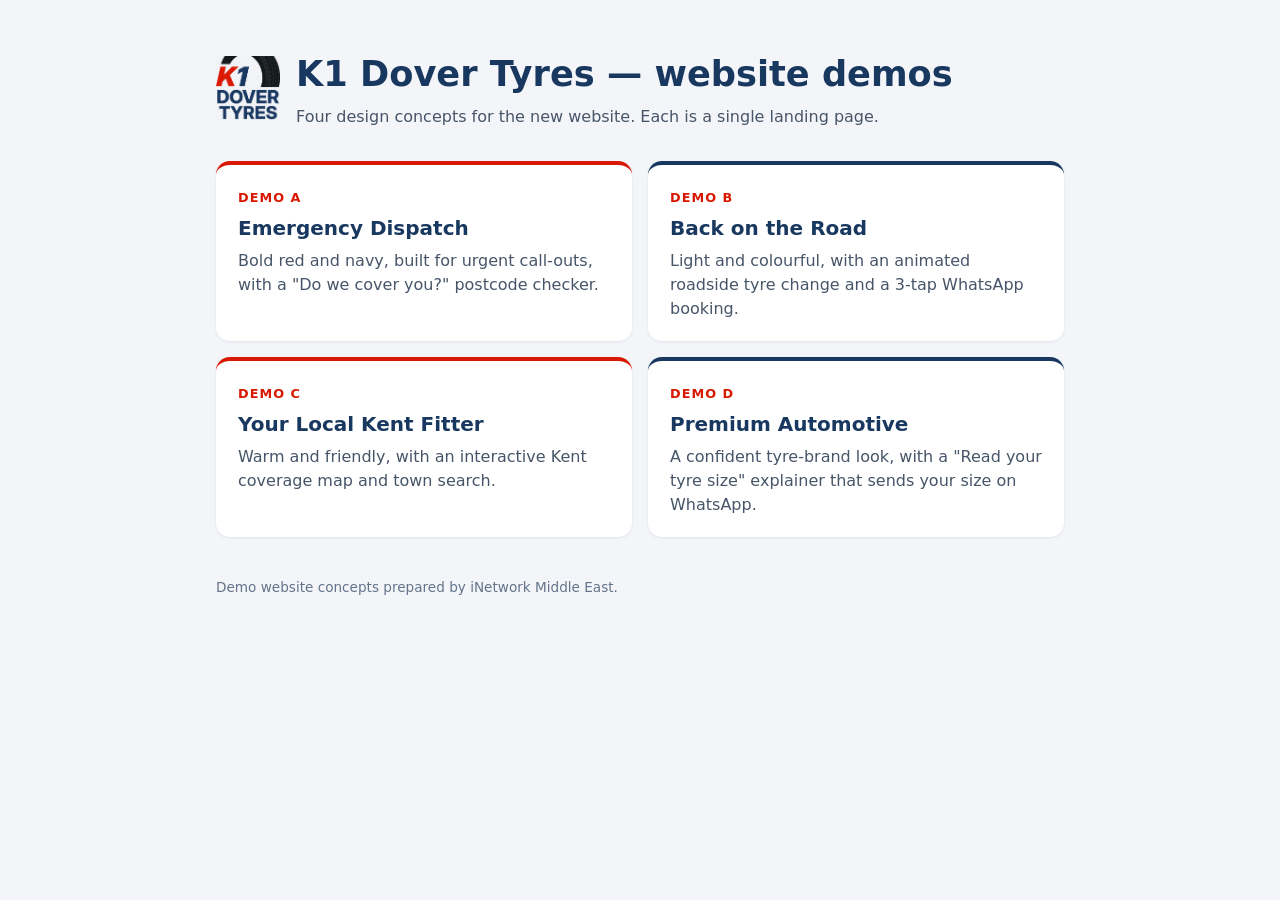
<file: index.html>
<!doctype html>
<html lang="en-GB">
<head>
<meta charset="utf-8">
<meta name="viewport" content="width=device-width, initial-scale=1">
<title>K1 Dover Tyres — Website Demos</title>
<meta name="robots" content="noindex">
<link rel="icon" href="demo-a/assets/img/logo-cropped-270.webp">
<style>
  :root { --red:#D81800; --navy:#183860; --ink:#101818; --grey:#F3F5F8; }
  * { box-sizing:border-box; }
  body { margin:0; font:16px/1.5 system-ui, -apple-system, "Segoe UI", Roboto, sans-serif; color:var(--ink); background:var(--grey); }
  main { max-width:880px; margin:0 auto; padding:48px 16px; }
  header { display:flex; align-items:center; gap:16px; margin-bottom:32px; }
  header img { width:64px; height:auto; }
  h1 { margin:0; font-size:clamp(1.5rem,4vw,2.2rem); color:var(--navy); }
  p.lead { margin:4px 0 0; color:#475569; }
  ul { list-style:none; margin:0; padding:0; display:grid; gap:16px; grid-template-columns:repeat(auto-fit,minmax(min(100%,380px),1fr)); }
  a.card { display:block; height:100%; padding:20px 22px; background:#fff; border-radius:14px; border-top:4px solid var(--red); color:inherit; text-decoration:none; box-shadow:0 1px 3px rgba(16,24,24,.08); transition:transform .15s, box-shadow .15s; }
  li:nth-child(even) a.card { border-top-color:var(--navy); }
  a.card:hover, a.card:focus-visible { transform:translateY(-2px); box-shadow:0 8px 24px rgba(16,24,24,.12); outline:none; }
  a.card:focus-visible { outline:3px solid var(--navy); outline-offset:2px; }
  .tag { font-size:.8rem; font-weight:700; letter-spacing:.08em; text-transform:uppercase; color:var(--red); }
  h2 { margin:4px 0 6px; font-size:1.25rem; color:var(--navy); }
  .card p { margin:0; color:#475569; }
  footer { margin-top:40px; font-size:.85rem; color:#64748b; }
  @media (prefers-reduced-motion: reduce) { a.card { transition:none; } }
</style>
</head>
<body>
<main>
  <header>
    <img src="demo-a/assets/img/logo-cropped-270.webp" alt="K1 Dover Tyres logo" width="64" height="64">
    <div>
      <h1>K1 Dover Tyres — website demos</h1>
      <p class="lead">Four design concepts for the new website. Each is a single landing page.</p>
    </div>
  </header>
  <ul>
    <li><a class="card" href="demo-a/"><span class="tag">Demo A</span><h2>Emergency Dispatch</h2><p>Bold red and navy, built for urgent call-outs, with a "Do we cover you?" postcode checker.</p></a></li>
    <li><a class="card" href="demo-b/"><span class="tag">Demo B</span><h2>Back on the Road</h2><p>Light and colourful, with an animated roadside tyre change and a 3-tap WhatsApp booking.</p></a></li>
    <li><a class="card" href="demo-c/"><span class="tag">Demo C</span><h2>Your Local Kent Fitter</h2><p>Warm and friendly, with an interactive Kent coverage map and town search.</p></a></li>
    <li><a class="card" href="demo-d/"><span class="tag">Demo D</span><h2>Premium Automotive</h2><p>A confident tyre-brand look, with a "Read your tyre size" explainer that sends your size on WhatsApp.</p></a></li>
  </ul>
  <footer>Demo website concepts prepared by iNetwork Middle East.</footer>
</main>
</body>
</html>
</file>
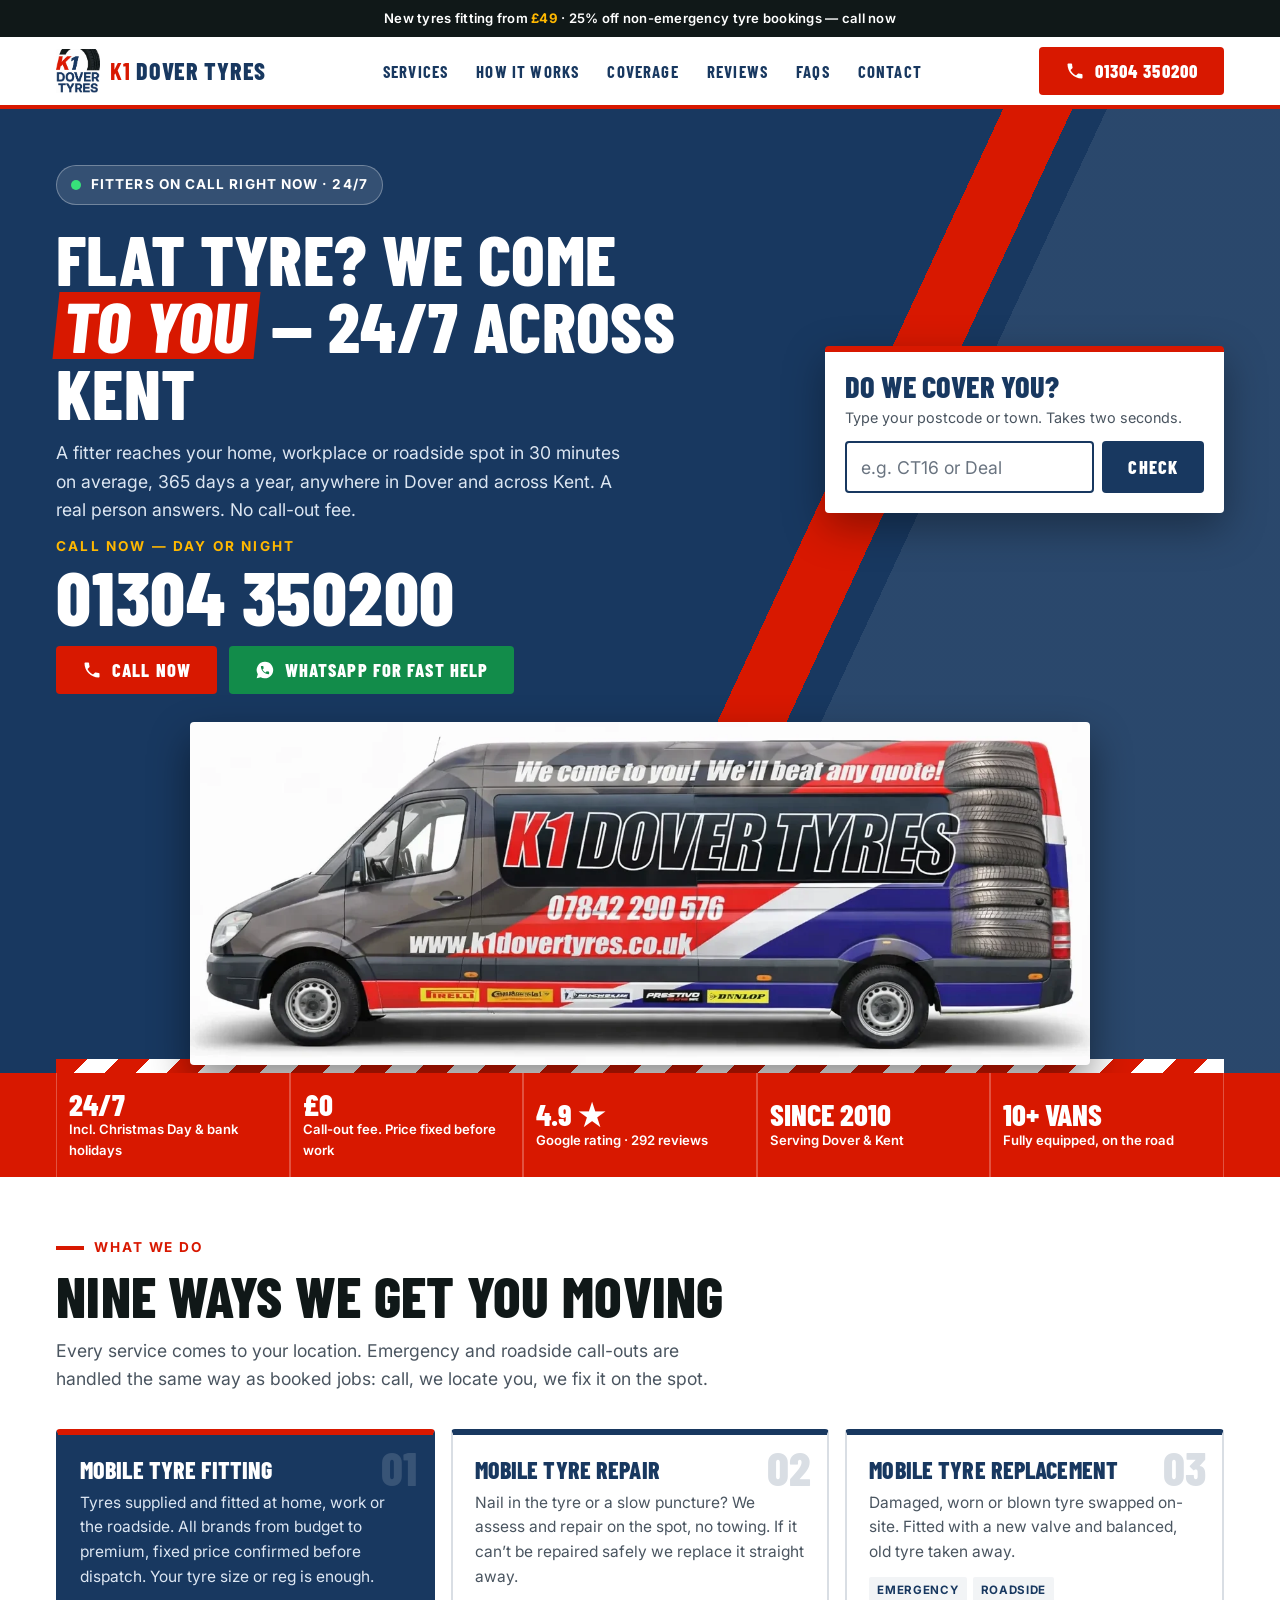
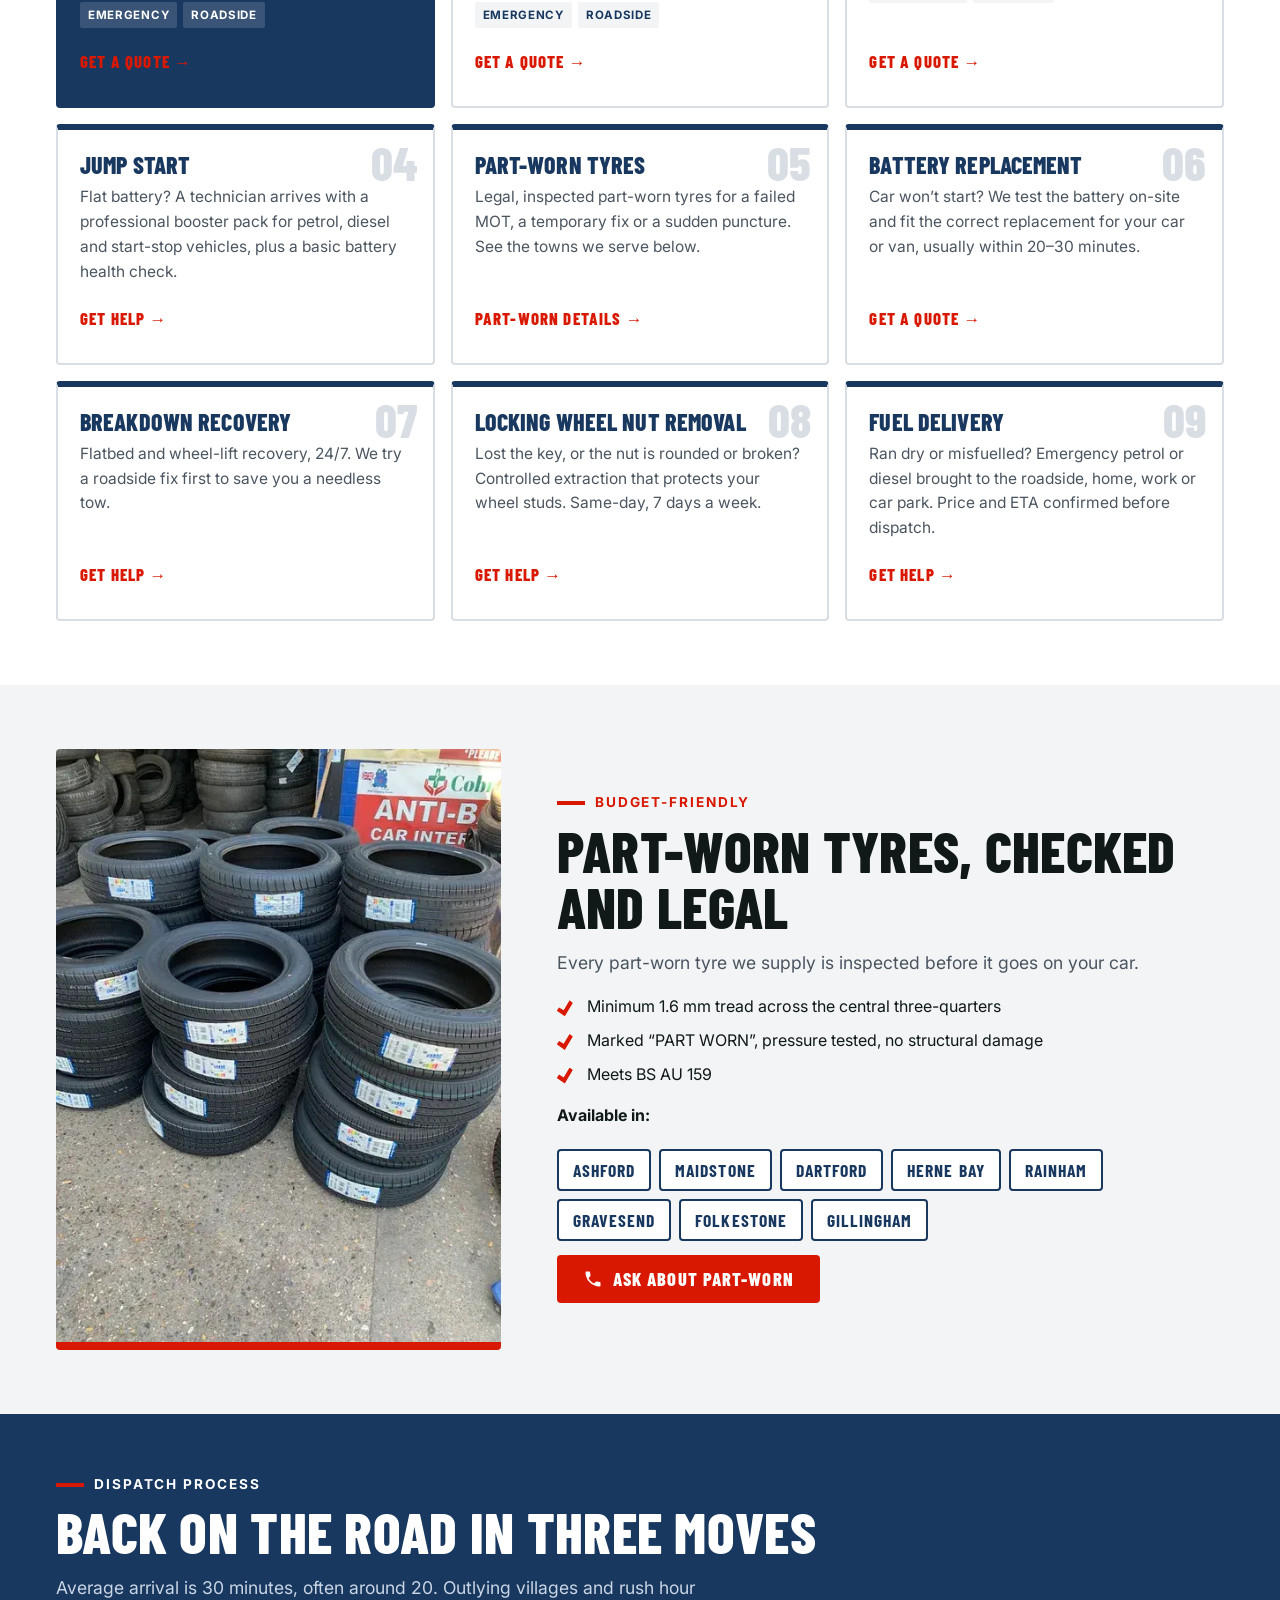
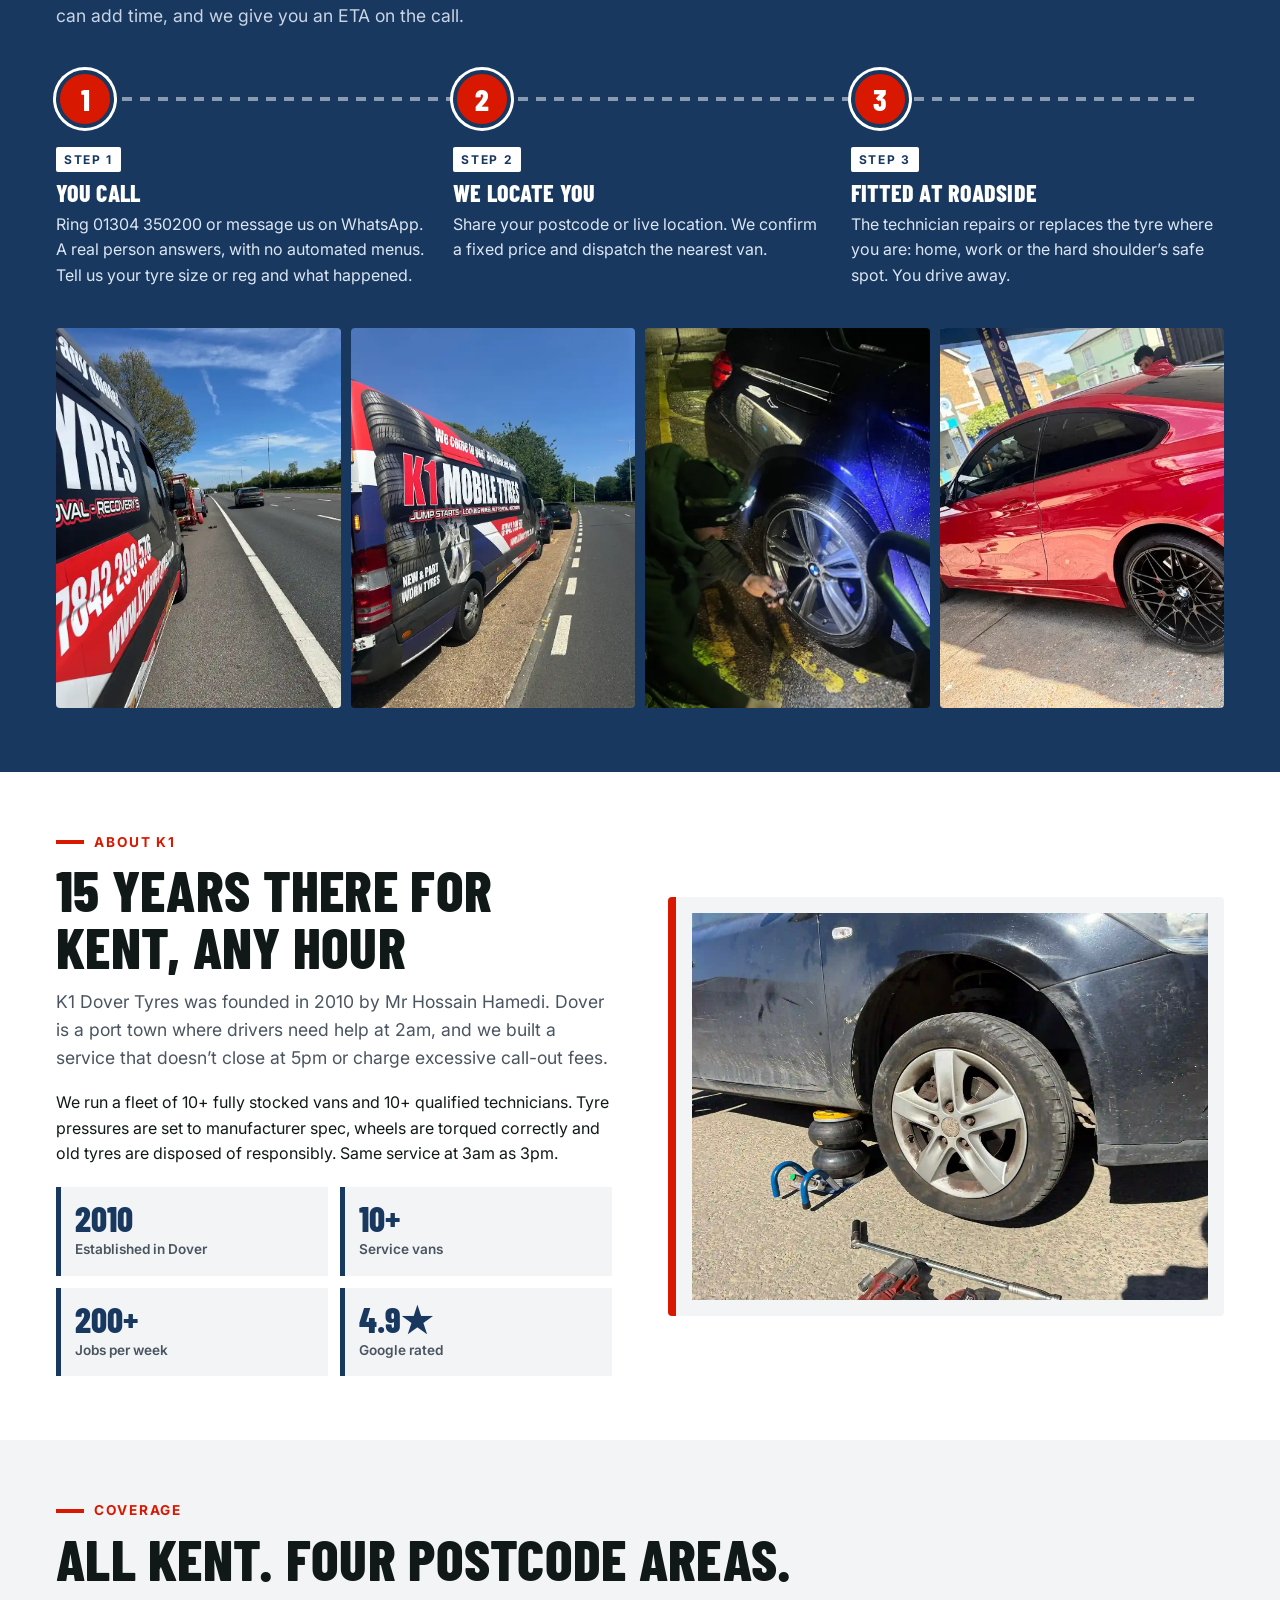
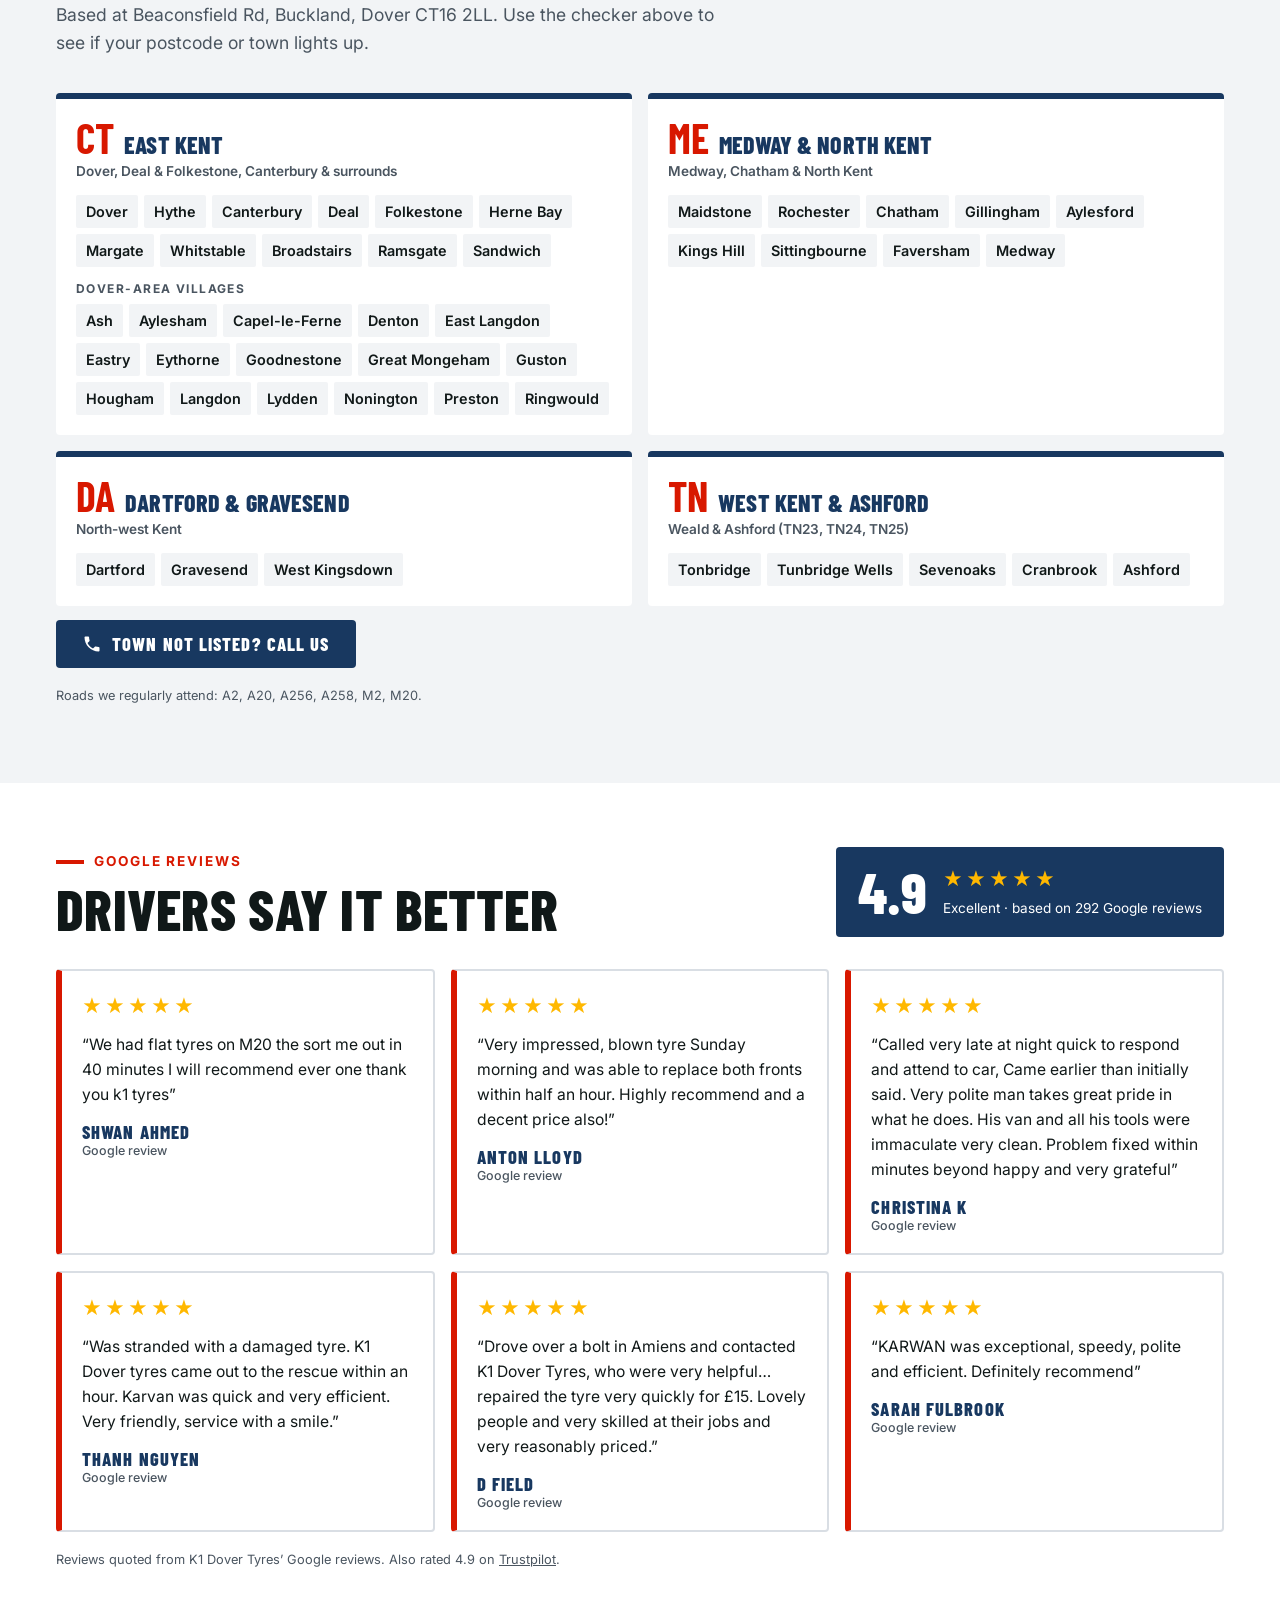
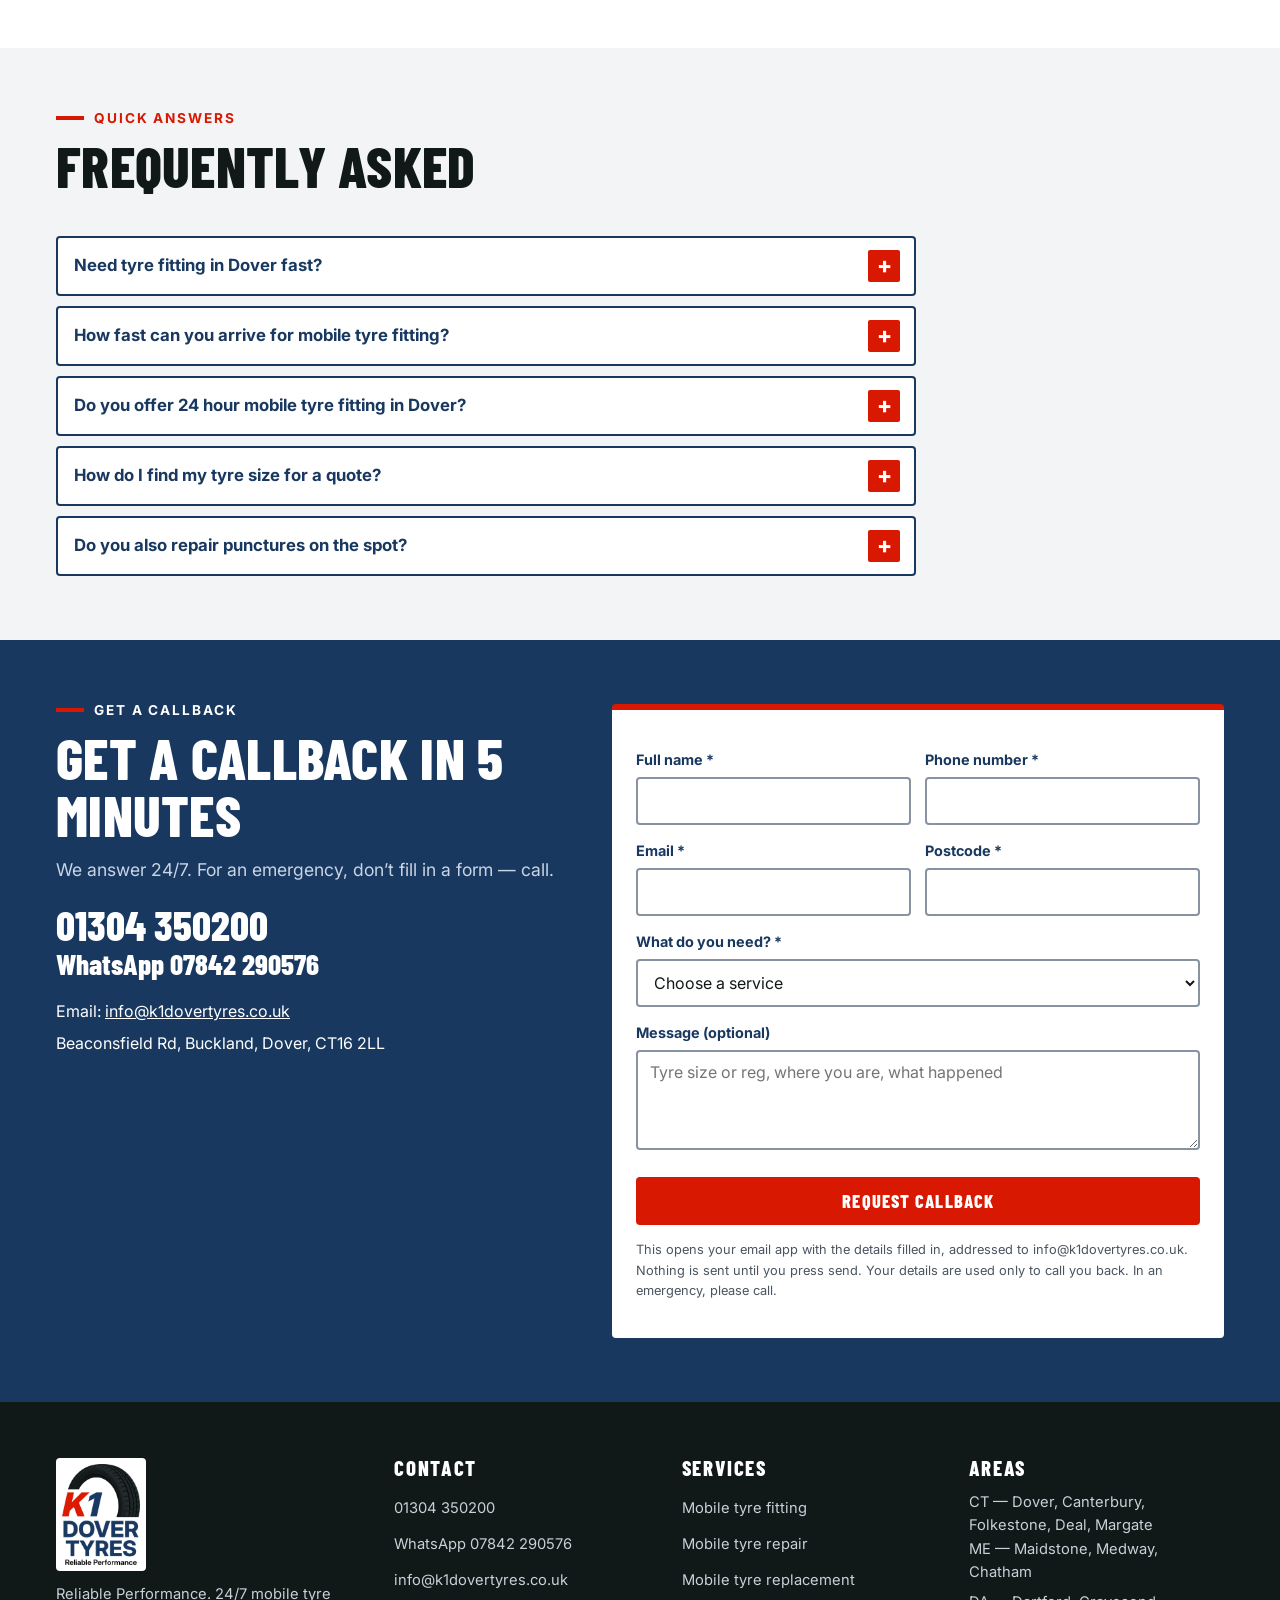
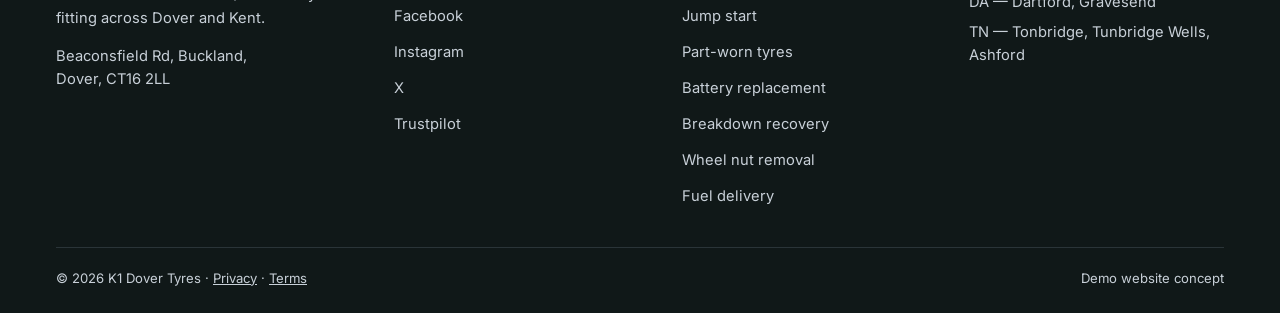
<file: demo-a/index.html>
<!doctype html>
<html lang="en-GB">
<head>
<meta charset="utf-8">
<meta name="viewport" content="width=device-width,initial-scale=1">
<title>K1 Dover Tyres | 24/7 Mobile Tyre Fitting Dover &amp; Kent</title>
<meta name="description" content="Flat tyre? K1 Dover Tyres comes to you 24/7 across Kent, including Christmas Day. No call-out fee, rated 4.9 on Google. Call 01304 350200.">
<meta name="theme-color" content="#D81800">
<link rel="icon" type="image/webp" href="assets/img/logo-cropped-270.webp">
<link rel="apple-touch-icon" href="assets/img/logo-cropped-270.webp">
<meta property="og:type" content="website">
<meta property="og:title" content="K1 Dover Tyres | 24/7 Mobile Tyre Fitting in Kent">
<meta property="og:description" content="Flat tyre? We come to you, day or night, across Kent. No call-out fee. Call 01304 350200.">
<meta property="og:image" content="assets/img/van-crop.webp">
<meta property="og:locale" content="en_GB">
<link rel="preconnect" href="https://fonts.googleapis.com">
<link rel="preconnect" href="https://fonts.gstatic.com" crossorigin>
<link href="https://fonts.googleapis.com/css2?family=Barlow+Condensed:wght@700;800&family=Inter:wght@400;600;700&display=swap" rel="stylesheet">
<link rel="preload" as="image" href="assets/img/van-crop.webp">
<link rel="stylesheet" href="assets/css/style.css">
<script>document.documentElement.classList.add('js')</script>
<script type="application/ld+json">
{
 "@context":"https://schema.org",
 "@type":["AutomotiveBusiness","LocalBusiness"],
 "name":"K1 Dover Tyres",
 "description":"24/7 mobile tyre fitting, repair and replacement across Dover and Kent.",
 "image":"assets/img/van-crop.webp",
 "logo":"assets/img/logo-k1-dover-tyres.webp",
 "telephone":"+441304350200",
 "email":"info@k1dovertyres.co.uk",
 "address":{"@type":"PostalAddress","streetAddress":"Beaconsfield Rd, Buckland","addressLocality":"Dover","postalCode":"CT16 2LL","addressCountry":"GB"},
 "openingHoursSpecification":{"@type":"OpeningHoursSpecification","dayOfWeek":["Monday","Tuesday","Wednesday","Thursday","Friday","Saturday","Sunday"],"opens":"00:00","closes":"23:59"},
 "areaServed":["Dover","Hythe","Canterbury","Deal","Folkestone","Herne Bay","Margate","Whitstable","Broadstairs","Ramsgate","Maidstone","Rochester","Chatham","Gillingham","Aylesford","Kings Hill","Sittingbourne","Faversham","Dartford","Gravesend","Tonbridge","Tunbridge Wells","Sevenoaks","Cranbrook","Ashford","Kent"],
 "foundingDate":"2010",
 "founder":{"@type":"Person","name":"Hossain Hamedi"},
 "sameAs":["https://www.facebook.com/k1mobiletyre","https://www.instagram.com/k1dovertyres.uk/","https://x.com/k1dovertyres","https://www.trustpilot.com/review/k1dovertyres.co.uk"],
 "aggregateRating":{"@type":"AggregateRating","ratingValue":"4.9","reviewCount":"292","bestRating":"5"}
}
</script>
</head>
<body>
<svg width="0" height="0" style="position:absolute" aria-hidden="true">
 <symbol id="i-phone" viewBox="0 0 24 24"><path fill="currentColor" d="M6.62 10.79c1.44 2.83 3.76 5.14 6.59 6.59l2.2-2.2c.27-.27.67-.36 1.02-.24 1.12.37 2.33.57 3.57.57.55 0 1 .45 1 1V20c0 .55-.45 1-1 1-9.39 0-17-7.61-17-17 0-.55.45-1 1-1h3.5c.55 0 1 .45 1 1 0 1.25.2 2.45.57 3.57.11.35.03.74-.25 1.02l-2.2 2.2z"/></symbol>
 <symbol id="i-wa" viewBox="0 0 24 24"><path fill="currentColor" d="M12 2a10 10 0 0 0-8.6 15.1L2 22l4.9-1.3A10 10 0 1 0 12 2z"/><path fill="#128C4A" transform="translate(5.4 5.4) scale(.55)" d="M6.62 10.79c1.44 2.83 3.76 5.14 6.59 6.59l2.2-2.2c.27-.27.67-.36 1.02-.24 1.12.37 2.33.57 3.57.57.55 0 1 .45 1 1V20c0 .55-.45 1-1 1-9.39 0-17-7.61-17-17 0-.55.45-1 1-1h3.5c.55 0 1 .45 1 1 0 1.25.2 2.45.57 3.57.11.35.03.74-.25 1.02l-2.2 2.2z"/></symbol>
 <symbol id="i-form" viewBox="0 0 24 24"><path fill="currentColor" d="M4 3h16a1 1 0 0 1 1 1v13a1 1 0 0 1-1 1H8l-5 4V4a1 1 0 0 1 1-1zm3 5v2h10V8zm0 4v2h7v-2z"/></symbol>
</svg>
<a class="skip" href="#main">Skip to main content</a>
<div class="topbar">New tyres fitting from <b>&pound;49</b> &middot; 25% off non-emergency tyre bookings &mdash; call now</div>

<header class="site" id="top">
 <div class="wrap hd">
  <a class="brand" href="#top" aria-label="K1 Dover Tyres home"><img src="assets/img/logo-cropped-270.webp" width="44" height="44" alt=""><span><b>K1</b> Dover Tyres</span></a>
  <nav class="main" id="nav" aria-label="Main">
   <ul>
    <li><a href="#services">Services</a></li>
    <li><a href="#how">How it works</a></li>
    <li><a href="#coverage">Coverage</a></li>
    <li><a href="#reviews">Reviews</a></li>
    <li><a href="#faq">FAQs</a></li>
    <li><a href="#quote">Contact</a></li>
   </ul>
  </nav>
  <a class="btn btn-red hd-call" href="tel:01304350200"><svg aria-hidden="true"><use href="#i-phone"/></svg>01304 350200</a>
  <button class="menu-btn" aria-expanded="false" aria-controls="nav" aria-label="Menu"><span></span></button>
 </div>
</header>

<main id="main">
<section class="hero" aria-labelledby="h1">
 <div class="wrap">
  <div class="hero-grid">
   <div>
    <div class="live"><i></i> Fitters on call right now &middot; 24/7</div>
    <h1 id="h1">Flat tyre? We come <em>to you</em> &mdash; 24/7 across Kent</h1>
    <p class="sub">A fitter reaches your home, workplace or roadside spot in 30 minutes on average, 365 days a year, anywhere in Dover and across Kent. A real person answers. No call-out fee.</p>
    <a class="bigphone" href="tel:01304350200"><small>Call now &mdash; day or night</small>01304 350200</a>
    <div class="cta-row">
     <a class="btn btn-red" href="tel:01304350200"><svg aria-hidden="true"><use href="#i-phone"/></svg>Call now</a>
     <a class="btn btn-wa" href="https://wa.me/447842290576" target="_blank" rel="noopener"><svg aria-hidden="true"><use href="#i-wa"/></svg>WhatsApp for fast help</a>
    </div>
   </div>
   <div class="checker" role="search" aria-labelledby="chk-h">
    <h2 id="chk-h">Do we cover you?</h2>
    <p class="hint">Type your postcode or town. Takes two seconds.</p>
    <form id="chk" novalidate>
     <label class="sr" for="chk-in">Postcode or town</label>
     <input id="chk-in" name="q" type="text" placeholder="e.g. CT16 or Deal" autocomplete="postal-code" enterkeyhint="search">
     <button class="btn btn-navy" type="submit">Check</button>
    </form>
    <div class="result" id="chk-out" role="status" aria-live="polite"></div>
   </div>
   <div class="hero-van">
    <img src="assets/img/van-crop.webp" width="1420" height="540" alt="K1 Dover Tyres branded Sprinter van with tyre stack livery">
   </div>
  </div>
 </div>
</section>

<section class="trust" aria-label="Why drivers trust K1">
 <div class="wrap"><ul>
  <li><b>24/7</b><span>Incl. Christmas Day &amp; bank holidays</span></li>
  <li><b>&pound;0</b><span>Call-out fee. Price fixed before work</span></li>
  <li><b>4.9 &#9733;</b><span>Google rating &middot; 292 reviews</span></li>
  <li><b>Since 2010</b><span>Serving Dover &amp; Kent</span></li>
  <li><b>10+ vans</b><span>Fully equipped, on the road</span></li>
 </ul></div>
</section>

<section class="section" id="services" aria-labelledby="sv-h">
 <div class="wrap">
  <div class="eyebrow">What we do</div>
  <h2 id="sv-h">Nine ways we get you moving</h2>
  <p class="lead" style="margin-top:14px">Every service comes to your location. Emergency and roadside call-outs are handled the same way as booked jobs: call, we locate you, we fix it on the spot.</p>
  <div class="sv-grid">
   <article class="sv feature" data-reveal><span class="n">01</span><h3>Mobile tyre fitting</h3><p>Tyres supplied and fitted at home, work or the roadside. All brands from budget to premium, fixed price confirmed before dispatch. Your tyre size or reg is enough.</p><div class="tags"><span class="tag">Emergency</span><span class="tag">Roadside</span></div><a class="more" href="#quote">Get a quote &rarr;</a></article>
   <article class="sv" data-reveal style="--d:.05s"><span class="n">02</span><h3>Mobile tyre repair</h3><p>Nail in the tyre or a slow puncture? We assess and repair on the spot, no towing. If it can&rsquo;t be repaired safely we replace it straight away.</p><div class="tags"><span class="tag">Emergency</span><span class="tag">Roadside</span></div><a class="more" href="#quote">Get a quote &rarr;</a></article>
   <article class="sv" data-reveal style="--d:.1s"><span class="n">03</span><h3>Mobile tyre replacement</h3><p>Damaged, worn or blown tyre swapped on-site. Fitted with a new valve and balanced, old tyre taken away.</p><div class="tags"><span class="tag">Emergency</span><span class="tag">Roadside</span></div><a class="more" href="#quote">Get a quote &rarr;</a></article>
   <article class="sv" data-reveal><span class="n">04</span><h3>Jump start</h3><p>Flat battery? A technician arrives with a professional booster pack for petrol, diesel and start-stop vehicles, plus a basic battery health check.</p><a class="more" href="#quote">Get help &rarr;</a></article>
   <article class="sv" data-reveal style="--d:.05s"><span class="n">05</span><h3>Part-worn tyres</h3><p>Legal, inspected part-worn tyres for a failed MOT, a temporary fix or a sudden puncture. See the towns we serve below.</p><a class="more" href="#part-worn">Part-worn details &rarr;</a></article>
   <article class="sv" data-reveal style="--d:.1s"><span class="n">06</span><h3>Battery replacement</h3><p>Car won&rsquo;t start? We test the battery on-site and fit the correct replacement for your car or van, usually within 20&ndash;30 minutes.</p><a class="more" href="#quote">Get a quote &rarr;</a></article>
   <article class="sv" data-reveal><span class="n">07</span><h3>Breakdown recovery</h3><p>Flatbed and wheel-lift recovery, 24/7. We try a roadside fix first to save you a needless tow.</p><a class="more" href="#quote">Get help &rarr;</a></article>
   <article class="sv" data-reveal style="--d:.05s"><span class="n">08</span><h3>Locking wheel nut removal</h3><p>Lost the key, or the nut is rounded or broken? Controlled extraction that protects your wheel studs. Same-day, 7 days a week.</p><a class="more" href="#quote">Get help &rarr;</a></article>
   <article class="sv" data-reveal style="--d:.1s"><span class="n">09</span><h3>Fuel delivery</h3><p>Ran dry or misfuelled? Emergency petrol or diesel brought to the roadside, home, work or car park. Price and ETA confirmed before dispatch.</p><a class="more" href="#quote">Get help &rarr;</a></article>
  </div>
 </div>
</section>

<section class="section pw" id="part-worn" aria-labelledby="pw-h">
 <div class="wrap pw-grid">
  <img src="assets/img/tyres-we-supply.webp" width="505" height="673" loading="lazy" alt="Tyres supplied and fitted by K1 Dover Tyres">
  <div data-reveal>
   <div class="eyebrow">Budget-friendly</div>
   <h2 id="pw-h">Part-worn tyres, checked and legal</h2>
   <p class="lead" style="margin-top:14px">Every part-worn tyre we supply is inspected before it goes on your car.</p>
   <ul class="checks">
    <li>Minimum 1.6 mm tread across the central three-quarters</li>
    <li>Marked &ldquo;PART WORN&rdquo;, pressure tested, no structural damage</li>
    <li>Meets BS AU 159</li>
   </ul>
   <p><strong>Available in:</strong></p>
   <ul class="towns"><li>Ashford</li><li>Maidstone</li><li>Dartford</li><li>Herne Bay</li><li>Rainham</li><li>Gravesend</li><li>Folkestone</li><li>Gillingham</li></ul>
   <div class="cta-row"><a class="btn btn-red" href="tel:01304350200"><svg aria-hidden="true"><use href="#i-phone"/></svg>Ask about part-worn</a></div>
  </div>
 </div>
</section>

<section class="section how dark" id="how" aria-labelledby="how-h">
 <div class="wrap">
  <div class="eyebrow">Dispatch process</div>
  <h2 id="how-h">Back on the road in three moves</h2>
  <p class="lead" style="margin-top:14px">Average arrival is 30 minutes, often around 20. Outlying villages and rush hour can add time, and we give you an ETA on the call.</p>
  <ol class="timeline">
   <li data-reveal><span class="t">Step 1</span><h3>You call</h3><p>Ring 01304 350200 or message us on WhatsApp. A real person answers, with no automated menus. Tell us your tyre size or reg and what happened.</p></li>
   <li data-reveal style="--d:.12s"><span class="t">Step 2</span><h3>We locate you</h3><p>Share your postcode or live location. We confirm a fixed price and dispatch the nearest van.</p></li>
   <li data-reveal style="--d:.24s"><span class="t">Step 3</span><h3>Fitted at roadside</h3><p>The technician repairs or replaces the tyre where you are: home, work or the hard shoulder&rsquo;s safe spot. You drive away.</p></li>
  </ol>
  <div class="photos">
   <img src="assets/img/fitting-roadside.webp" width="765" height="1020" loading="lazy" alt="Mobile tyre fitting at the roadside">
   <img src="assets/img/emergency-tyre-fitting.webp" width="765" height="1020" loading="lazy" alt="Emergency tyre fitting call-out">
   <img src="assets/img/fitting-late-night.webp" width="574" height="1020" loading="lazy" alt="Late-night tyre call-out">
   <img src="assets/img/mobile-tyre-repair.webp" width="825" height="619" loading="lazy" alt="Puncture being repaired on-site">
  </div>
 </div>
</section>

<section class="section" id="about" aria-labelledby="ab-h">
 <div class="wrap about-grid">
  <div data-reveal>
   <div class="eyebrow">About K1</div>
   <h2 id="ab-h">15 years there for Kent, any hour</h2>
   <p class="lead" style="margin-top:14px">K1 Dover Tyres was founded in 2010 by Mr Hossain Hamedi. Dover is a port town where drivers need help at 2am, and we built a service that doesn&rsquo;t close at 5pm or charge excessive call-out fees.</p>
   <p>We run a fleet of 10+ fully stocked vans and 10+ qualified technicians. Tyre pressures are set to manufacturer spec, wheels are torqued correctly and old tyres are disposed of responsibly. Same service at 3am as 3pm.</p>
   <div class="facts">
    <div><b>2010</b><span>Established in Dover</span></div>
    <div><b>10+</b><span>Service vans</span></div>
    <div><b>200+</b><span>Jobs per week</span></div>
    <div><b>4.9&#9733;</b><span>Google rated</span></div>
   </div>
  </div>
  <figure data-reveal><img src="assets/img/fitting-wheel-change-lifted.webp" width="2048" height="1536" loading="lazy" alt="Technician changing a wheel on a lifted car at the customer's location"></figure>
 </div>
</section>

<section class="section cov" id="coverage" aria-labelledby="cv-h">
 <div class="wrap">
  <div class="eyebrow">Coverage</div>
  <h2 id="cv-h">All Kent. Four postcode areas.</h2>
  <p class="lead" style="margin-top:14px">Based at Beaconsfield Rd, Buckland, Dover CT16 2LL. Use the checker above to see if your postcode or town lights up.</p>
  <div class="cov-grid" id="cov-grid">
   <div class="area" data-pc="CT"><h3><b>CT</b> East Kent</h3><div class="sm">Dover, Deal &amp; Folkestone, Canterbury &amp; surrounds</div>
    <ul><li>Dover</li><li>Hythe</li><li>Canterbury</li><li>Deal</li><li>Folkestone</li><li>Herne Bay</li><li>Margate</li><li>Whitstable</li><li>Broadstairs</li><li>Ramsgate</li><li>Sandwich</li></ul>
    <h4>Dover-area villages</h4>
    <ul><li>Ash</li><li>Aylesham</li><li>Capel-le-Ferne</li><li>Denton</li><li>East Langdon</li><li>Eastry</li><li>Eythorne</li><li>Goodnestone</li><li>Great Mongeham</li><li>Guston</li><li>Hougham</li><li>Langdon</li><li>Lydden</li><li>Nonington</li><li>Preston</li><li>Ringwould</li></ul></div>
   <div class="area" data-pc="ME"><h3><b>ME</b> Medway &amp; North Kent</h3><div class="sm">Medway, Chatham &amp; North Kent</div>
    <ul><li>Maidstone</li><li>Rochester</li><li>Chatham</li><li>Gillingham</li><li>Aylesford</li><li>Kings Hill</li><li>Sittingbourne</li><li>Faversham</li><li>Medway</li></ul></div>
   <div class="area" data-pc="DA"><h3><b>DA</b> Dartford &amp; Gravesend</h3><div class="sm">North-west Kent</div>
    <ul><li>Dartford</li><li>Gravesend</li><li>West Kingsdown</li></ul></div>
   <div class="area" data-pc="TN"><h3><b>TN</b> West Kent &amp; Ashford</h3><div class="sm">Weald &amp; Ashford (TN23, TN24, TN25)</div>
    <ul><li>Tonbridge</li><li>Tunbridge Wells</li><li>Sevenoaks</li><li>Cranbrook</li><li>Ashford</li></ul></div>
  </div>
  <div class="cta-row"><a class="btn btn-navy" href="tel:01304350200"><svg aria-hidden="true"><use href="#i-phone"/></svg>Town not listed? Call us</a></div>
  <p class="note">Roads we regularly attend: A2, A20, A256, A258, M2, M20.</p>
 </div>
</section>

<section class="section" id="reviews" aria-labelledby="rv-h">
 <div class="wrap">
  <div class="rv-head">
   <div><div class="eyebrow">Google reviews</div><h2 id="rv-h">Drivers say it better</h2></div>
   <div class="score"><b>4.9</b><div><div class="stars" aria-label="5 stars">&#9733;&#9733;&#9733;&#9733;&#9733;</div><span>Excellent &middot; based on 292 Google reviews</span></div></div>
  </div>
  <div class="rv-grid">
   <figure class="rv" data-reveal><div class="stars" aria-hidden="true">&#9733;&#9733;&#9733;&#9733;&#9733;</div><blockquote>&ldquo;We had flat tyres on M20 the sort me out in 40 minutes I will recommend ever one thank you k1 tyres&rdquo;</blockquote><figcaption>Shwan Ahmed<small>Google review</small></figcaption></figure>
   <figure class="rv" data-reveal style="--d:.05s"><div class="stars" aria-hidden="true">&#9733;&#9733;&#9733;&#9733;&#9733;</div><blockquote>&ldquo;Very impressed, blown tyre Sunday morning and was able to replace both fronts within half an hour. Highly recommend and a decent price also!&rdquo;</blockquote><figcaption>Anton Lloyd<small>Google review</small></figcaption></figure>
   <figure class="rv" data-reveal style="--d:.1s"><div class="stars" aria-hidden="true">&#9733;&#9733;&#9733;&#9733;&#9733;</div><blockquote>&ldquo;Called very late at night quick to respond and attend to car, Came earlier than initially said. Very polite man takes great pride in what he does. His van and all his tools were immaculate very clean. Problem fixed within minutes beyond happy and very grateful&rdquo;</blockquote><figcaption>Christina K<small>Google review</small></figcaption></figure>
   <figure class="rv" data-reveal><div class="stars" aria-hidden="true">&#9733;&#9733;&#9733;&#9733;&#9733;</div><blockquote>&ldquo;Was stranded with a damaged tyre. K1 Dover tyres came out to the rescue within an hour. Karvan was quick and very efficient. Very friendly, service with a smile.&rdquo;</blockquote><figcaption>Thanh Nguyen<small>Google review</small></figcaption></figure>
   <figure class="rv" data-reveal style="--d:.05s"><div class="stars" aria-hidden="true">&#9733;&#9733;&#9733;&#9733;&#9733;</div><blockquote>&ldquo;Drove over a bolt in Amiens and contacted K1 Dover Tyres, who were very helpful&hellip; repaired the tyre very quickly for &pound;15. Lovely people and very skilled at their jobs and very reasonably priced.&rdquo;</blockquote><figcaption>D Field<small>Google review</small></figcaption></figure>
   <figure class="rv" data-reveal style="--d:.1s"><div class="stars" aria-hidden="true">&#9733;&#9733;&#9733;&#9733;&#9733;</div><blockquote>&ldquo;KARWAN was exceptional, speedy, polite and efficient. Definitely recommend&rdquo;</blockquote><figcaption>Sarah Fulbrook<small>Google review</small></figcaption></figure>
  </div>
  <p class="note">Reviews quoted from K1 Dover Tyres&rsquo; Google reviews. Also rated 4.9 on <a href="https://www.trustpilot.com/review/k1dovertyres.co.uk" target="_blank" rel="noopener">Trustpilot</a>.</p>
 </div>
</section>

<section class="section faq" id="faq" aria-labelledby="fq-h">
 <div class="wrap">
  <div class="eyebrow">Quick answers</div>
  <h2 id="fq-h">Frequently asked</h2>
  <div class="acc" id="acc">
   <h3><button type="button" aria-expanded="false" aria-controls="p1" id="b1">Need tyre fitting in Dover fast?</button></h3>
   <div class="panel" id="p1" role="region" aria-labelledby="b1"><p>Book by phone or WhatsApp and a fitter comes to wherever you are.</p></div>
   <h3><button type="button" aria-expanded="false" aria-controls="p2" id="b2">How fast can you arrive for mobile tyre fitting?</button></h3>
   <div class="panel" id="p2" role="region" aria-labelledby="b2"><p>Most call-outs are reached within 30 minutes. Outlying villages and rush hour can add time, and we give you an ETA on the call.</p></div>
   <h3><button type="button" aria-expanded="false" aria-controls="p3" id="b3">Do you offer 24 hour mobile tyre fitting in Dover?</button></h3>
   <div class="panel" id="p3" role="region" aria-labelledby="b3"><p>Yes. It runs through the night, and an early-morning flat or midnight puncture is handled like a daytime call.</p></div>
   <h3><button type="button" aria-expanded="false" aria-controls="p4" id="b4">How do I find my tyre size for a quote?</button></h3>
   <div class="panel" id="p4" role="region" aria-labelledby="b4"><p>Look on the tyre sidewall, e.g. 205/55 R16 91V (width, profile, rim, load index, speed rating). Or just send us your registration.</p></div>
   <h3><button type="button" aria-expanded="false" aria-controls="p5" id="b5">Do you also repair punctures on the spot?</button></h3>
   <div class="panel" id="p5" role="region" aria-labelledby="b5"><p>Yes. We do puncture and leak repair on-site if the tyre is repairable. If not, we replace it straight away, with a new or budget tyre.</p></div>
  </div>
 </div>
</section>

<section class="section contact dark" id="quote" aria-labelledby="q-h">
 <div class="wrap ct-grid">
  <div class="ct-info">
   <div class="eyebrow">Get a callback</div>
   <h2 id="q-h">Get a callback in 5 minutes</h2>
   <p class="lead" style="margin-top:14px">We answer 24/7. For an emergency, don&rsquo;t fill in a form &mdash; call.</p>
   <a class="big" href="tel:01304350200">01304 350200</a>
   <a class="big" href="https://wa.me/447842290576" target="_blank" rel="noopener" style="font-size:1.8rem">WhatsApp 07842 290576</a>
   <ul>
    <li>Email: <a href="mailto:info@k1dovertyres.co.uk">info@k1dovertyres.co.uk</a></li>
    <li>Beaconsfield Rd, Buckland, Dover, CT16 2LL</li>
   </ul>
  </div>
  <form class="quote" id="qf" novalidate aria-labelledby="q-h">
   <div class="row">
    <div><label for="f-name">Full name *</label><input id="f-name" name="name" type="text" autocomplete="name" required><span class="err" id="e-name"></span></div>
    <div><label for="f-phone">Phone number *</label><input id="f-phone" name="phone" type="tel" autocomplete="tel" required><span class="err" id="e-phone"></span></div>
    <div><label for="f-email">Email *</label><input id="f-email" name="email" type="email" autocomplete="email" required><span class="err" id="e-email"></span></div>
    <div><label for="f-pc">Postcode *</label><input id="f-pc" name="postcode" type="text" autocomplete="postal-code" required><span class="err" id="e-pc"></span></div>
   </div>
   <label for="f-svc">What do you need? *</label>
   <select id="f-svc" name="service" required>
    <option value="">Choose a service</option>
    <option>Mobile Tyre Fitting Service</option><option>Mobile Tyre Replacement</option><option>Flat Tyre Repair Service</option><option>Puncture Repair Services</option><option>Wheel Nut Removal</option><option>Breakdown Recovery</option>
   </select><span class="err" id="e-svc"></span>
   <label for="f-msg">Message (optional)</label>
   <textarea id="f-msg" name="message" placeholder="Tyre size or reg, where you are, what happened"></textarea>
   <button class="btn btn-red" type="submit">Request callback</button>
   <p class="status" id="qs" role="status" aria-live="polite"></p>
   <p class="fine">This opens your email app with the details filled in, addressed to info@k1dovertyres.co.uk. Nothing is sent until you press send. Your details are used only to call you back. In an emergency, please call.</p>
  </form>
 </div>
</section>
</main>

<footer class="site">
 <div class="wrap">
  <div class="ft-grid">
   <div class="ft-brand"><img src="assets/img/logo-k1-dover-tyres.webp" width="90" height="116" loading="lazy" alt="K1 Dover Tyres logo"><p>Reliable Performance. 24/7 mobile tyre fitting across Dover and Kent.</p>
    <p>Beaconsfield Rd, Buckland,<br>Dover, CT16 2LL</p></div>
   <div><h2>Contact</h2><ul>
    <li><a href="tel:01304350200">01304 350200</a></li>
    <li><a href="https://wa.me/447842290576" target="_blank" rel="noopener">WhatsApp 07842 290576</a></li>
    <li><a href="mailto:info@k1dovertyres.co.uk">info@k1dovertyres.co.uk</a></li>
    <li><a href="https://www.facebook.com/k1mobiletyre" target="_blank" rel="noopener">Facebook</a></li>
    <li><a href="https://www.instagram.com/k1dovertyres.uk/" target="_blank" rel="noopener">Instagram</a></li>
    <li><a href="https://x.com/k1dovertyres" target="_blank" rel="noopener">X</a></li>
    <li><a href="https://www.trustpilot.com/review/k1dovertyres.co.uk" target="_blank" rel="noopener">Trustpilot</a></li></ul></div>
   <div><h2>Services</h2><ul>
    <li><a href="#services">Mobile tyre fitting</a></li><li><a href="#services">Mobile tyre repair</a></li><li><a href="#services">Mobile tyre replacement</a></li><li><a href="#services">Jump start</a></li><li><a href="#part-worn">Part-worn tyres</a></li><li><a href="#services">Battery replacement</a></li><li><a href="#services">Breakdown recovery</a></li><li><a href="#services">Wheel nut removal</a></li><li><a href="#services">Fuel delivery</a></li></ul></div>
   <div><h2>Areas</h2><ul>
    <li><a href="#coverage">CT &mdash; Dover, Canterbury, Folkestone, Deal, Margate</a></li>
    <li><a href="#coverage">ME &mdash; Maidstone, Medway, Chatham</a></li>
    <li><a href="#coverage">DA &mdash; Dartford, Gravesend</a></li>
    <li><a href="#coverage">TN &mdash; Tonbridge, Tunbridge Wells, Ashford</a></li></ul></div>
  </div>
  <div class="ft-bot">
   <span>&copy; <span data-year>2026</span> K1 Dover Tyres &middot; <a href="https://k1dovertyres.co.uk/privacy-policy/" target="_blank" rel="noopener">Privacy</a> &middot; <a href="https://k1dovertyres.co.uk/terms-conditions/" target="_blank" rel="noopener">Terms</a></span>
   <span>Demo website concept</span>
  </div>
 </div>
</footer>

<div class="sticky" aria-label="Quick contact">
 <a class="c" href="tel:01304350200"><svg aria-hidden="true"><use href="#i-phone"/></svg>Call</a>
 <a class="w" href="https://wa.me/447842290576" target="_blank" rel="noopener"><svg aria-hidden="true"><use href="#i-wa"/></svg>WhatsApp</a>
 <a class="q" href="#quote"><svg aria-hidden="true"><use href="#i-form"/></svg>Quote</a>
</div>
<script src="assets/js/main.js" defer></script>
</body>
</html>
</file>
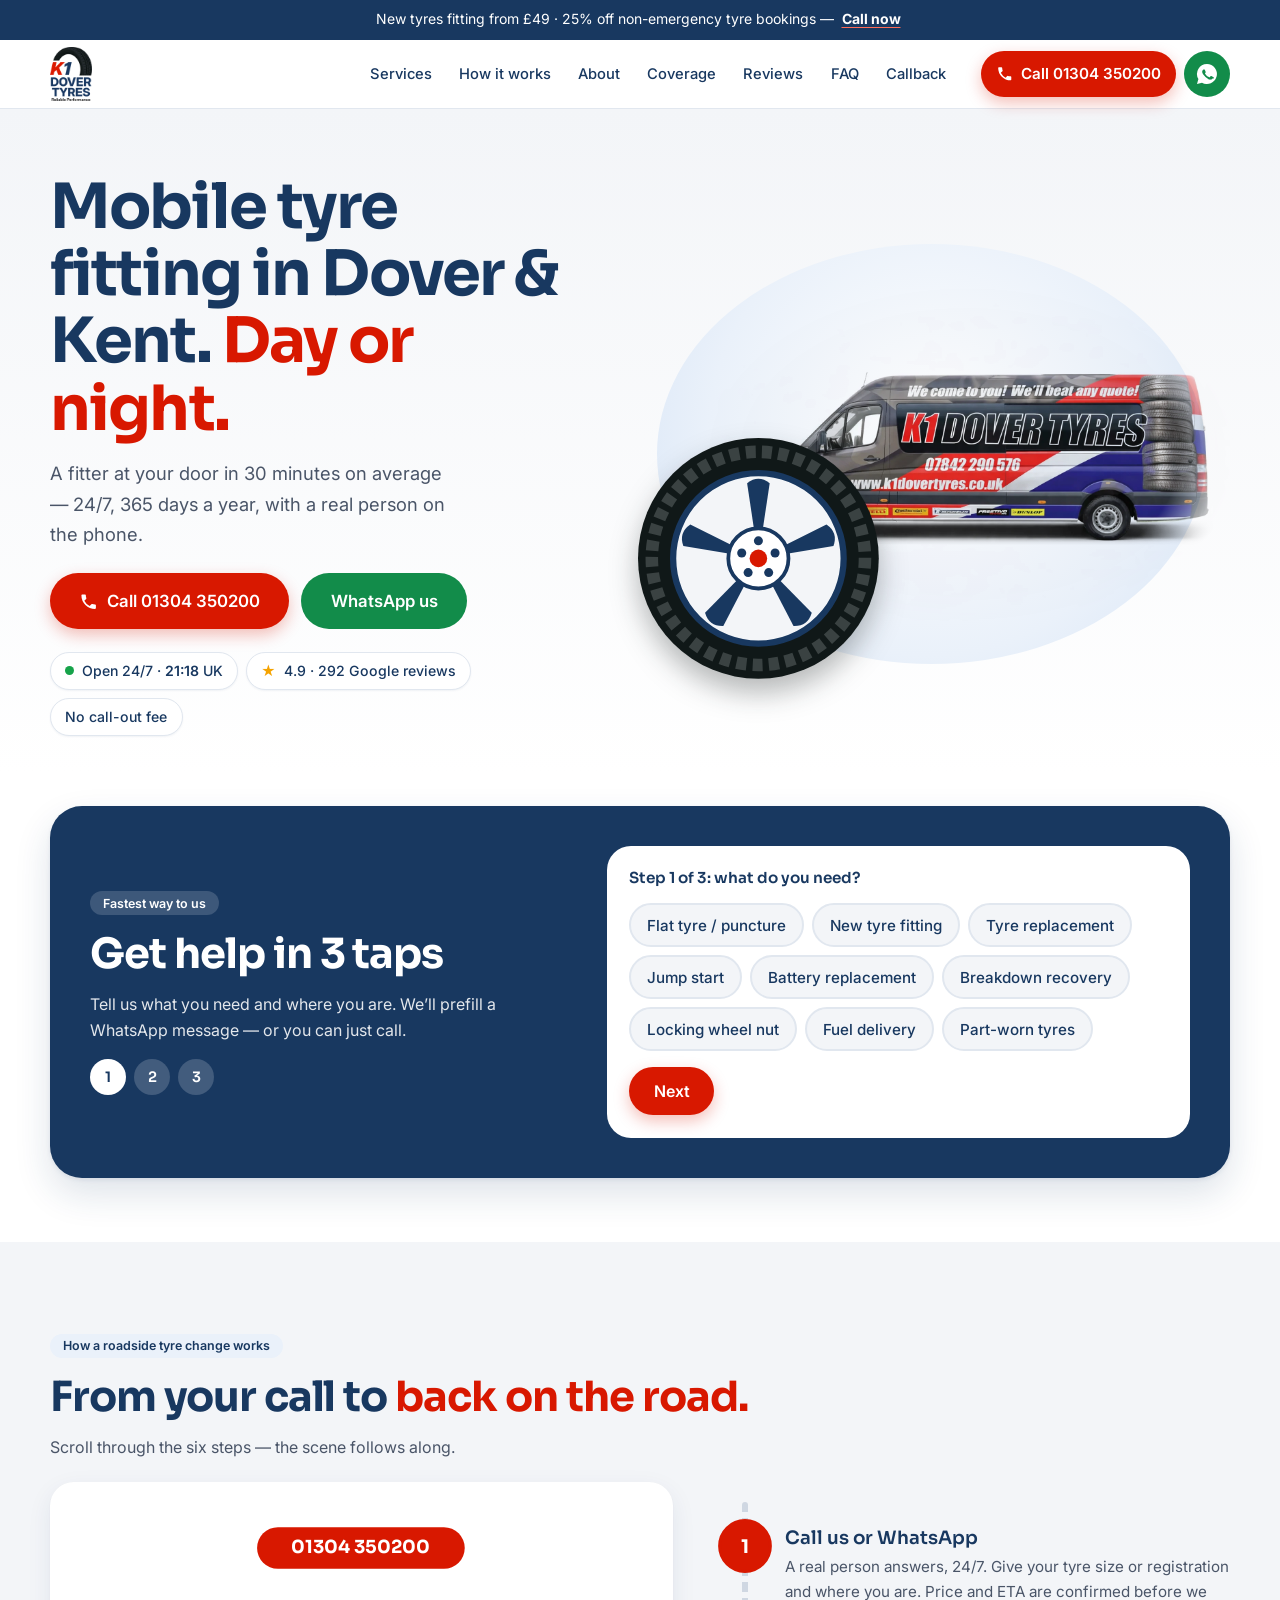
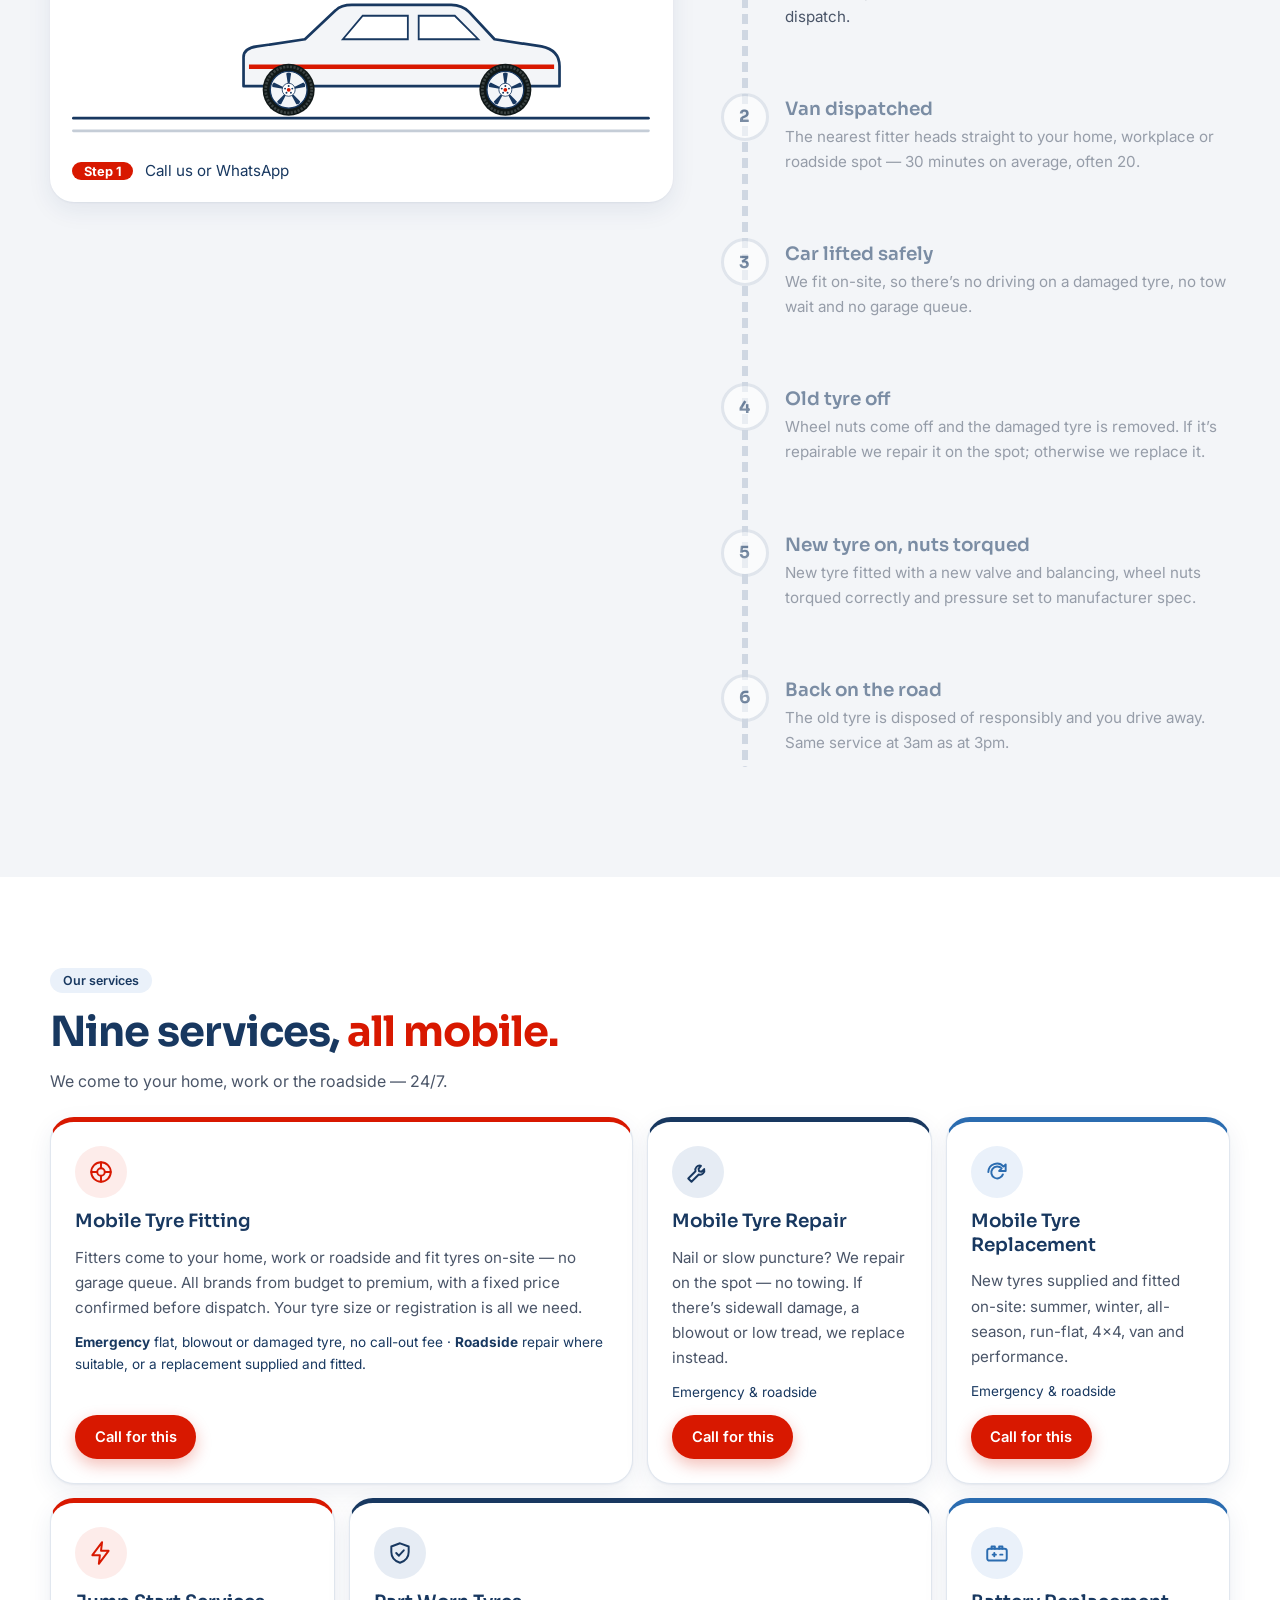
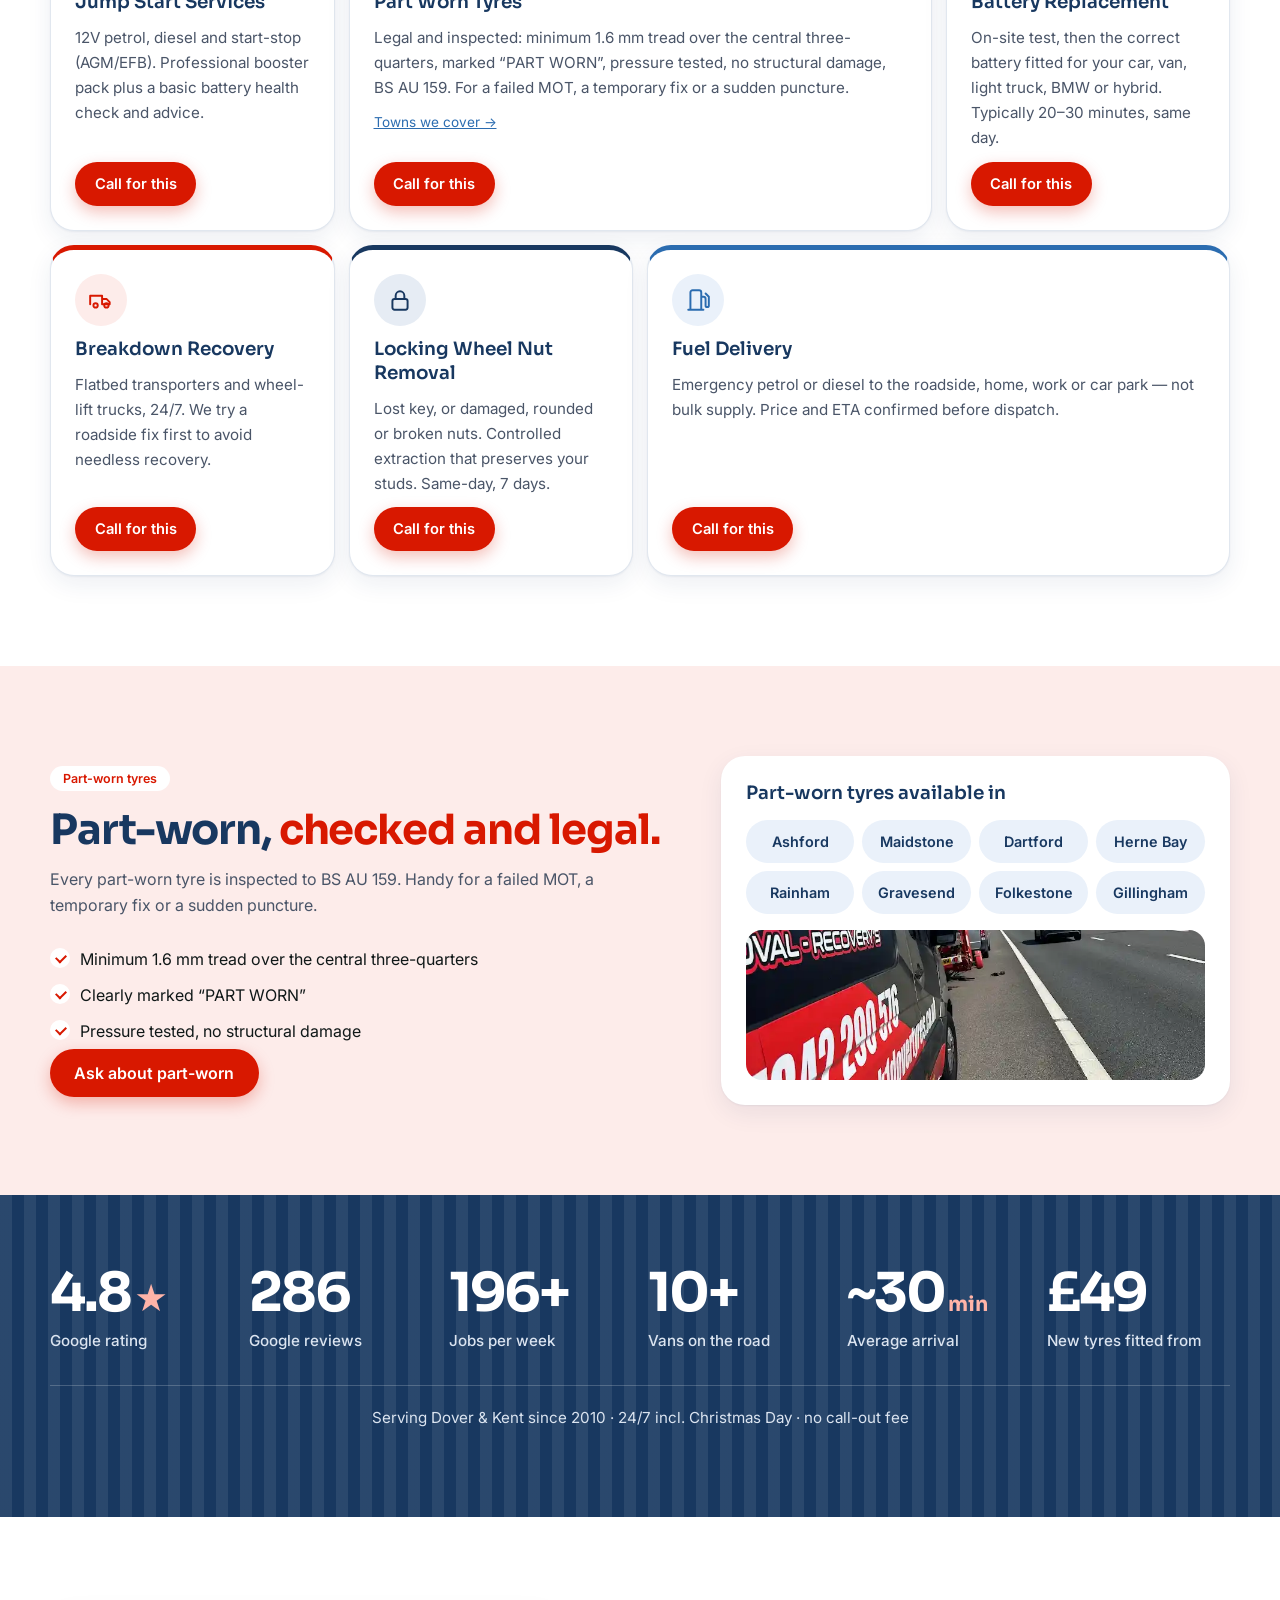
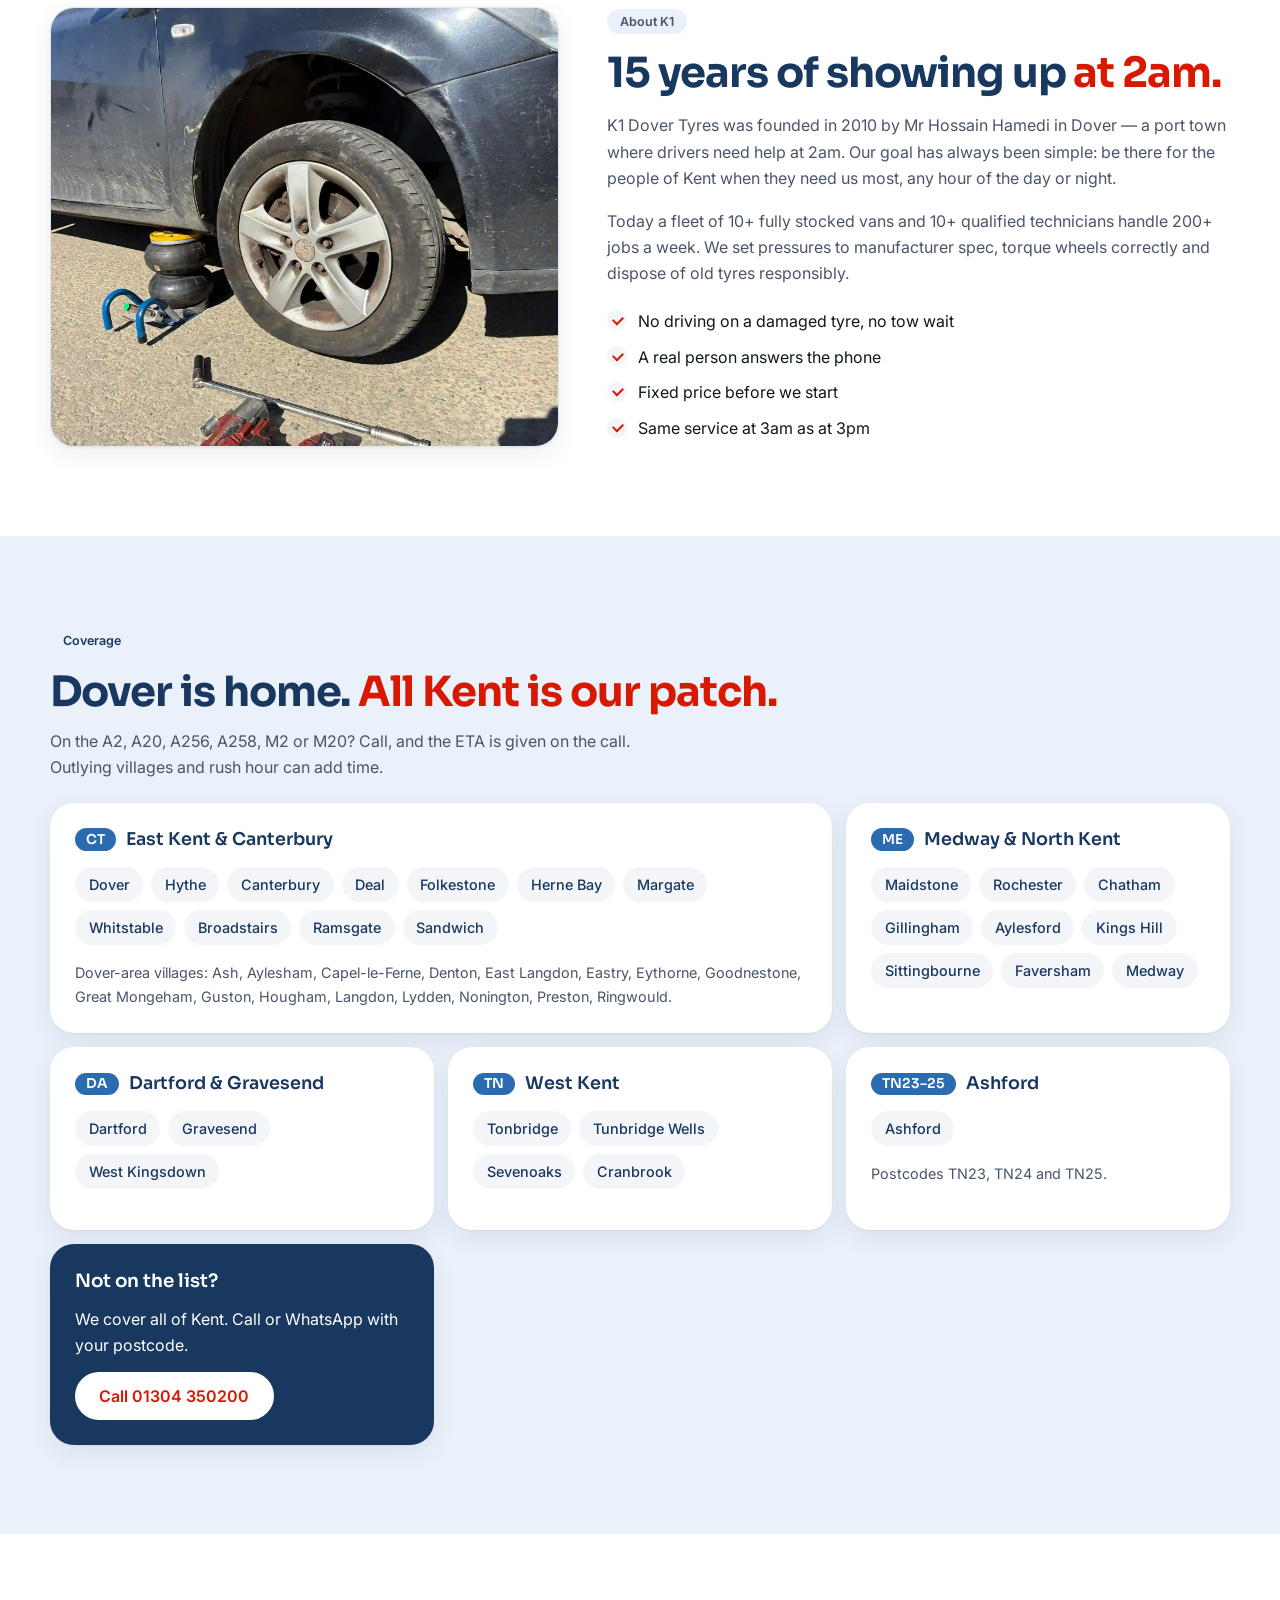
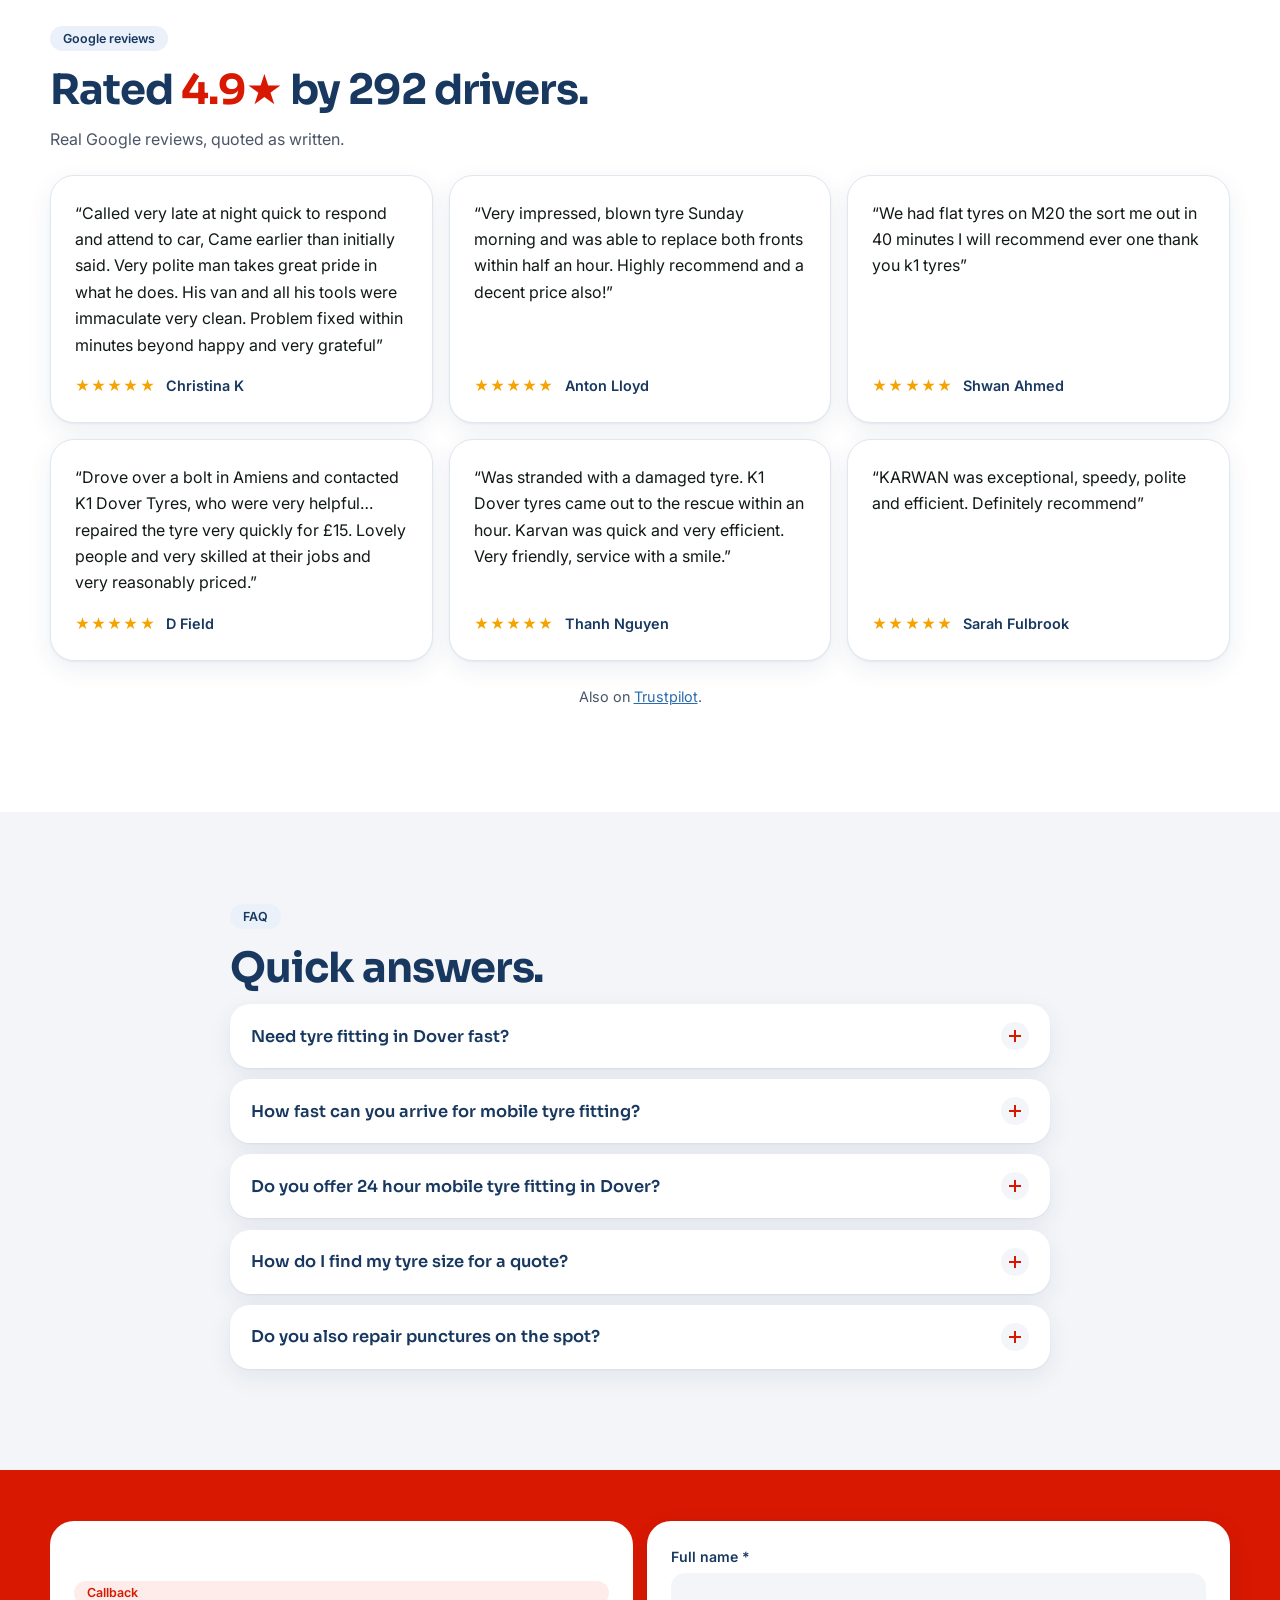
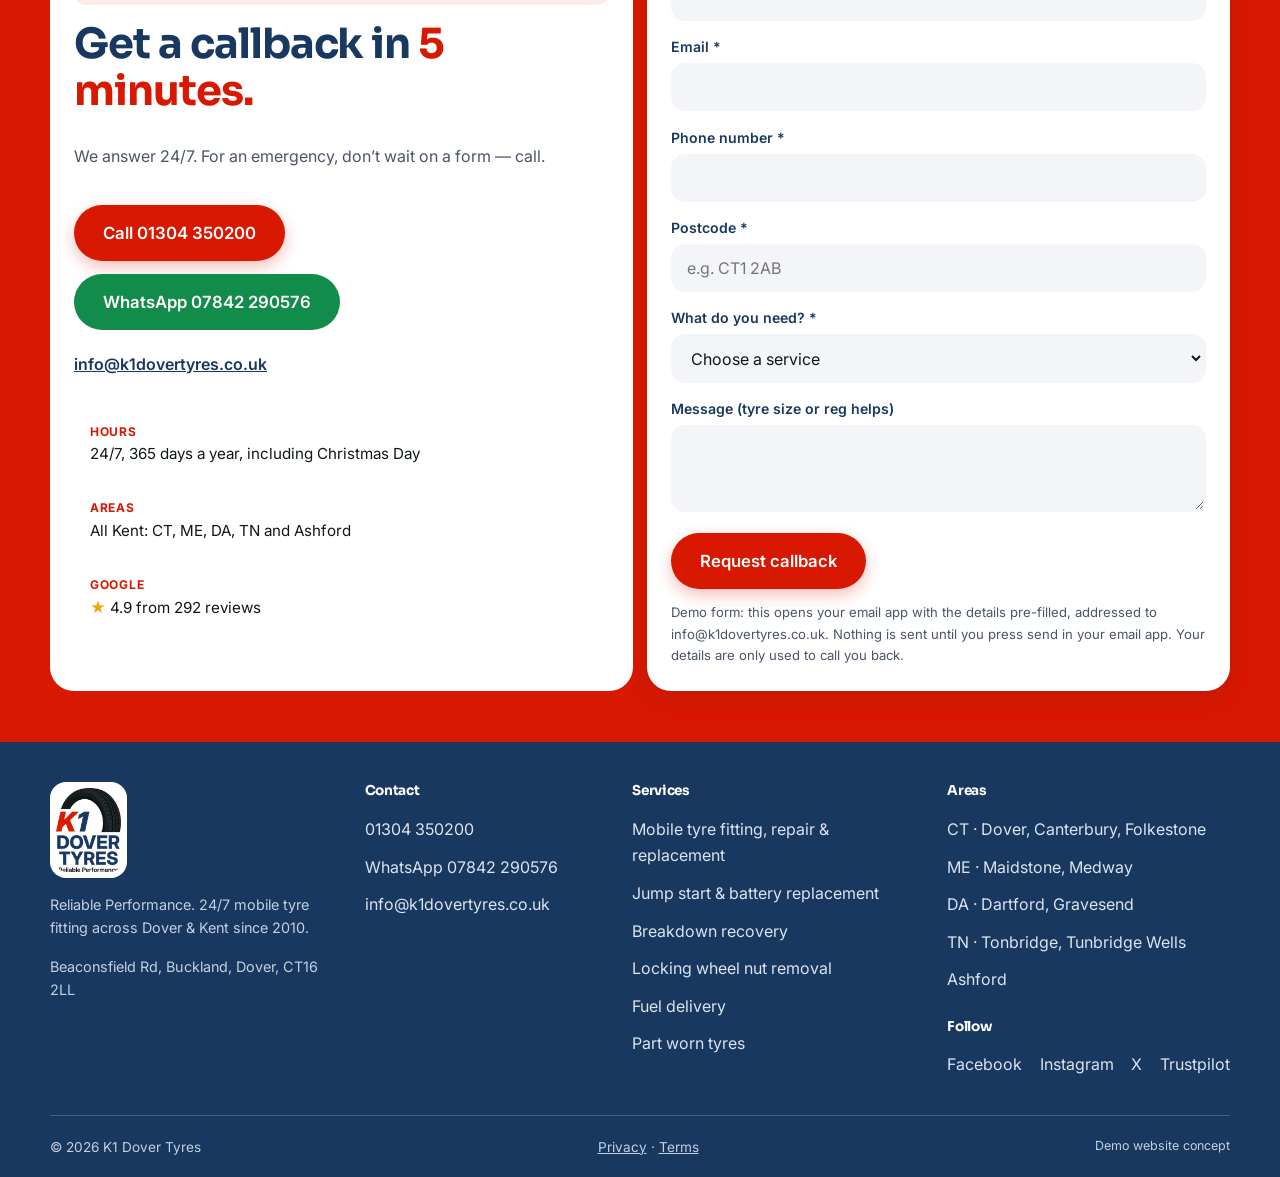
<file: demo-b/index.html>
<!doctype html>
<html lang="en-GB">
<head>
<meta charset="utf-8">
<meta name="viewport" content="width=device-width, initial-scale=1, viewport-fit=cover">
<title>K1 Dover Tyres | 24/7 Mobile Tyre Fitting in Dover &amp; Kent</title>
<meta name="description" content="24/7 mobile tyre fitting, puncture repair, jump starts and roadside help across Dover and Kent. No call-out fee, open Christmas Day. Call 01304 350200.">
<meta name="theme-color" content="#FFFFFF">
<link rel="icon" type="image/webp" href="assets/img/logo-cropped-270.webp">
<meta property="og:type" content="website">
<meta property="og:title" content="K1 Dover Tyres | 24/7 Mobile Tyre Fitting in Dover &amp; Kent">
<meta property="og:description" content="A real person answers at 3am. Mobile tyre fitting, repair and roadside help across Kent, 365 days a year.">
<meta property="og:image" content="assets/img/van-k1-dover-tyres.webp">
<meta property="og:locale" content="en_GB">
<meta name="twitter:card" content="summary_large_image">
<link rel="preconnect" href="https://fonts.googleapis.com">
<link rel="preconnect" href="https://fonts.gstatic.com" crossorigin>
<link href="https://fonts.googleapis.com/css2?family=Inter:wght@400;500;600&amp;family=Sora:wght@600;700&amp;display=swap" rel="stylesheet">
<link rel="preload" as="image" href="assets/img/van-k1-dover-tyres.webp">
<link rel="stylesheet" href="assets/css/style.css">
<script type="application/ld+json">
{
  "@context": "https://schema.org",
  "@type": ["AutomotiveBusiness", "LocalBusiness"],
  "name": "K1 Dover Tyres",
  "description": "24/7 mobile tyre fitting, repair, replacement, jump starts and roadside assistance in Dover and across Kent.",
  "telephone": "+441304350200",
  "email": "info@k1dovertyres.co.uk",
  "foundingDate": "2010",
  "founder": { "@type": "Person", "name": "Hossain Hamedi" },
  "image": "assets/img/van-k1-dover-tyres.webp",
  "logo": "assets/img/logo-k1-dover-tyres.webp",
  "address": {
    "@type": "PostalAddress",
    "streetAddress": "Beaconsfield Rd, Buckland",
    "addressLocality": "Dover",
    "postalCode": "CT16 2LL",
    "addressCountry": "GB"
  },
  "openingHoursSpecification": {
    "@type": "OpeningHoursSpecification",
    "dayOfWeek": ["Monday","Tuesday","Wednesday","Thursday","Friday","Saturday","Sunday"],
    "opens": "00:00",
    "closes": "23:59"
  },
  "areaServed": [
    {"@type":"AdministrativeArea","name":"Kent"},
    {"@type":"City","name":"Dover"},{"@type":"City","name":"Canterbury"},{"@type":"City","name":"Folkestone"},
    {"@type":"City","name":"Maidstone"},{"@type":"City","name":"Ashford"},{"@type":"City","name":"Dartford"},
    {"@type":"City","name":"Gravesend"},{"@type":"City","name":"Tonbridge"},{"@type":"City","name":"Tunbridge Wells"},
    {"@type":"City","name":"Rochester"},{"@type":"City","name":"Chatham"}
  ],
  "sameAs": [
    "https://www.facebook.com/k1mobiletyre",
    "https://www.instagram.com/k1dovertyres.uk/",
    "https://x.com/k1dovertyres",
    "https://www.trustpilot.com/review/k1dovertyres.co.uk"
  ],
  "aggregateRating": { "@type": "AggregateRating", "ratingValue": "4.9", "reviewCount": "292", "bestRating": "5" }
}
</script>
</head>
<body>
<svg width="0" height="0" style="position:absolute" aria-hidden="true" focusable="false"><defs>
  <symbol id="wheel" viewBox="0 0 200 200">
    <circle cx="100" cy="100" r="96" fill="#101818"/>
    <circle cx="100" cy="100" r="85" fill="none" stroke="#3a4242" stroke-width="10" stroke-dasharray="8 5"/>
    <circle cx="100" cy="100" r="68" fill="#F3F5F8" stroke="#183860" stroke-width="5"/>
    <g fill="#183860">
      <path d="M100 100 L91 40 Q100 33 109 40Z"/>
      <path d="M100 100 L91 40 Q100 33 109 40Z" transform="rotate(72 100 100)"/>
      <path d="M100 100 L91 40 Q100 33 109 40Z" transform="rotate(144 100 100)"/>
      <path d="M100 100 L91 40 Q100 33 109 40Z" transform="rotate(216 100 100)"/>
      <path d="M100 100 L91 40 Q100 33 109 40Z" transform="rotate(288 100 100)"/>
    </g>
    <circle cx="100" cy="100" r="24" fill="#fff" stroke="#183860" stroke-width="3"/>
    <g fill="#183860">
      <circle cx="100" cy="86" r="3.6"/><circle cx="113.3" cy="95.700" r="3.6"/><circle cx="108.2" cy="111.300" r="3.6"/><circle cx="91.800" cy="111.300" r="3.6"/><circle cx="86.700" cy="95.700" r="3.6"/>
    </g>
    <circle cx="100" cy="100" r="7" fill="#D81800"/>
  </symbol>
</defs></svg>
<a class="skip" href="#main">Skip to main content</a>

<div class="topbar"><p>New tyres fitting from &pound;49 &middot; 25% off non-emergency tyre bookings &mdash; <a href="tel:01304350200">Call now</a></p></div>

<header class="site-header" id="top">
  <div class="wrap hdr">
    <a class="brand" href="#top" aria-label="K1 Dover Tyres, back to top">
      <img src="assets/img/logo-k1-dover-tyres.webp" width="464" height="600" alt="K1 Dover Tyres - Reliable Performance">
    </a>
    <nav class="nav" id="nav" aria-label="Main">
      <a href="#services">Services</a>
      <a href="#how">How it works</a>
      <a href="#about">About</a>
      <a href="#coverage">Coverage</a>
      <a href="#reviews">Reviews</a>
      <a href="#faq">FAQ</a>
      <a href="#quote">Callback</a>
      <div class="nav-ctas">
        <a class="btn btn-red btn-lg" href="tel:01304350200"><svg class="ph" viewBox="0 0 24 24" aria-hidden="true"><path fill="currentColor" d="M6.600 10.800a15 15 0 0 0 6.600 6.600l2.200-2.200a1 1 0 0 1 1-.25 11.400 11.400 0 0 0 3.600.6 1 1 0 0 1 1 1V20a1 1 0 0 1-1 1A17 17 0 0 1 3 4a1 1 0 0 1 1-1h3.500a1 1 0 0 1 1 1c0 1.300.2 2.500.6 3.600a1 1 0 0 1-.25 1z"/></svg> Call 01304 350200</a>
        <a class="btn btn-wa btn-lg" href="https://wa.me/447842290576" rel="noopener">WhatsApp</a>
        <p class="small">Open 24/7, 365 days a year<br><a href="mailto:info@k1dovertyres.co.uk">info@k1dovertyres.co.uk</a></p>
      </div>
    </nav>
    <div class="hdr-right">
      <a class="btn btn-red hdr-call" href="tel:01304350200"><svg class="ph" viewBox="0 0 24 24" aria-hidden="true"><path fill="currentColor" d="M6.600 10.800a15 15 0 0 0 6.600 6.600l2.200-2.200a1 1 0 0 1 1-.25 11.400 11.400 0 0 0 3.600.6 1 1 0 0 1 1 1V20a1 1 0 0 1-1 1A17 17 0 0 1 3 4a1 1 0 0 1 1-1h3.500a1 1 0 0 1 1 1c0 1.300.2 2.500.6 3.600a1 1 0 0 1-.25 1z"/></svg><span class="hc-t"> Call 01304 350200</span><span class="vh hc-vh">Call 01304 350200</span></a>
      <a class="wa-ico" href="https://wa.me/447842290576" rel="noopener" aria-label="WhatsApp us"><svg viewBox="0 0 24 24" aria-hidden="true"><path fill="currentColor" d="M12 2a10 10 0 0 0-8.6 15.100L2 22l5-1.300A10 10 0 1 0 12 2Zm5.800 14.200c-.2.700-1.400 1.300-2 1.400-.5.100-1.200.100-1.900-.100a14 14 0 0 1-5.400-4.700c-.4-.6-1.300-1.800-1.300-3s.700-1.800.9-2.100c.2-.2.500-.3.700-.3h.5c.2 0 .4 0 .6.500l.8 2c.1.200 0 .400-.1.600l-.4.600c-.1.200-.3.300-.1.600.2.300.8 1.300 1.700 2.100 1.100 1 2.100 1.300 2.400 1.500.3.100.5.100.6-.1l.9-1.100c.2-.3.400-.2.600-.1l1.900.9c.3.100.5.200.5.400.1.100.1.700-.1 1.400Z"/></svg></a>
      <button class="menu-btn" id="menuBtn" aria-expanded="false" aria-controls="nav" aria-label="Menu"><span></span><span></span><span></span></button>
    </div>
  </div>
</header>

<main id="main">

<!-- HERO -->
<section class="hero" aria-labelledby="h1">
  <div class="wrap hero-grid">
    <div class="hero-copy">
      <h1 id="h1">Mobile tyre fitting in Dover &amp; Kent. <span class="red">Day or night.</span></h1>
      <p class="lead">A fitter at your door in 30 minutes on average &mdash; 24/7, 365 days a year, with a real person on the phone.</p>
      <div class="cta-row">
        <a class="btn btn-red btn-lg btn-wheel" href="tel:01304350200"><svg class="ph" viewBox="0 0 24 24" aria-hidden="true"><path fill="currentColor" d="M6.600 10.800a15 15 0 0 0 6.600 6.600l2.200-2.200a1 1 0 0 1 1-.25 11.400 11.400 0 0 0 3.600.6 1 1 0 0 1 1 1V20a1 1 0 0 1-1 1A17 17 0 0 1 3 4a1 1 0 0 1 1-1h3.500a1 1 0 0 1 1 1c0 1.300.2 2.500.6 3.600a1 1 0 0 1-.25 1z"/></svg> Call 01304 350200</a>
        <a class="btn btn-wa btn-lg" href="https://wa.me/447842290576" rel="noopener">WhatsApp us</a>
      </div>
      <ul class="chip-row" aria-label="Key facts">
        <li><span class="dot" aria-hidden="true"></span><span>Open 24/7 &middot; <strong id="ukTime2">--:--</strong> UK</span></li>
        <li><span class="star">&#9733;</span> 4.9 &middot; 292 Google reviews</li>
        <li>No call-out fee</li>
      </ul>
    </div>
    <div class="hero-art">
      <div class="art-bg" aria-hidden="true"></div>
      <img class="van" src="assets/img/van-k1-dover-tyres.webp" width="1536" height="1024" alt="K1 Dover Tyres branded mobile fitting van" fetchpriority="high">
      <svg class="hero-wheel" viewBox="0 0 200 200" aria-hidden="true" focusable="false"><use href="#wheel"/></svg>
    </div>
  </div>
</section>

<!-- 3 TAPS WIDGET -->
<section class="sec sec-help" id="help" aria-labelledby="h-help">
  <div class="wrap">
    <div class="widget" id="widget">
      <div class="w-intro">
        <p class="eyebrow">Fastest way to us</p>
        <h2 id="h-help">Get help in 3 taps</h2>
        <p class="sec-lead">Tell us what you need and where you are. We&rsquo;ll prefill a WhatsApp message &mdash; or you can just call.</p>
        <ol class="w-steps" aria-hidden="true"><li class="on">1</li><li>2</li><li>3</li></ol>
      </div>
      <div class="w-body">
        <p class="w-status" id="wStatus" role="status" aria-live="polite">Step 1 of 3: what do you need?</p>

        <div class="w-panel" data-step="1">
          <fieldset>
            <legend class="vh">What do you need?</legend>
            <div class="w-chips" id="wChips">
              <button type="button" aria-pressed="false">Flat tyre / puncture</button>
              <button type="button" aria-pressed="false">New tyre fitting</button>
              <button type="button" aria-pressed="false">Tyre replacement</button>
              <button type="button" aria-pressed="false">Jump start</button>
              <button type="button" aria-pressed="false">Battery replacement</button>
              <button type="button" aria-pressed="false">Breakdown recovery</button>
              <button type="button" aria-pressed="false">Locking wheel nut</button>
              <button type="button" aria-pressed="false">Fuel delivery</button>
              <button type="button" aria-pressed="false">Part-worn tyres</button>
            </div>
          </fieldset>
          <p class="w-err" id="wErr1" hidden>Pick one option to continue.</p>
          <button class="btn btn-red" type="button" id="wNext1">Next</button>
        </div>

        <div class="w-panel" data-step="2" hidden>
          <div class="field"><label for="w-loc">Postcode or town *</label><input id="w-loc" type="text" autocomplete="postal-code" placeholder="e.g. CT16 2LL or Canterbury"></div>
          <div class="field"><label for="w-size">Tyre size or reg (optional)</label><input id="w-size" type="text" placeholder="e.g. 205/55 R16"></div>
          <p class="w-err" id="wErr2" hidden>Enter your postcode or town so we know where to come.</p>
          <div class="w-actions"><button class="btn btn-soft" type="button" id="wBack2">Back</button><button class="btn btn-red" type="button" id="wNext2">Next</button></div>
        </div>

        <div class="w-panel" data-step="3" hidden>
          <p class="w-sum" id="wSum"></p>
          <div class="w-actions col">
            <a class="btn btn-red btn-lg" href="tel:01304350200"><svg class="ph" viewBox="0 0 24 24" aria-hidden="true"><path fill="currentColor" d="M6.600 10.800a15 15 0 0 0 6.600 6.600l2.200-2.200a1 1 0 0 1 1-.25 11.400 11.400 0 0 0 3.600.6 1 1 0 0 1 1 1V20a1 1 0 0 1-1 1A17 17 0 0 1 3 4a1 1 0 0 1 1-1h3.500a1 1 0 0 1 1 1c0 1.300.2 2.500.6 3.600a1 1 0 0 1-.25 1z"/></svg> Call 01304 350200</a>
            <a class="btn btn-wa btn-lg" id="wWa" href="https://wa.me/447842290576" rel="noopener">Send on WhatsApp</a>
          </div>
          <button class="link-btn" type="button" id="wBack3">&larr; Change details</button>
        </div>
      </div>
    </div>
  </div>
</section>

<!-- HOW: tyre change journey -->
<section class="sec sec-grey" id="how" aria-labelledby="h-how">
  <div class="wrap">
    <p class="eyebrow">How a roadside tyre change works</p>
    <h2 id="h-how">From your call to <span class="red">back on the road.</span></h2>
    <p class="sec-lead">Scroll through the six steps &mdash; the scene follows along.</p>
    <div class="journey">
      <div class="scene-wrap">
        <svg class="scene" id="scene" data-step="1" viewBox="0 0 640 280" role="img" aria-label="Illustration: a K1 van arrives, the car is lifted, the old wheel comes off, a new tyre is fitted and the car drives away.">
          <rect x="0" y="238" width="640" height="3" rx="1.5" fill="#183860"/>
          <rect x="0" y="252" width="640" height="3" rx="1.5" fill="#183860" opacity=".25" stroke-dasharray="18 14"/>
          <g class="call"><rect x="205" y="28" width="230" height="46" rx="23" fill="#D81800"/><text x="320" y="57" text-anchor="middle" font-family="Sora,sans-serif" font-weight="700" font-size="20" fill="#fff">01304 350200</text></g>
          <g class="s-van">
            <path d="M12 218V150Q12 138 26 138H128Q136 138 142 146L172 190Q176 196 176 204V218Z" fill="#183860"/>
            <path d="M138 152L162 188H134V152Z" fill="#fff"/>
            <rect x="12" y="194" width="164" height="8" fill="#D81800"/>
            <text x="60" y="180" font-family="Sora,sans-serif" font-weight="700" font-size="34" fill="#fff" text-anchor="middle">K1</text>
            <use href="#wheel" x="28" y="198" width="44" height="44"/><use href="#wheel" x="118" y="198" width="44" height="44"/>
          </g>
          <g class="jack"><path d="M424 238h24l-10-22h-4z" fill="#D81800"/><rect x="434" y="204" width="4" height="14" fill="#183860"/></g>
          <g class="car">
            <path d="M190 204V172Q190 162 205 160L258 152L292 120Q298 114 310 114H420Q432 114 440 122L468 152L520 160Q540 164 540 182V204Z" fill="#F3F5F8" stroke="#183860" stroke-width="3" stroke-linejoin="round"/>
            <path d="M300 152L322 126H372V152ZM384 126H424L450 152H384Z" fill="#fff" stroke="#183860" stroke-width="2"/>
            <rect x="196" y="180" width="338" height="5" fill="#D81800"/>
            <use href="#wheel" x="210" y="178" width="60" height="60"/>
            <use class="w-new" href="#wheel" x="450" y="178" width="60" height="60"/>
            <g class="nuts" fill="#D81800">
              <g transform="translate(480 203.800)"><polygon class="nut" style="--i:0" points="0,-2.600 2.250,-1.300 2.250,1.300 0,2.600 -2.250,1.300 -2.250,-1.300"/></g>
              <g transform="translate(484 206.700)"><polygon class="nut" style="--i:1" points="0,-2.600 2.250,-1.300 2.250,1.300 0,2.600 -2.250,1.300 -2.250,-1.300"/></g>
              <g transform="translate(482.500 211.400)"><polygon class="nut" style="--i:2" points="0,-2.600 2.250,-1.300 2.250,1.300 0,2.600 -2.250,1.300 -2.250,-1.300"/></g>
              <g transform="translate(477.500 211.400)"><polygon class="nut" style="--i:3" points="0,-2.600 2.250,-1.300 2.250,1.300 0,2.600 -2.250,1.300 -2.250,-1.300"/></g>
              <g transform="translate(476 206.700)"><polygon class="nut" style="--i:4" points="0,-2.600 2.250,-1.300 2.250,1.300 0,2.600 -2.250,1.300 -2.250,-1.300"/></g>
            </g>
          </g>
          <use class="w-old" href="#wheel" x="450" y="178" width="60" height="60"/>
        </svg>
        <p class="scene-cap" id="sceneCap"><b>Step 1</b> Call us</p>
      </div>
      <ol class="jsteps" id="jsteps">
        <li class="jstep" data-step="1"><span class="jn">1</span><div><h3>Call us or WhatsApp</h3><p>A real person answers, 24/7. Give your tyre size or registration and where you are. Price and ETA are confirmed before we dispatch.</p></div></li>
        <li class="jstep" data-step="2"><span class="jn">2</span><div><h3>Van dispatched</h3><p>The nearest fitter heads straight to your home, workplace or roadside spot &mdash; 30 minutes on average, often 20.</p></div></li>
        <li class="jstep" data-step="3"><span class="jn">3</span><div><h3>Car lifted safely</h3><p>We fit on-site, so there&rsquo;s no driving on a damaged tyre, no tow wait and no garage queue.</p></div></li>
        <li class="jstep" data-step="4"><span class="jn">4</span><div><h3>Old tyre off</h3><p>Wheel nuts come off and the damaged tyre is removed. If it&rsquo;s repairable we repair it on the spot; otherwise we replace it.</p></div></li>
        <li class="jstep" data-step="5"><span class="jn">5</span><div><h3>New tyre on, nuts torqued</h3><p>New tyre fitted with a new valve and balancing, wheel nuts torqued correctly and pressure set to manufacturer spec.</p></div></li>
        <li class="jstep" data-step="6"><span class="jn">6</span><div><h3>Back on the road</h3><p>The old tyre is disposed of responsibly and you drive away. Same service at 3am as at 3pm.</p></div></li>
      </ol>
    </div>
  </div>
</section>

<div class="track" aria-hidden="true"></div>

<!-- SERVICES BENTO -->
<section class="sec" id="services" aria-labelledby="h-services">
  <div class="wrap">
    <p class="eyebrow">Our services</p>
    <h2 id="h-services">Nine services, <span class="red">all mobile.</span></h2>
    <p class="sec-lead">We come to your home, work or the roadside &mdash; 24/7.</p>
    <div class="bento svc-bento">
      <article class="tile svc s-lg">
        <span class="ico"><svg viewBox="0 0 24 24"><circle cx="12" cy="12" r="9"/><circle cx="12" cy="12" r="3.5"/><path d="M12 3v5.5M12 15.5V21M3 12h5.5M15.5 12H21"/></svg></span>
        <h3>Mobile Tyre Fitting</h3>
        <p>Fitters come to your home, work or roadside and fit tyres on-site &mdash; no garage queue. All brands from budget to premium, with a fixed price confirmed before dispatch. Your tyre size or registration is all we need.</p>
        <p class="var"><b>Emergency</b> flat, blowout or damaged tyre, no call-out fee &middot; <b>Roadside</b> repair where suitable, or a replacement supplied and fitted.</p>
        <a class="btn btn-red btn-sm" href="tel:01304350200">Call for this</a>
      </article>
      <article class="tile svc">
        <span class="ico"><svg viewBox="0 0 24 24"><path d="M14.7 6.3a4 4 0 0 0-5 5L3 18l3 3 6.7-6.7a4 4 0 0 0 5-5l-2.5 2.5-2.2-.5-.5-2.2z"/></svg></span>
        <h3>Mobile Tyre Repair</h3>
        <p>Nail or slow puncture? We repair on the spot &mdash; no towing. If there&rsquo;s sidewall damage, a blowout or low tread, we replace instead.</p>
        <p class="var">Emergency &amp; roadside</p>
        <a class="btn btn-red btn-sm" href="tel:01304350200">Call for this</a>
      </article>
      <article class="tile svc">
        <span class="ico"><svg viewBox="0 0 24 24"><path d="M4 12a8 8 0 0 1 14-5l2-2v6h-6l2.3-2.3A5.5 5.5 0 1 0 17.5 14"/></svg></span>
        <h3>Mobile Tyre Replacement</h3>
        <p>New tyres supplied and fitted on-site: summer, winter, all-season, run-flat, 4x4, van and performance.</p>
        <p class="var">Emergency &amp; roadside</p>
        <a class="btn btn-red btn-sm" href="tel:01304350200">Call for this</a>
      </article>
      <article class="tile svc">
        <span class="ico"><svg viewBox="0 0 24 24"><path d="M13 2 4 14h7l-1 8 9-12h-7z"/></svg></span>
        <h3>Jump Start Services</h3>
        <p>12V petrol, diesel and start-stop (AGM/EFB). Professional booster pack plus a basic battery health check and advice.</p>
        <a class="btn btn-red btn-sm" href="tel:01304350200">Call for this</a>
      </article>
      <article class="tile svc s-wide">
        <span class="ico"><svg viewBox="0 0 24 24"><path d="M12 3 4 6v5c0 5 3.5 8.5 8 10 4.500-1.500 8-5 8-10V6z"/><path d="m8.500 12 2.500 2.500 4.500-5"/></svg></span>
        <h3>Part Worn Tyres</h3>
        <p>Legal and inspected: minimum 1.6 mm tread over the central three-quarters, marked &ldquo;PART WORN&rdquo;, pressure tested, no structural damage, BS AU 159. For a failed MOT, a temporary fix or a sudden puncture.</p>
        <p class="var"><a href="#partworn">Towns we cover &rarr;</a></p>
        <a class="btn btn-red btn-sm" href="tel:01304350200">Call for this</a>
      </article>
      <article class="tile svc">
        <span class="ico"><svg viewBox="0 0 24 24"><rect x="3" y="8" width="18" height="11" rx="2"/><path d="M7 8V6h3v2M14 8V6h3v2M8 13.500h3M9.500 12v3M15 13.500h2"/></svg></span>
        <h3>Battery Replacement</h3>
        <p>On-site test, then the correct battery fitted for your car, van, light truck, BMW or hybrid. Typically 20&ndash;30 minutes, same day.</p>
        <a class="btn btn-red btn-sm" href="tel:01304350200">Call for this</a>
      </article>
      <article class="tile svc">
        <span class="ico"><svg viewBox="0 0 24 24"><path d="M2 16V8h11v8M13 11h4l3 3v2h-7"/><circle cx="7" cy="17" r="2"/><circle cx="17" cy="17" r="2"/></svg></span>
        <h3>Breakdown Recovery</h3>
        <p>Flatbed transporters and wheel-lift trucks, 24/7. We try a roadside fix first to avoid needless recovery.</p>
        <a class="btn btn-red btn-sm" href="tel:01304350200">Call for this</a>
      </article>
      <article class="tile svc">
        <span class="ico"><svg viewBox="0 0 24 24"><rect x="5" y="11" width="14" height="10" rx="2"/><path d="M8 11V8a4 4 0 0 1 8 0v3"/></svg></span>
        <h3>Locking Wheel Nut Removal</h3>
        <p>Lost key, or damaged, rounded or broken nuts. Controlled extraction that preserves your studs. Same-day, 7 days.</p>
        <a class="btn btn-red btn-sm" href="tel:01304350200">Call for this</a>
      </article>
      <article class="tile svc s-wide">
        <span class="ico"><svg viewBox="0 0 24 24"><path d="M5 21V5a2 2 0 0 1 2-2h6a2 2 0 0 1 2 2v16M3 21h14M15 9h2a2 2 0 0 1 2 2v6a1.500 1.500 0 0 0 3 0V9l-3-3"/></svg></span>
        <h3>Fuel Delivery</h3>
        <p>Emergency petrol or diesel to the roadside, home, work or car park &mdash; not bulk supply. Price and ETA confirmed before dispatch.</p>
        <a class="btn btn-red btn-sm" href="tel:01304350200">Call for this</a>
      </article>
    </div>
  </div>
</section>

<div class="track" aria-hidden="true"></div>

<!-- PART WORN -->
<section class="sec sec-red" id="partworn" aria-labelledby="h-pw">
  <div class="wrap pw-grid">
    <div>
      <p class="eyebrow">Part-worn tyres</p>
      <h2 id="h-pw">Part-worn, <span class="red">checked and legal.</span></h2>
      <p class="sec-lead">Every part-worn tyre is inspected to BS AU 159. Handy for a failed MOT, a temporary fix or a sudden puncture.</p>
      <ul class="ticks">
        <li>Minimum 1.6 mm tread over the central three-quarters</li>
        <li>Clearly marked &ldquo;PART WORN&rdquo;</li>
        <li>Pressure tested, no structural damage</li>
      </ul>
      <a class="btn btn-red" href="tel:01304350200">Ask about part-worn</a>
    </div>
    <div class="tile pw-card">
      <h3>Part-worn tyres available in</h3>
      <ul class="chips town-grid" aria-label="Part-worn tyre towns">
        <li>Ashford</li><li>Maidstone</li><li>Dartford</li><li>Herne Bay</li><li>Rainham</li><li>Gravesend</li><li>Folkestone</li><li>Gillingham</li>
      </ul>
      <img src="assets/img/fitting-roadside.webp" width="765" height="1020" alt="Mobile fitter changing a tyre at the roadside" loading="lazy" class="pw-img">
    </div>
  </div>
</section>

<!-- STATS BAND -->
<section class="stats-band" aria-label="K1 Dover Tyres in numbers">
  <div class="wrap stats-grid">
    <div class="st"><b><span data-count="4.9" data-dec="1">4.9</span><i>&#9733;</i></b><span>Google rating</span></div>
    <div class="st"><b data-count="292">292</b><span>Google reviews</span></div>
    <div class="st"><b><span data-count="200">200</span>+</b><span>Jobs per week</span></div>
    <div class="st"><b><span data-count="10">10</span>+</b><span>Vans on the road</span></div>
    <div class="st"><b>~30<small>min</small></b><span>Average arrival</span></div>
    <div class="st"><b>&pound;49</b><span>New tyres fitted from</span></div>
  </div>
  <p class="wrap st-note">Serving Dover &amp; Kent since 2010 &middot; 24/7 incl. Christmas Day &middot; no call-out fee</p>
</section>

<!-- ABOUT -->
<section class="sec" id="about" aria-labelledby="h-about">
  <div class="wrap about-grid">
    <figure class="tile photo-tile ab-photo"><img src="assets/img/fitting-wheel-change-lifted.webp" width="2048" height="1536" alt="K1 technician changing a wheel on a lifted car at the customer&rsquo;s location" loading="lazy"></figure>
    <div class="ab-text">
      <p class="eyebrow">About K1</p>
      <h2 id="h-about">15 years of showing up <span class="red">at 2am.</span></h2>
      <p>K1 Dover Tyres was founded in 2010 by Mr Hossain Hamedi in Dover &mdash; a port town where drivers need help at 2am. Our goal has always been simple: be there for the people of Kent when they need us most, any hour of the day or night.</p>
      <p>Today a fleet of 10+ fully stocked vans and 10+ qualified technicians handle 200+ jobs a week. We set pressures to manufacturer spec, torque wheels correctly and dispose of old tyres responsibly.</p>
      <ul class="ticks">
        <li>No driving on a damaged tyre, no tow wait</li>
        <li>A real person answers the phone</li>
        <li>Fixed price before we start</li>
        <li>Same service at 3am as at 3pm</li>
      </ul>
    </div>
  </div>
</section>

<div class="track" aria-hidden="true"></div>

<!-- COVERAGE -->
<section class="sec sec-blue" id="coverage" aria-labelledby="h-cov">
  <div class="wrap">
    <p class="eyebrow">Coverage</p>
    <h2 id="h-cov">Dover is home. <span class="red">All Kent is our patch.</span></h2>
    <p class="sec-lead">On the A2, A20, A256, A258, M2 or M20? Call, and the ETA is given on the call. Outlying villages and rush hour can add time.</p>
    <div class="bento cov-bento">
      <article class="tile cov c-lg">
        <h3><span class="pc">CT</span> East Kent &amp; Canterbury</h3>
        <ul class="chips">
          <li>Dover</li><li>Hythe</li><li>Canterbury</li><li>Deal</li><li>Folkestone</li><li>Herne Bay</li><li>Margate</li><li>Whitstable</li><li>Broadstairs</li><li>Ramsgate</li><li>Sandwich</li>
        </ul>
        <p class="small">Dover-area villages: Ash, Aylesham, Capel-le-Ferne, Denton, East Langdon, Eastry, Eythorne, Goodnestone, Great Mongeham, Guston, Hougham, Langdon, Lydden, Nonington, Preston, Ringwould.</p>
      </article>
      <article class="tile cov">
        <h3><span class="pc">ME</span> Medway &amp; North Kent</h3>
        <ul class="chips">
          <li>Maidstone</li><li>Rochester</li><li>Chatham</li><li>Gillingham</li><li>Aylesford</li><li>Kings Hill</li><li>Sittingbourne</li><li>Faversham</li><li>Medway</li>
        </ul>
      </article>
      <article class="tile cov">
        <h3><span class="pc">DA</span> Dartford &amp; Gravesend</h3>
        <ul class="chips"><li>Dartford</li><li>Gravesend</li><li>West Kingsdown</li></ul>
      </article>
      <article class="tile cov">
        <h3><span class="pc">TN</span> West Kent</h3>
        <ul class="chips"><li>Tonbridge</li><li>Tunbridge Wells</li><li>Sevenoaks</li><li>Cranbrook</li></ul>
      </article>
      <article class="tile cov">
        <h3><span class="pc">TN23&ndash;25</span> Ashford</h3>
        <ul class="chips"><li>Ashford</li></ul>
        <p class="small">Postcodes TN23, TN24 and TN25.</p>
      </article>
      <article class="tile tile-red cov-cta">
        <h3>Not on the list?</h3>
        <p>We cover all of Kent. Call or WhatsApp with your postcode.</p>
        <a class="btn btn-white" href="tel:01304350200">Call 01304 350200</a>
      </article>
    </div>
  </div>
</section>

<div class="track" aria-hidden="true"></div>

<!-- REVIEWS -->
<section class="sec" id="reviews" aria-labelledby="h-rev">
  <div class="wrap">
    <p class="eyebrow">Google reviews</p>
    <h2 id="h-rev">Rated <span class="red">4.9&#9733;</span> by 292 drivers.</h2>
    <p class="sec-lead">Real Google reviews, quoted as written.</p>
    <div class="rev-grid">
      <blockquote class="rev"><p>&ldquo;Called very late at night quick to respond and attend to car, Came earlier than initially said. Very polite man takes great pride in what he does. His van and all his tools were immaculate very clean. Problem fixed within minutes beyond happy and very grateful&rdquo;</p><footer><span class="stars" aria-label="5 stars">&#9733;&#9733;&#9733;&#9733;&#9733;</span> Christina K</footer></blockquote>
      <blockquote class="rev"><p>&ldquo;Very impressed, blown tyre Sunday morning and was able to replace both fronts within half an hour. Highly recommend and a decent price also!&rdquo;</p><footer><span class="stars" aria-label="5 stars">&#9733;&#9733;&#9733;&#9733;&#9733;</span> Anton Lloyd</footer></blockquote>
      <blockquote class="rev"><p>&ldquo;We had flat tyres on M20 the sort me out in 40 minutes I will recommend ever one thank you k1 tyres&rdquo;</p><footer><span class="stars" aria-label="5 stars">&#9733;&#9733;&#9733;&#9733;&#9733;</span> Shwan Ahmed</footer></blockquote>
      <blockquote class="rev"><p>&ldquo;Drove over a bolt in Amiens and contacted K1 Dover Tyres, who were very helpful&hellip; repaired the tyre very quickly for &pound;15. Lovely people and very skilled at their jobs and very reasonably priced.&rdquo;</p><footer><span class="stars" aria-label="5 stars">&#9733;&#9733;&#9733;&#9733;&#9733;</span> D Field</footer></blockquote>
      <blockquote class="rev"><p>&ldquo;Was stranded with a damaged tyre. K1 Dover tyres came out to the rescue within an hour. Karvan was quick and very efficient. Very friendly, service with a smile.&rdquo;</p><footer><span class="stars" aria-label="5 stars">&#9733;&#9733;&#9733;&#9733;&#9733;</span> Thanh Nguyen</footer></blockquote>
      <blockquote class="rev"><p>&ldquo;KARWAN was exceptional, speedy, polite and efficient. Definitely recommend&rdquo;</p><footer><span class="stars" aria-label="5 stars">&#9733;&#9733;&#9733;&#9733;&#9733;</span> Sarah Fulbrook</footer></blockquote>
    </div>
    <p class="small center">Also on <a href="https://www.trustpilot.com/review/k1dovertyres.co.uk" rel="noopener">Trustpilot</a>.</p>
  </div>
</section>

<!-- FAQ -->
<section class="sec sec-grey" id="faq" aria-labelledby="h-faq">
  <div class="wrap narrow">
    <p class="eyebrow">FAQ</p>
    <h2 id="h-faq">Quick answers.</h2>
    <div class="faq">
      <div class="faq-item"><h3><button class="faq-btn" aria-expanded="false" aria-controls="f1">Need tyre fitting in Dover fast?<span class="plus" aria-hidden="true"></span></button></h3>
      <div class="faq-body" id="f1" hidden><p>Book by phone or WhatsApp and a fitter comes to wherever you are.</p></div></div>
      <div class="faq-item"><h3><button class="faq-btn" aria-expanded="false" aria-controls="f2">How fast can you arrive for mobile tyre fitting?<span class="plus" aria-hidden="true"></span></button></h3>
      <div class="faq-body" id="f2" hidden><p>Most call-outs are reached within 30 minutes. Outlying villages and rush hour can add time, and we give you an ETA on the call.</p></div></div>
      <div class="faq-item"><h3><button class="faq-btn" aria-expanded="false" aria-controls="f3">Do you offer 24 hour mobile tyre fitting in Dover?<span class="plus" aria-hidden="true"></span></button></h3>
      <div class="faq-body" id="f3" hidden><p>Yes. It runs through the night &mdash; an early-morning flat or a midnight puncture is handled like a daytime call.</p></div></div>
      <div class="faq-item"><h3><button class="faq-btn" aria-expanded="false" aria-controls="f4">How do I find my tyre size for a quote?<span class="plus" aria-hidden="true"></span></button></h3>
      <div class="faq-body" id="f4" hidden><p>It is printed on the tyre sidewall, e.g. 205/55 R16 91V (width, profile, rim size, load index, speed rating). Or just send us your registration.</p></div></div>
      <div class="faq-item"><h3><button class="faq-btn" aria-expanded="false" aria-controls="f5">Do you also repair punctures on the spot?<span class="plus" aria-hidden="true"></span></button></h3>
      <div class="faq-body" id="f5" hidden><p>Yes, we do puncture and leak repair on-site if the tyre is repairable. If not, we replace it straight away with a new or budget tyre.</p></div></div>
    </div>
  </div>
</section>

<!-- QUOTE -->
<section class="sec sec-cta" id="quote" aria-labelledby="h-quote">
  <div class="wrap bento quote-bento">
    <div class="tile tile-sky q-info">
      <p class="eyebrow">Callback</p>
      <h2 id="h-quote">Get a callback in <span class="red">5 minutes.</span></h2>
      <p>We answer 24/7. For an emergency, don&rsquo;t wait on a form &mdash; call.</p>
      <div class="cta-col">
        <a class="btn btn-red btn-lg" href="tel:01304350200">Call 01304 350200</a>
        <a class="btn btn-wa btn-lg" href="https://wa.me/447842290576" rel="noopener">WhatsApp 07842 290576</a>
        <a class="mail" href="mailto:info@k1dovertyres.co.uk">info@k1dovertyres.co.uk</a>
      </div>
      <ul class="q-facts">
        <li><b>Hours</b> 24/7, 365 days a year, including Christmas Day</li>
        <li><b>Areas</b> All Kent: CT, ME, DA, TN and Ashford</li>
        <li><b>Google</b> <span class="star">&#9733;</span> 4.9 from 292 reviews</li>
      </ul>
    </div>
    <form class="tile form" id="quoteForm" data-to="info@k1dovertyres.co.uk" novalidate aria-labelledby="h-quote">
      <div class="field"><label for="f-name">Full name *</label><input id="f-name" name="name" type="text" autocomplete="name" required></div>
      <div class="field"><label for="f-email">Email *</label><input id="f-email" name="email" type="email" autocomplete="email" required></div>
      <div class="field"><label for="f-phone">Phone number *</label><input id="f-phone" name="phone" type="tel" autocomplete="tel" required></div>
      <div class="field"><label for="f-pc">Postcode *</label><input id="f-pc" name="postcode" type="text" autocomplete="postal-code" placeholder="e.g. CT1 2AB" required></div>
      <div class="field"><label for="f-svc">What do you need? *</label>
        <select id="f-svc" name="service" required>
          <option value="">Choose a service</option>
          <option>Mobile Tyre Fitting</option>
          <option>Mobile Tyre Repair / Puncture Repair</option>
          <option>Mobile Tyre Replacement</option>
          <option>Jump Start</option>
          <option>Part Worn Tyres</option>
          <option>Battery Replacement</option>
          <option>Breakdown Recovery</option>
          <option>Locking Wheel Nut Removal</option>
          <option>Fuel Delivery</option>
        </select></div>
      <div class="field"><label for="f-msg">Message (tyre size or reg helps)</label><textarea id="f-msg" name="message" rows="3"></textarea></div>
      <button class="btn btn-red btn-lg" type="submit">Request callback</button>
      <p class="form-note" id="formStatus" role="status" aria-live="polite">Demo form: this opens your email app with the details pre-filled, addressed to info@k1dovertyres.co.uk. Nothing is sent until you press send in your email app. Your details are only used to call you back.</p>
    </form>
  </div>
</section>
</main>

<footer class="footer">
  <div class="wrap foot-grid">
    <div>
      <a class="brand foot-logo" href="#top"><img src="assets/img/logo-k1-dover-tyres.webp" width="464" height="600" alt="K1 Dover Tyres" loading="lazy"></a>
      <p class="small">Reliable Performance. 24/7 mobile tyre fitting across Dover &amp; Kent since 2010.</p>
      <p class="small">Beaconsfield Rd, Buckland, Dover, CT16 2LL</p>
    </div>
    <div>
      <h2 class="f-h">Contact</h2>
      <ul class="f-list">
        <li><a href="tel:01304350200">01304 350200</a></li>
        <li><a href="https://wa.me/447842290576" rel="noopener">WhatsApp 07842 290576</a></li>
        <li><a href="mailto:info@k1dovertyres.co.uk">info@k1dovertyres.co.uk</a></li>
      </ul>
    </div>
    <div>
      <h2 class="f-h">Services</h2>
      <ul class="f-list">
        <li><a href="#services">Mobile tyre fitting, repair &amp; replacement</a></li>
        <li><a href="#services">Jump start &amp; battery replacement</a></li>
        <li><a href="#services">Breakdown recovery</a></li>
        <li><a href="#services">Locking wheel nut removal</a></li>
        <li><a href="#services">Fuel delivery</a></li>
        <li><a href="#partworn">Part worn tyres</a></li>
      </ul>
    </div>
    <div>
      <h2 class="f-h">Areas</h2>
      <ul class="f-list">
        <li><a href="#coverage">CT &middot; Dover, Canterbury, Folkestone</a></li>
        <li><a href="#coverage">ME &middot; Maidstone, Medway</a></li>
        <li><a href="#coverage">DA &middot; Dartford, Gravesend</a></li>
        <li><a href="#coverage">TN &middot; Tonbridge, Tunbridge Wells</a></li>
        <li><a href="#coverage">Ashford</a></li>
      </ul>
      <h2 class="f-h" style="margin-top:1.2rem">Follow</h2>
      <ul class="f-list inline">
        <li><a href="https://www.facebook.com/k1mobiletyre" rel="noopener">Facebook</a></li>
        <li><a href="https://www.instagram.com/k1dovertyres.uk/" rel="noopener">Instagram</a></li>
        <li><a href="https://x.com/k1dovertyres" rel="noopener">X</a></li>
        <li><a href="https://www.trustpilot.com/review/k1dovertyres.co.uk" rel="noopener">Trustpilot</a></li>
      </ul>
    </div>
  </div>
  <div class="wrap legal">
    <span>&copy; <span data-year>2026</span> K1 Dover Tyres</span>
    <span><a href="https://k1dovertyres.co.uk/privacy-policy/" rel="noopener">Privacy</a> &middot; <a href="https://k1dovertyres.co.uk/terms-conditions/" rel="noopener">Terms</a></span>
    <span class="demo">Demo website concept</span>
  </div>
</footer>

<nav class="sticky-bar" aria-label="Quick contact">
  <a class="sb sb-call" href="tel:01304350200"><svg class="ph" viewBox="0 0 24 24" aria-hidden="true"><path fill="currentColor" d="M6.600 10.800a15 15 0 0 0 6.600 6.600l2.200-2.200a1 1 0 0 1 1-.25 11.400 11.400 0 0 0 3.600.6 1 1 0 0 1 1 1V20a1 1 0 0 1-1 1A17 17 0 0 1 3 4a1 1 0 0 1 1-1h3.500a1 1 0 0 1 1 1c0 1.300.2 2.500.6 3.600a1 1 0 0 1-.25 1z"/></svg> Call</a>
  <a class="sb" href="https://wa.me/447842290576" rel="noopener">WhatsApp</a>
  <a class="sb" href="#quote">Quote</a>
</nav>

<script src="assets/js/main.js" defer></script>
</body>
</html>
</file>
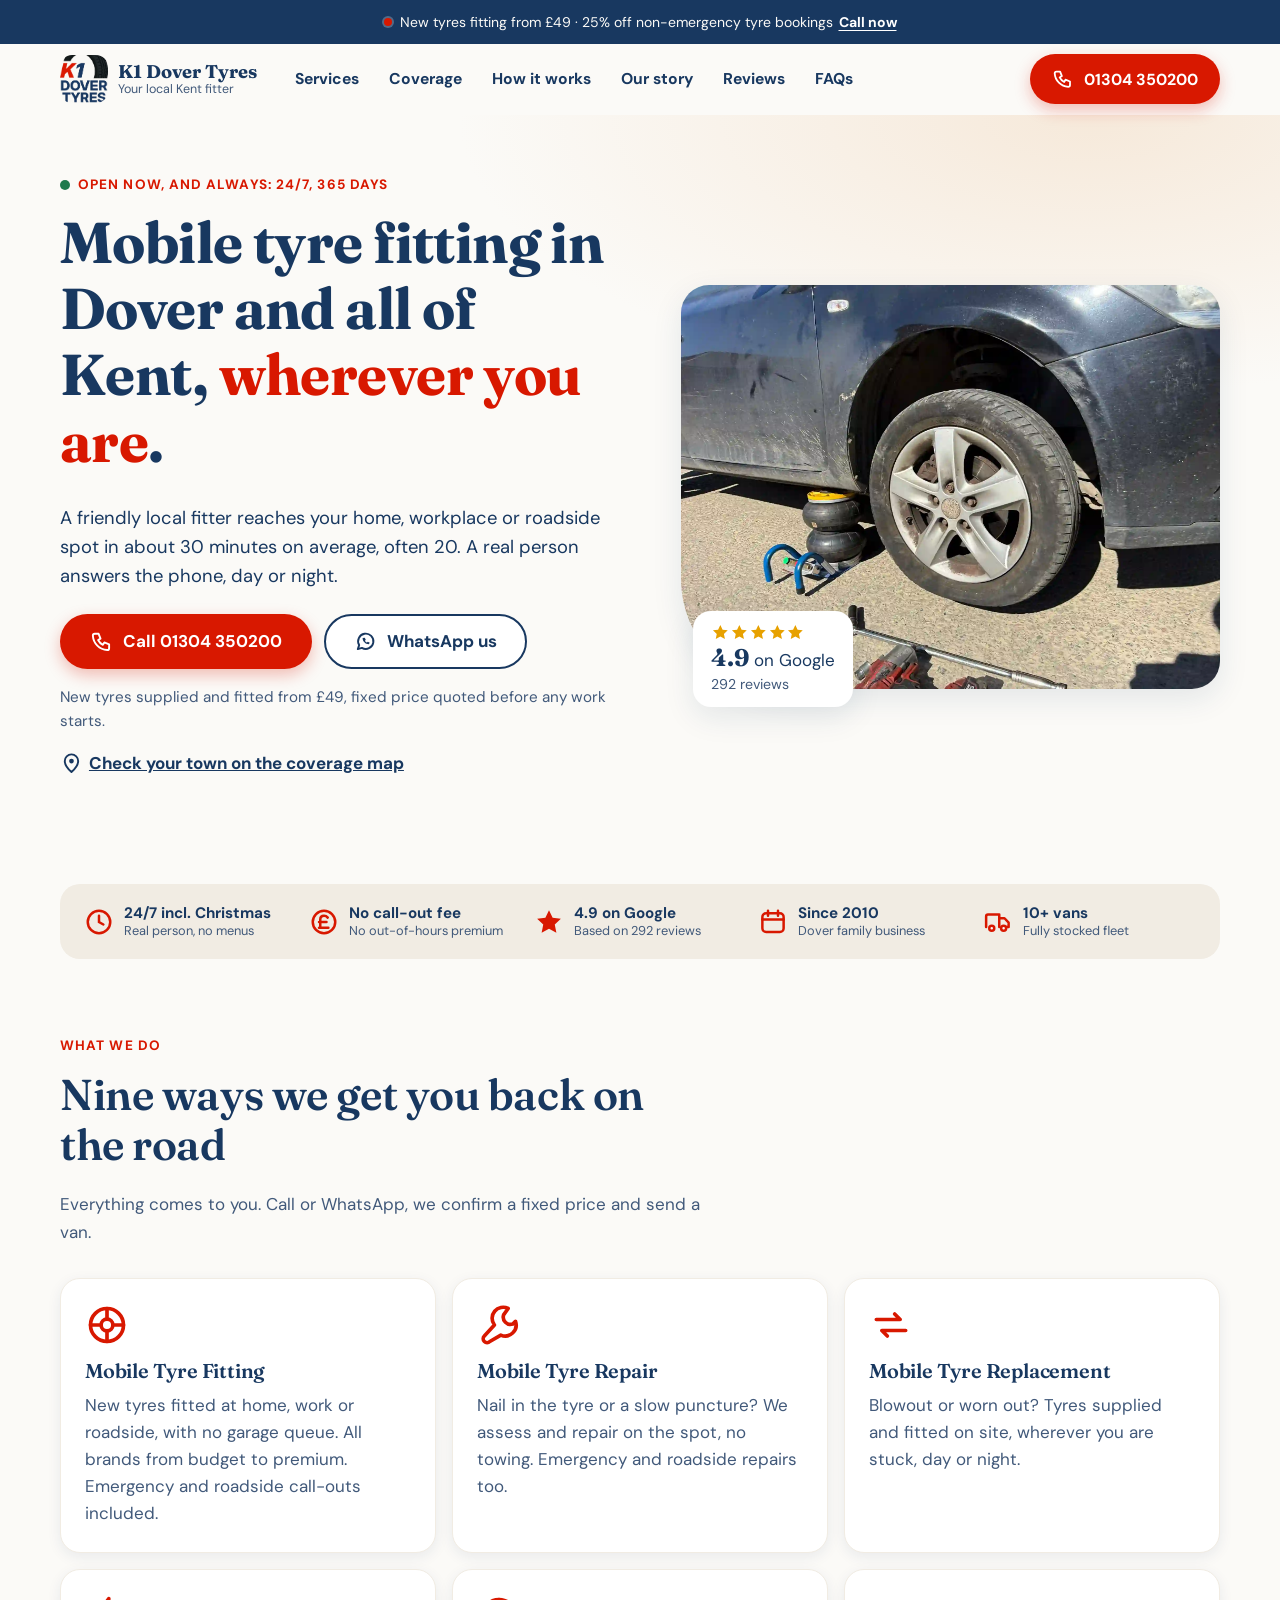
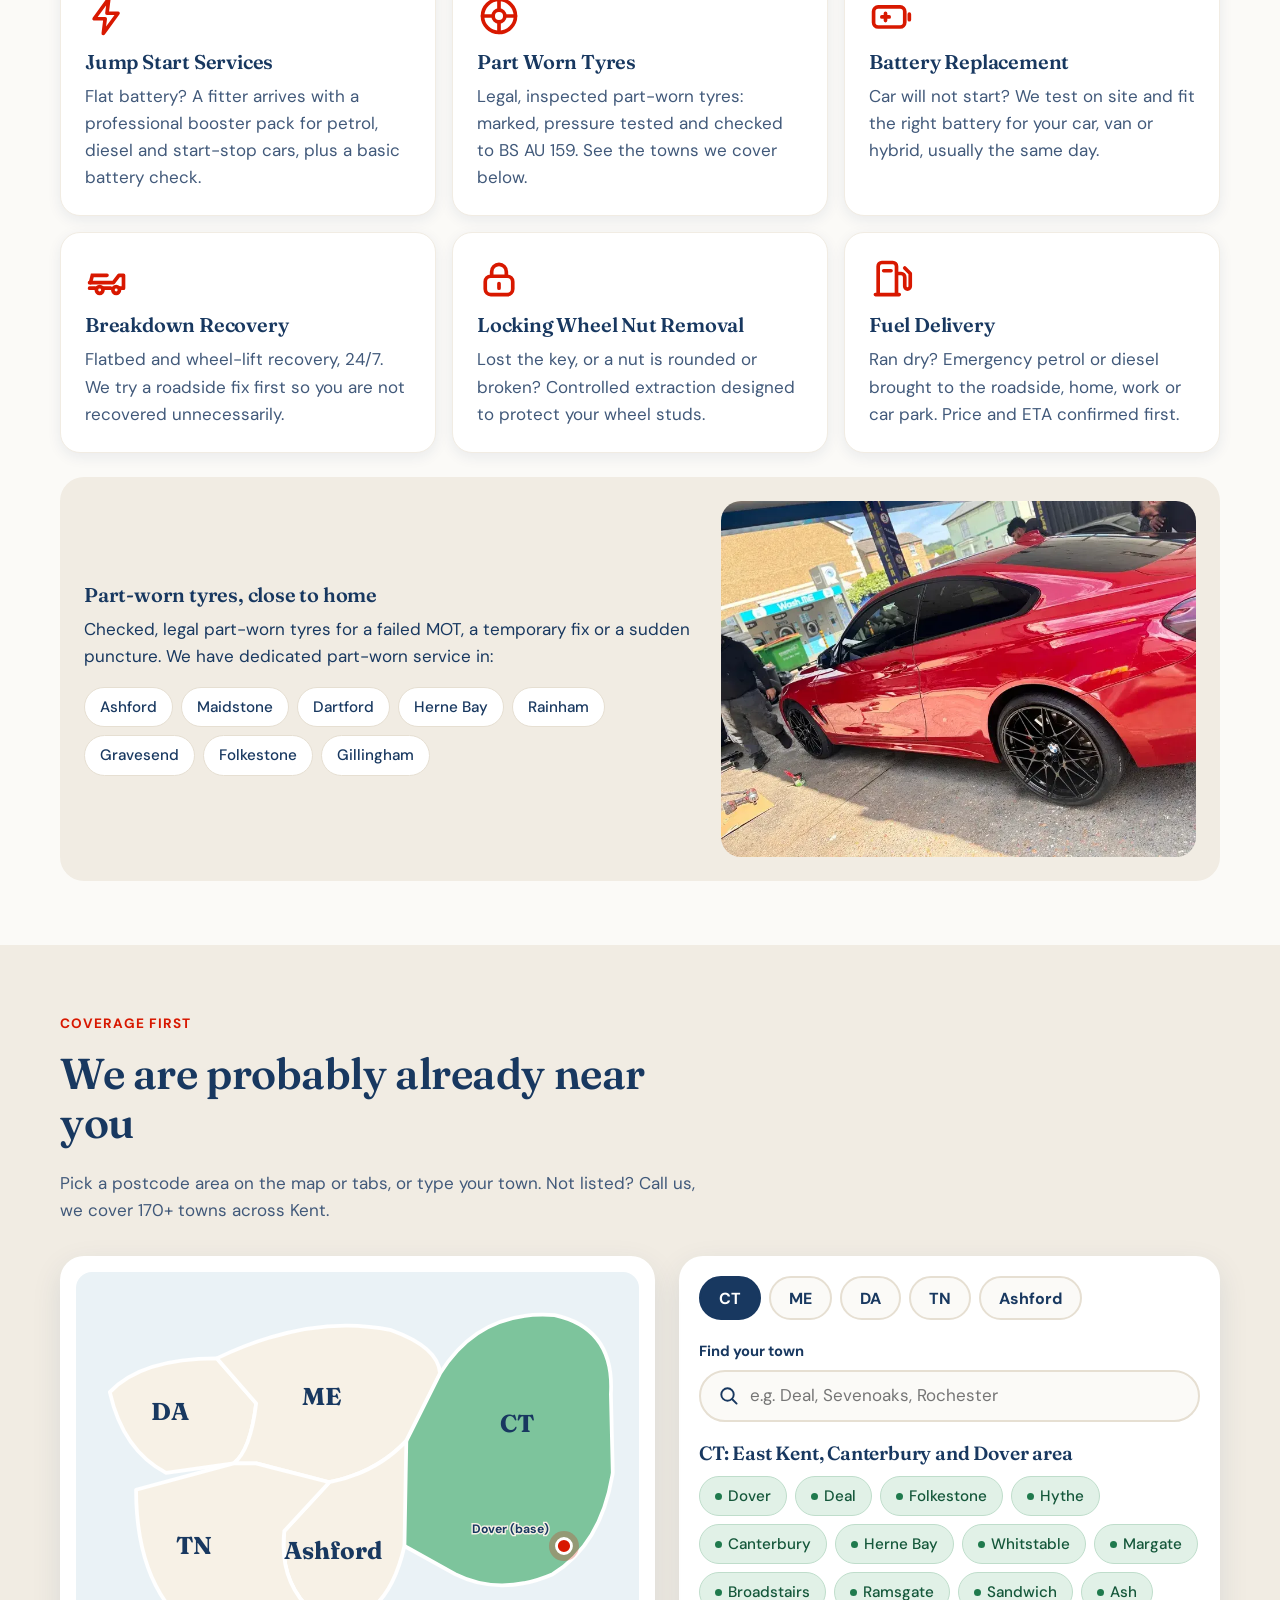
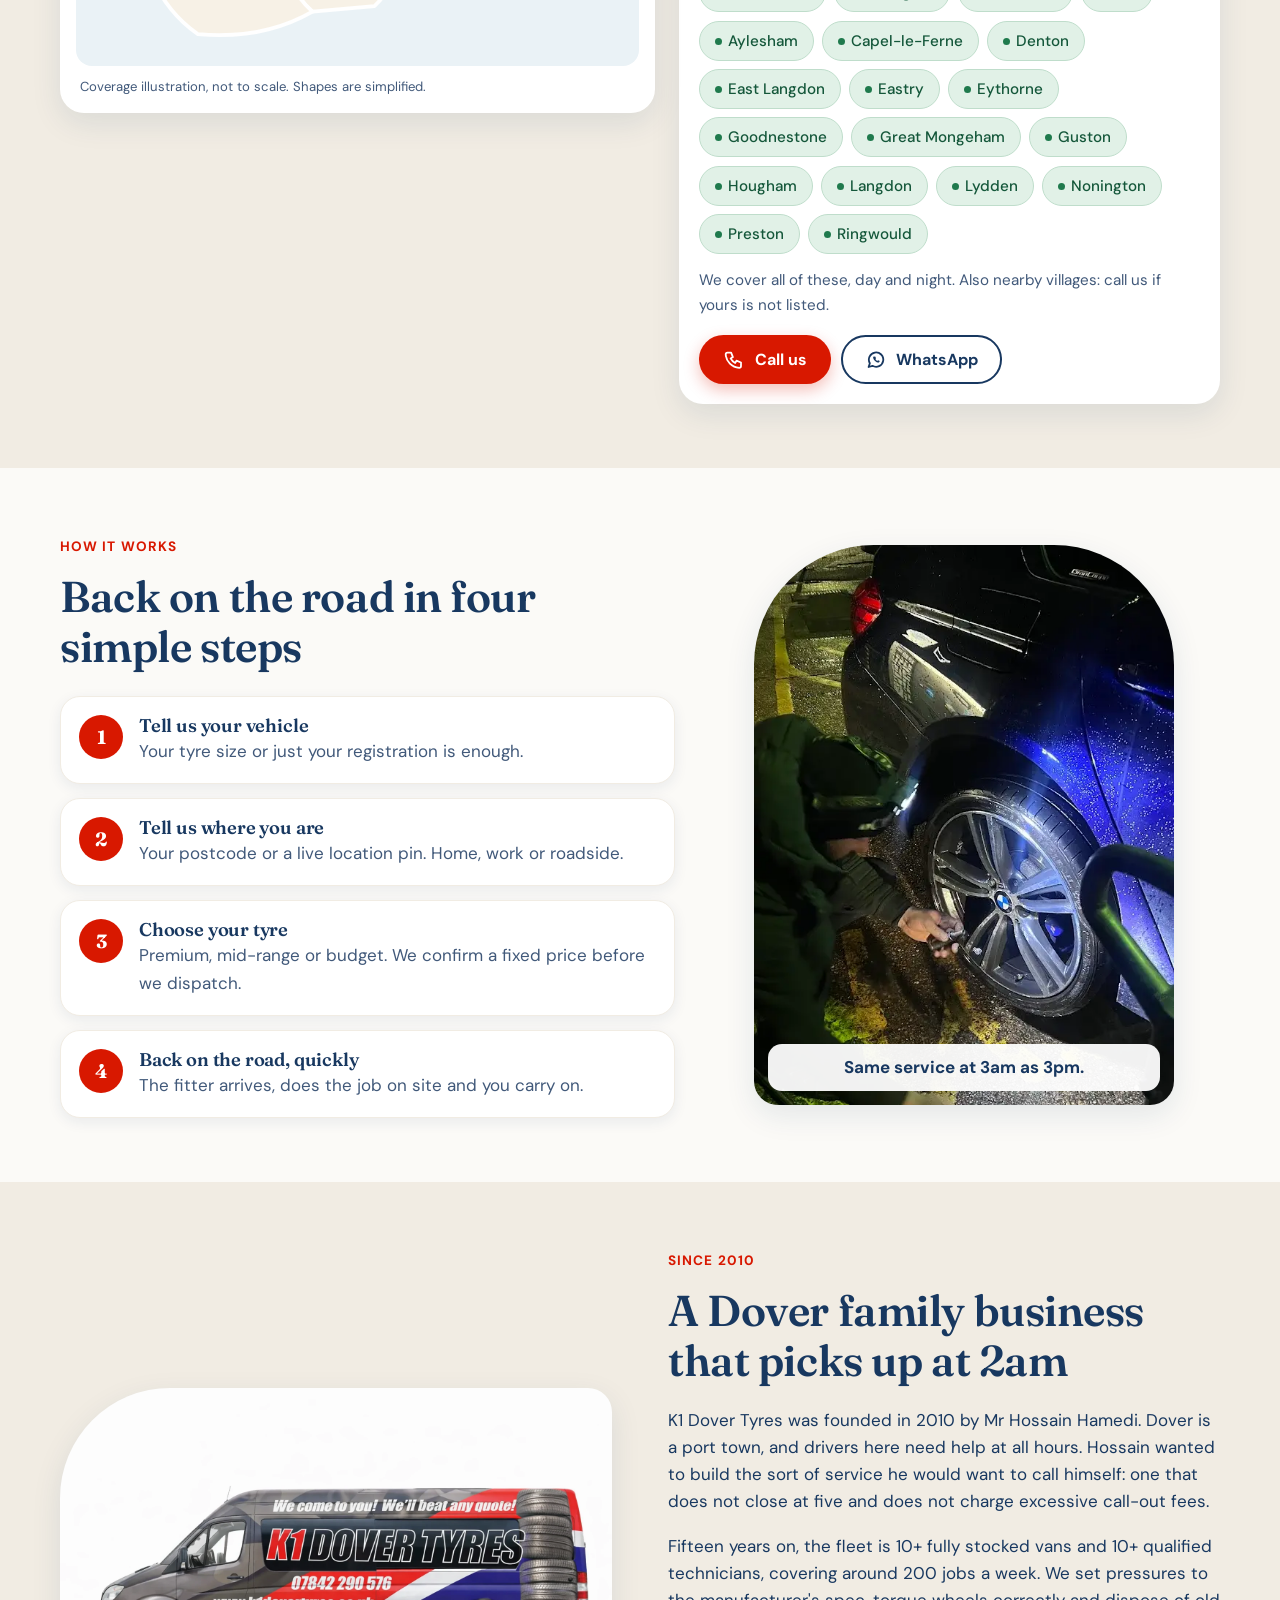
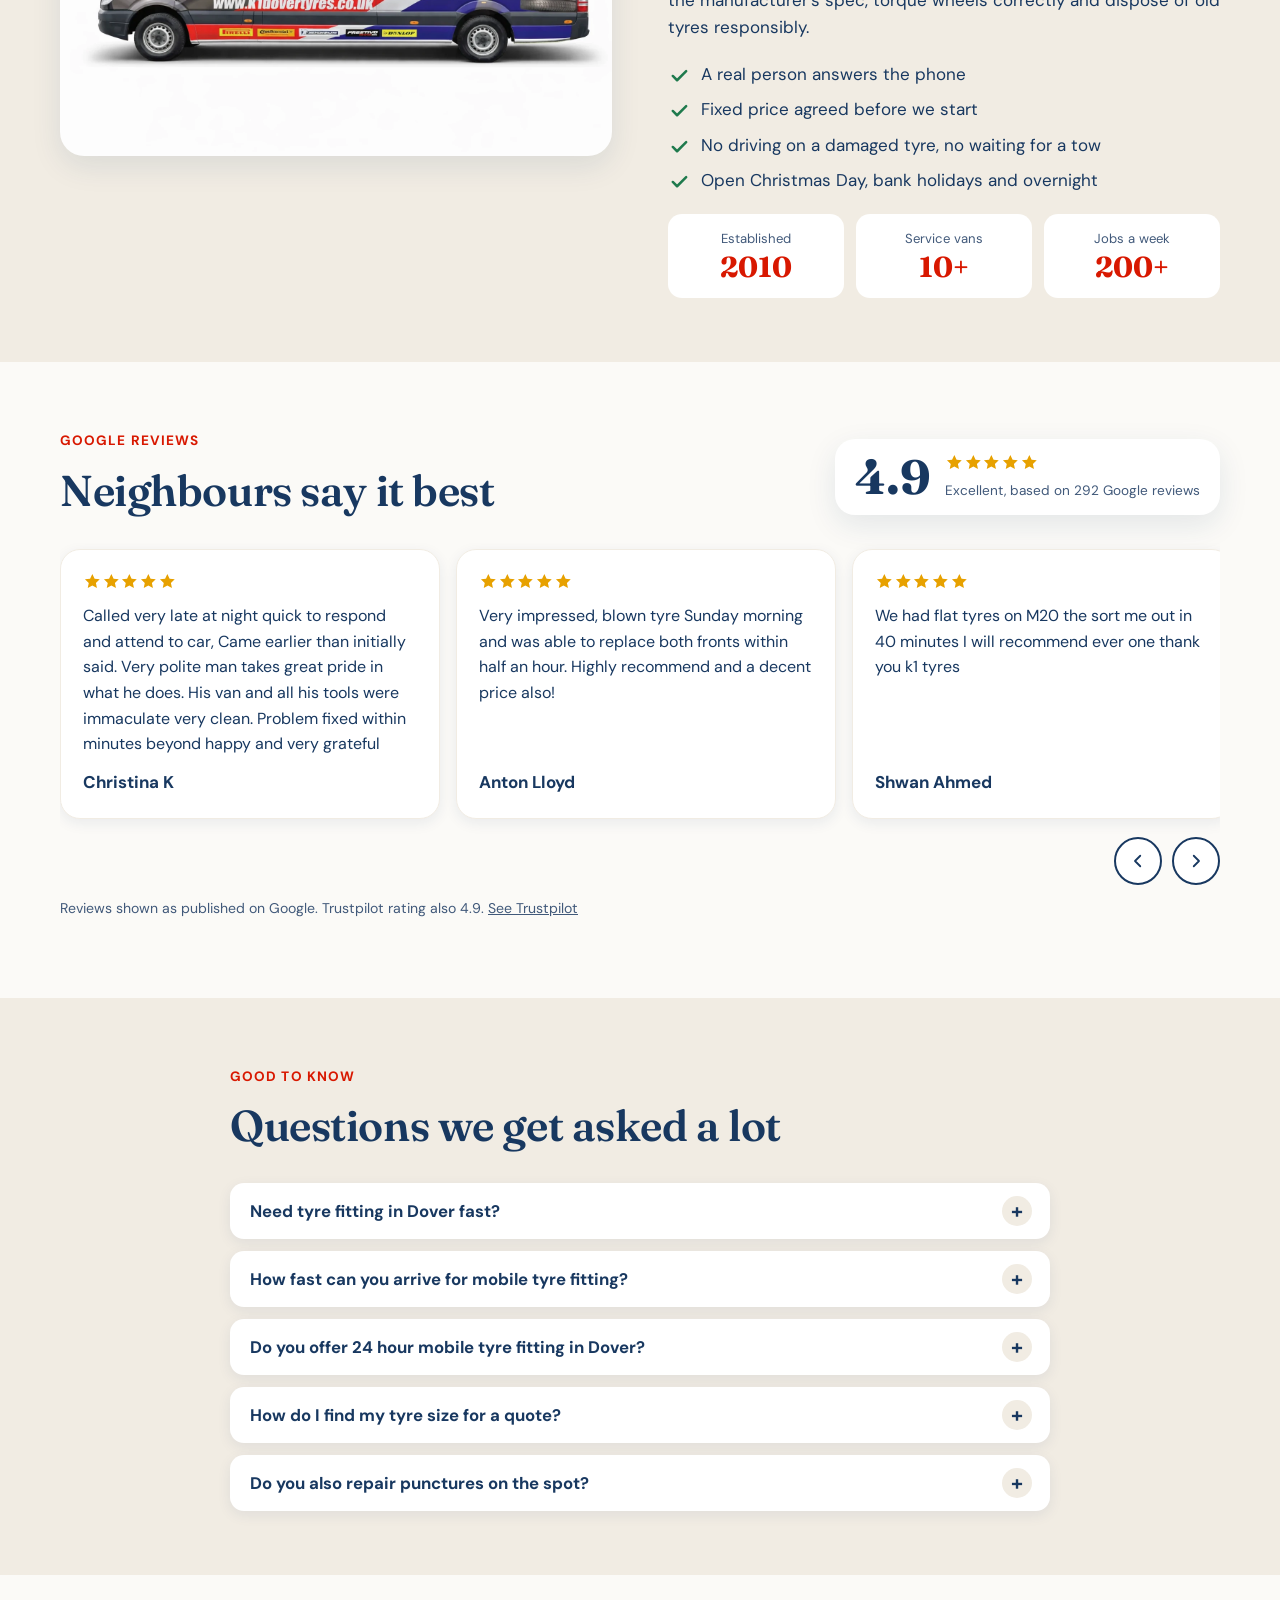
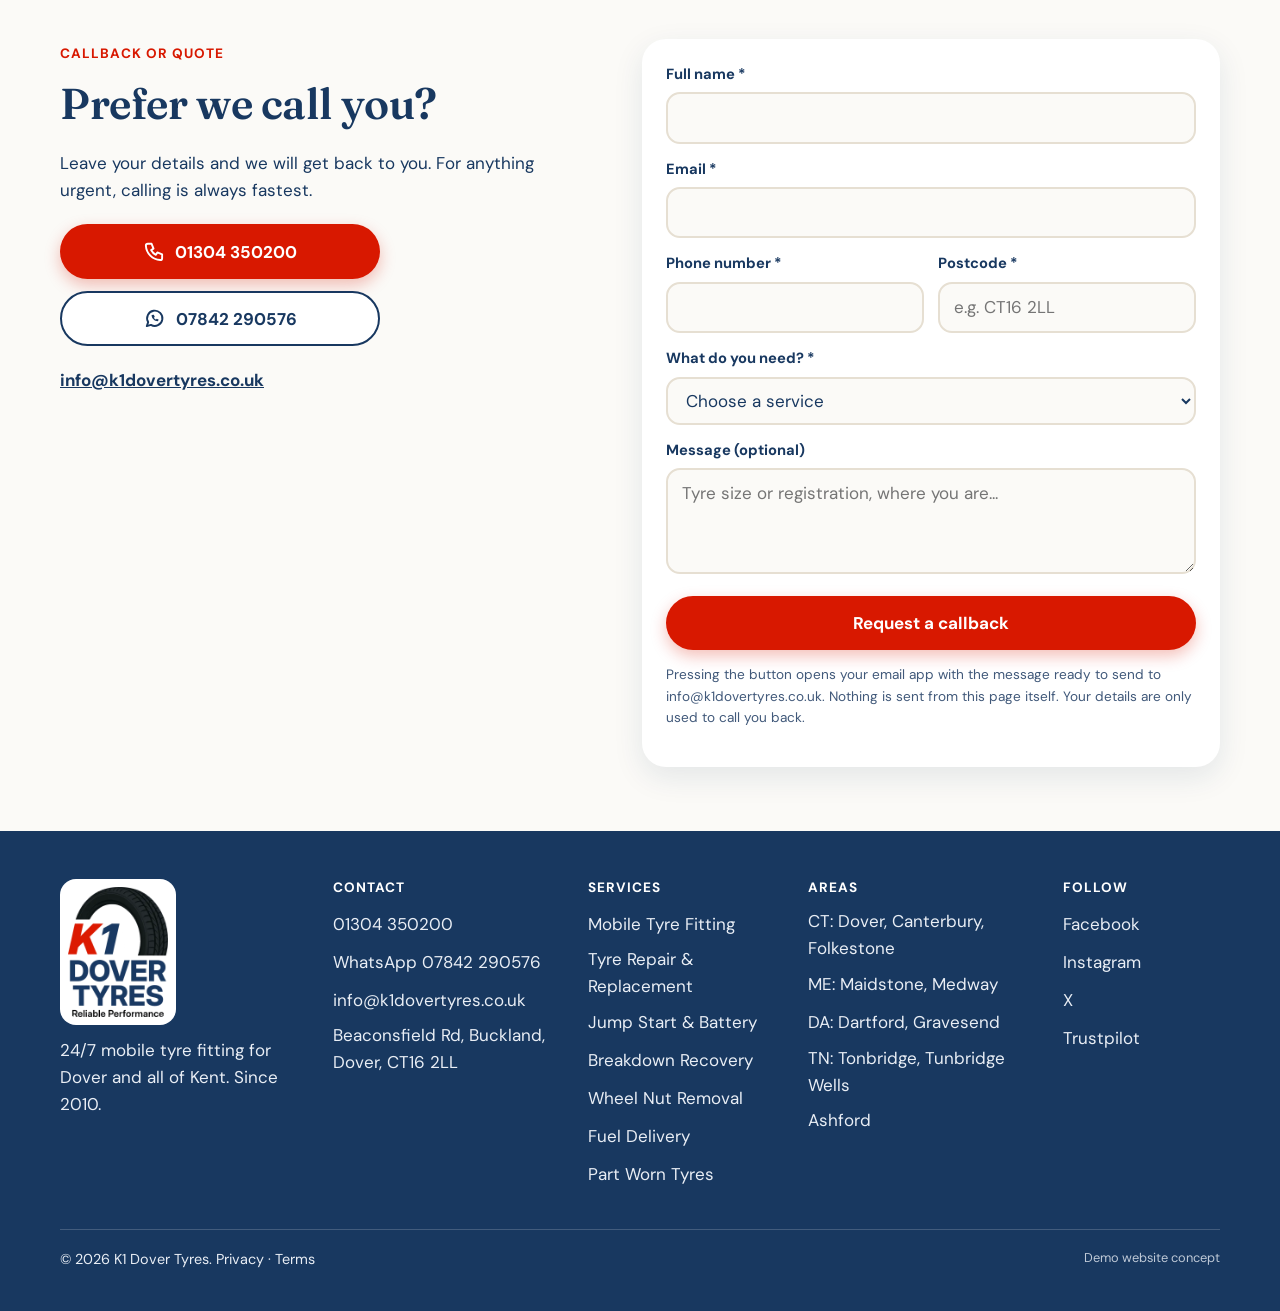
<file: demo-c/index.html>
﻿<!doctype html>
<html lang="en-GB">
<head>
<meta charset="utf-8">
<meta name="viewport" content="width=device-width, initial-scale=1, viewport-fit=cover">
<title>K1 Dover Tyres | Your Local Kent Mobile Tyre Fitter, 24/7</title>
<meta name="description" content="24/7 mobile tyre fitting across Dover and all of Kent. No call-out fee, a real person on the phone, rated 4.9 on Google. Call 01304 350200 or WhatsApp 07842 290576.">
<meta name="theme-color" content="#FBFAF7">
<link rel="icon" type="image/webp" href="assets/img/logo-cropped-270.webp">
<meta property="og:type" content="website">
<meta property="og:title" content="K1 Dover Tyres | Your Local Kent Mobile Tyre Fitter, 24/7">
<meta property="og:description" content="Mobile tyre fitting at home, work or roadside across Dover and Kent. Open 24/7 including Christmas Day. No call-out fee.">
<meta property="og:image" content="assets/img/fitting-wheel-change-lifted.webp">
<meta property="og:locale" content="en_GB">
<link rel="preconnect" href="https://fonts.googleapis.com">
<link rel="preconnect" href="https://fonts.gstatic.com" crossorigin>
<link href="https://fonts.googleapis.com/css2?family=DM+Sans:ital,opsz,wght@0,9..40,400;0,9..40,500;0,9..40,700&family=Fraunces:opsz,wght@9..144,500;9..144,600;9..144,700&display=swap" rel="stylesheet">
<link rel="preload" as="image" href="assets/img/fitting-wheel-change-lifted.webp">
<link rel="stylesheet" href="assets/css/style.css">
<script type="application/ld+json">
{
  "@context": "https://schema.org",
  "@type": ["AutomotiveBusiness", "LocalBusiness"],
  "name": "K1 Dover Tyres",
  "description": "24/7 mobile tyre fitting, repair and replacement across Dover and all of Kent.",
  "telephone": "+441304350200",
  "email": "info@k1dovertyres.co.uk",
  "image": "assets/img/van-k1-dover-tyres.webp",
  "logo": "assets/img/logo-k1-dover-tyres.webp",
  "foundingDate": "2010",
  "founder": { "@type": "Person", "name": "Hossain Hamedi" },
  "address": {
    "@type": "PostalAddress",
    "streetAddress": "Beaconsfield Rd, Buckland",
    "addressLocality": "Dover",
    "postalCode": "CT16 2LL",
    "addressCountry": "GB"
  },
  "openingHoursSpecification": {
    "@type": "OpeningHoursSpecification",
    "dayOfWeek": ["Monday","Tuesday","Wednesday","Thursday","Friday","Saturday","Sunday"],
    "opens": "00:00",
    "closes": "23:59"
  },
  "areaServed": [
    {"@type":"AdministrativeArea","name":"Kent"},
    {"@type":"City","name":"Dover"},{"@type":"City","name":"Canterbury"},{"@type":"City","name":"Folkestone"},
    {"@type":"City","name":"Maidstone"},{"@type":"City","name":"Ashford"},{"@type":"City","name":"Dartford"},
    {"@type":"City","name":"Gravesend"},{"@type":"City","name":"Tonbridge"},{"@type":"City","name":"Tunbridge Wells"}
  ],
  "sameAs": [
    "https://www.facebook.com/k1mobiletyre",
    "https://www.instagram.com/k1dovertyres.uk/",
    "https://x.com/k1dovertyres",
    "https://www.trustpilot.com/review/k1dovertyres.co.uk"
  ],
  "aggregateRating": { "@type": "AggregateRating", "ratingValue": "4.9", "reviewCount": "292", "bestRating": "5" }
}
</script>
</head>
<body>
<a class="skip" href="#main">Skip to main content</a>

<svg width="0" height="0" style="position:absolute" aria-hidden="true" focusable="false">
  <defs>
    <symbol id="i-phone" viewBox="0 0 24 24"><path d="M5 4h4l2 5-2.5 1.5a11 11 0 0 0 5 5L15 13l5 2v4a2 2 0 0 1-2 2A16 16 0 0 1 3 6a2 2 0 0 1 2-2z" fill="none" stroke="currentColor" stroke-width="2" stroke-linejoin="round"/></symbol>
    <symbol id="i-wa" viewBox="0 0 24 24"><path d="M4 20l1.4-4.2A8 8 0 1 1 8.3 18.7L4 20z" fill="none" stroke="currentColor" stroke-width="2" stroke-linejoin="round"/><path d="M9 8.5c0 3.5 3 6.5 6.5 6.5l1-1.6-2-1-1 .8a4 4 0 0 1-2-2l.8-1-1-2L9 8.5z" fill="currentColor"/></symbol>
    <symbol id="i-quote" viewBox="0 0 24 24"><path d="M4 5h16v11H9l-5 4V5z" fill="none" stroke="currentColor" stroke-width="2" stroke-linejoin="round"/><path d="M8 9h8M8 12.5h5" stroke="currentColor" stroke-width="2" stroke-linecap="round"/></symbol>
    <symbol id="i-star" viewBox="0 0 24 24"><path d="M12 2.5l2.9 6.1 6.6.8-4.9 4.6 1.3 6.6L12 17.3 6.1 20.6l1.3-6.6L2.5 9.4l6.6-.8L12 2.5z" fill="currentColor"/></symbol>
    <symbol id="i-clock" viewBox="0 0 24 24"><circle cx="12" cy="12" r="9" fill="none" stroke="currentColor" stroke-width="2"/><path d="M12 7v5l3.5 2" fill="none" stroke="currentColor" stroke-width="2" stroke-linecap="round"/></symbol>
    <symbol id="i-pound" viewBox="0 0 24 24"><circle cx="12" cy="12" r="9" fill="none" stroke="currentColor" stroke-width="2"/><path d="M15 8.5c-.8-1-1.8-1.5-3-1.5-1.7 0-3 1.2-3 3v1.5M8 12h6M8 16.5h7.5M9 12v4.5" fill="none" stroke="currentColor" stroke-width="2" stroke-linecap="round" stroke-linejoin="round"/></symbol>
    <symbol id="i-cal" viewBox="0 0 24 24"><rect x="3.5" y="5" width="17" height="15" rx="3" fill="none" stroke="currentColor" stroke-width="2"/><path d="M3.5 10h17M8 3v4M16 3v4" stroke="currentColor" stroke-width="2" stroke-linecap="round"/></symbol>
    <symbol id="i-van" viewBox="0 0 24 24"><path d="M2.5 16V7.5a1.5 1.5 0 0 1 1.5-1.5h9v10M13 9h4.2l3.3 3.5V16h-2" fill="none" stroke="currentColor" stroke-width="2" stroke-linejoin="round" stroke-linecap="round"/><circle cx="7" cy="17" r="2" fill="#FBFAF7" stroke="currentColor" stroke-width="2"/><circle cx="16.5" cy="17" r="2" fill="#FBFAF7" stroke="currentColor" stroke-width="2"/></symbol>
    <symbol id="i-tyre" viewBox="0 0 24 24"><circle cx="12" cy="12" r="9" fill="none" stroke="currentColor" stroke-width="2"/><circle cx="12" cy="12" r="3.2" fill="none" stroke="currentColor" stroke-width="2"/><path d="M12 3v5.8M12 15.2V21M3 12h5.8M15.2 12H21" stroke="currentColor" stroke-width="2" stroke-linecap="round"/></symbol>
    <symbol id="i-wrench" viewBox="0 0 24 24"><path d="M14.5 6.5a4 4 0 0 0 5 5L21 10a6 6 0 0 1-8 7.5L7 21a2 2 0 0 1-3-3l5.5-6A6 6 0 0 1 17 3l-2.5 3.5z" fill="none" stroke="currentColor" stroke-width="2" stroke-linejoin="round"/></symbol>
    <symbol id="i-swap" viewBox="0 0 24 24"><path d="M4 9h13l-3-3M20 15H7l3 3" fill="none" stroke="currentColor" stroke-width="2" stroke-linecap="round" stroke-linejoin="round"/></symbol>
    <symbol id="i-bolt" viewBox="0 0 24 24"><path d="M13 2.5L5 13.5h6l-1 8 8-11h-6l1-8z" fill="none" stroke="currentColor" stroke-width="2" stroke-linejoin="round"/></symbol>
    <symbol id="i-battery" viewBox="0 0 24 24"><rect x="2.5" y="7" width="17" height="11" rx="2.5" fill="none" stroke="currentColor" stroke-width="2"/><path d="M22 11v3M9 10.5v4M7 12.5h4" stroke="currentColor" stroke-width="2" stroke-linecap="round"/></symbol>
    <symbol id="i-tow" viewBox="0 0 24 24"><path d="M2.5 14h13l3-4H21v7h-2" fill="none" stroke="currentColor" stroke-width="2" stroke-linejoin="round" stroke-linecap="round"/><path d="M2.5 17h3M10 17h4M3 14l1-4h8" fill="none" stroke="currentColor" stroke-width="2" stroke-linecap="round"/><circle cx="8" cy="18" r="1.8" fill="#FBFAF7" stroke="currentColor" stroke-width="2"/><circle cx="17" cy="18" r="1.8" fill="#FBFAF7" stroke="currentColor" stroke-width="2"/></symbol>
    <symbol id="i-lock" viewBox="0 0 24 24"><rect x="4.5" y="10.5" width="15" height="10" rx="3" fill="none" stroke="currentColor" stroke-width="2"/><path d="M8 10.5V8a4 4 0 0 1 8 0v2.5M12 14.5v2.5" fill="none" stroke="currentColor" stroke-width="2" stroke-linecap="round"/></symbol>
    <symbol id="i-fuel" viewBox="0 0 24 24"><path d="M5 20.5V5a2 2 0 0 1 2-2h6a2 2 0 0 1 2 2v15.5M3.5 20.5h13M15 9h2.5a2 2 0 0 1 2 2v5a1.5 1.5 0 0 0 3 0V9l-3-3" fill="none" stroke="currentColor" stroke-width="2" stroke-linecap="round" stroke-linejoin="round"/><path d="M8 7.5h4" stroke="currentColor" stroke-width="2" stroke-linecap="round"/></symbol>
    <symbol id="i-pin" viewBox="0 0 24 24"><path d="M12 21s7-6.2 7-11.5a7 7 0 0 0-14 0C5 14.800 12 21 12 21z" fill="none" stroke="currentColor" stroke-width="2" stroke-linejoin="round"/><circle cx="12" cy="9.5" r="2.5" fill="currentColor"/></symbol>
    <symbol id="i-check" viewBox="0 0 24 24"><path d="M5 12.5l4.5 4.5L19 7.5" fill="none" stroke="currentColor" stroke-width="2.6" stroke-linecap="round" stroke-linejoin="round"/></symbol>
    <symbol id="i-left" viewBox="0 0 24 24"><path d="M15 5l-7 7 7 7" fill="none" stroke="currentColor" stroke-width="2.4" stroke-linecap="round" stroke-linejoin="round"/></symbol>
    <symbol id="i-right" viewBox="0 0 24 24"><path d="M9 5l7 7-7 7" fill="none" stroke="currentColor" stroke-width="2.4" stroke-linecap="round" stroke-linejoin="round"/></symbol>
    <symbol id="i-search" viewBox="0 0 24 24"><circle cx="11" cy="11" r="6.5" fill="none" stroke="currentColor" stroke-width="2"/><path d="M16 16l4.5 4.5" stroke="currentColor" stroke-width="2" stroke-linecap="round"/></symbol>
  </defs>
</svg>

<div class="promo"><p><span class="pdot" aria-hidden="true"></span><span class="p-long">New tyres fitting from &pound;49 &middot; 25% off non-emergency tyre bookings</span><span class="p-short">Tyres fitted from &pound;49 &middot; 25% off non-emergency</span> <a href="tel:01304350200">Call now</a></p></div>
<header class="site-header" id="top">
  <div class="wrap bar">
    <a class="brand" href="#top" aria-label="K1 Dover Tyres, home">
      <img src="assets/img/logo-cropped-270.webp" width="48" height="48" alt="">
      <span class="brand-text"><strong>K1 Dover Tyres</strong><small>Your local Kent fitter</small></span>
    </a>
    <nav class="nav" id="nav" aria-label="Main">
      <ul>
        <li><a href="#services">Services</a></li>
        <li><a href="#coverage">Coverage</a></li>
        <li><a href="#how">How it works</a></li>
        <li><a href="#story">Our story</a></li>
        <li><a href="#reviews">Reviews</a></li>
        <li><a href="#faq">FAQs</a></li>
      </ul>
    </nav>
    <a class="btn btn-red head-call" href="tel:01304350200"><svg class="ic" aria-hidden="true"><use href="#i-phone"/></svg><span>01304 350200</span></a>
    <button class="menu-btn" id="menuBtn" aria-expanded="false" aria-controls="nav"><span class="sr">Menu</span><span class="bars" aria-hidden="true"></span></button>
  </div>
</header>

<main id="main">

<!-- HERO -->
<section class="hero" aria-labelledby="hero-h">
  <div class="wrap hero-grid">
    <div class="hero-copy">
      <p class="eyebrow"><span class="dot"></span> Open now, and always: 24/7, 365 days</p>
      <h1 id="hero-h">Mobile tyre fitting in Dover and all of Kent, <span class="hl">wherever you are</span>.</h1>
      <p class="lead">A friendly local fitter reaches your home, workplace or roadside spot in about 30 minutes on average, often 20. A real person answers the phone, day or night.</p>
      <div class="cta-row">
        <a class="btn btn-red btn-lg" href="tel:01304350200"><svg class="ic" aria-hidden="true"><use href="#i-phone"/></svg>Call 01304 350200</a>
        <a class="btn btn-ghost btn-lg" href="https://wa.me/447842290576" target="_blank" rel="noopener"><svg class="ic" aria-hidden="true"><use href="#i-wa"/></svg>WhatsApp us</a>
      </div>
      <p class="mini">New tyres supplied and fitted from &pound;49, fixed price quoted before any work starts.</p>
      <p class="check-line"><a href="#coverage"><svg class="ic" aria-hidden="true"><use href="#i-pin"/></svg> Check your town on the coverage map</a></p>
    </div>
    <div class="hero-media">
      <img class="blob-photo" src="assets/img/fitting-wheel-change-lifted.webp" width="2048" height="1536" alt="A K1 fitter changing a wheel on a lifted car at the customer's location" fetchpriority="high">
      <div class="float-card" aria-hidden="true">
        <span class="stars"><svg class="ic"><use href="#i-star"/></svg><svg class="ic"><use href="#i-star"/></svg><svg class="ic"><use href="#i-star"/></svg><svg class="ic"><use href="#i-star"/></svg><svg class="ic"><use href="#i-star"/></svg></span>
        <strong>4.9</strong> on Google<br><small>292 reviews</small>
      </div>
    </div>
  </div>
</section>

<!-- TRUST STRIP -->
<section class="trust" aria-label="Why drivers trust K1">
  <div class="wrap">
    <ul class="trust-list">
      <li><svg class="ic" aria-hidden="true"><use href="#i-clock"/></svg><span><strong>24/7 incl. Christmas</strong><small>Real person, no menus</small></span></li>
      <li><svg class="ic" aria-hidden="true"><use href="#i-pound"/></svg><span><strong>No call-out fee</strong><small>No out-of-hours premium</small></span></li>
      <li><svg class="ic" aria-hidden="true"><use href="#i-star"/></svg><span><strong>4.9 on Google</strong><small>Based on 292 reviews</small></span></li>
      <li><svg class="ic" aria-hidden="true"><use href="#i-cal"/></svg><span><strong>Since 2010</strong><small>Dover family business</small></span></li>
      <li><svg class="ic" aria-hidden="true"><use href="#i-van"/></svg><span><strong>10+ vans</strong><small>Fully stocked fleet</small></span></li>
    </ul>
  </div>
</section>

<!-- SERVICES -->
<section class="sec" id="services" aria-labelledby="services-h">
  <div class="wrap">
    <header class="sec-head">
      <p class="eyebrow">What we do</p>
      <h2 id="services-h">Nine ways we get you back on the road</h2>
      <p>Everything comes to you. Call or WhatsApp, we confirm a fixed price and send a van.</p>
    </header>
    <ul class="cards" role="list">
      <li class="card" data-reveal><svg class="ic ic-xl" aria-hidden="true"><use href="#i-tyre"/></svg><h3>Mobile Tyre Fitting</h3><p>New tyres fitted at home, work or roadside, with no garage queue. All brands from budget to premium. Emergency and roadside call-outs included.</p></li>
      <li class="card" data-reveal><svg class="ic ic-xl" aria-hidden="true"><use href="#i-wrench"/></svg><h3>Mobile Tyre Repair</h3><p>Nail in the tyre or a slow puncture? We assess and repair on the spot, no towing. Emergency and roadside repairs too.</p></li>
      <li class="card" data-reveal><svg class="ic ic-xl" aria-hidden="true"><use href="#i-swap"/></svg><h3>Mobile Tyre Replacement</h3><p>Blowout or worn out? Tyres supplied and fitted on site, wherever you are stuck, day or night.</p></li>
      <li class="card" data-reveal><svg class="ic ic-xl" aria-hidden="true"><use href="#i-bolt"/></svg><h3>Jump Start Services</h3><p>Flat battery? A fitter arrives with a professional booster pack for petrol, diesel and start-stop cars, plus a basic battery check.</p></li>
      <li class="card" data-reveal><svg class="ic ic-xl" aria-hidden="true"><use href="#i-tyre"/></svg><h3>Part Worn Tyres</h3><p>Legal, inspected part-worn tyres: marked, pressure tested and checked to BS AU 159. See the towns we cover below.</p></li>
      <li class="card" data-reveal><svg class="ic ic-xl" aria-hidden="true"><use href="#i-battery"/></svg><h3>Battery Replacement</h3><p>Car will not start? We test on site and fit the right battery for your car, van or hybrid, usually the same day.</p></li>
      <li class="card" data-reveal><svg class="ic ic-xl" aria-hidden="true"><use href="#i-tow"/></svg><h3>Breakdown Recovery</h3><p>Flatbed and wheel-lift recovery, 24/7. We try a roadside fix first so you are not recovered unnecessarily.</p></li>
      <li class="card" data-reveal><svg class="ic ic-xl" aria-hidden="true"><use href="#i-lock"/></svg><h3>Locking Wheel Nut Removal</h3><p>Lost the key, or a nut is rounded or broken? Controlled extraction designed to protect your wheel studs.</p></li>
      <li class="card" data-reveal><svg class="ic ic-xl" aria-hidden="true"><use href="#i-fuel"/></svg><h3>Fuel Delivery</h3><p>Ran dry? Emergency petrol or diesel brought to the roadside, home, work or car park. Price and ETA confirmed first.</p></li>
    </ul>

    <div class="partworn" data-reveal>
      <div>
        <h3>Part-worn tyres, close to home</h3>
        <p>Checked, legal part-worn tyres for a failed MOT, a temporary fix or a sudden puncture. We have dedicated part-worn service in:</p>
        <ul class="chips" aria-label="Part-worn tyre towns">
          <li>Ashford</li><li>Maidstone</li><li>Dartford</li><li>Herne Bay</li><li>Rainham</li><li>Gravesend</li><li>Folkestone</li><li>Gillingham</li>
        </ul>
      </div>
      <img src="assets/img/mobile-tyre-repair.webp" width="825" height="619" alt="Technician repairing a punctured tyre" loading="lazy">
    </div>
  </div>
</section>

<!-- COVERAGE -->
<section class="sec sand" id="coverage" aria-labelledby="cov-h">
  <div class="wrap">
    <header class="sec-head">
      <p class="eyebrow">Coverage first</p>
      <h2 id="cov-h">We are probably already near you</h2>
      <p>Pick a postcode area on the map or tabs, or type your town. Not listed? Call us, we cover 170+ towns across Kent.</p>
    </header>

    <div class="cov">
      <div class="map-card">
        <svg class="kent-map" id="kentMap" viewBox="0 0 600 420" role="group" aria-label="Stylised illustration of Kent postcode areas. Use the tabs for the same choices.">
          <path class="sea" d="M0 0h600v420H0z" fill="none"/>
          <g class="regions">
            <path class="region" data-area="DA" tabindex="0" role="button" aria-label="DA area, Dartford and Gravesend" d="M36 128 Q70 92 150 92 L192 140 Q186 190 168 204 L96 214 Q50 190 36 128z"/>
            <path class="region" data-area="ME" tabindex="0" role="button" aria-label="ME area, Maidstone and Medway" d="M150 92 Q250 44 336 62 Q386 80 388 108 L352 180 Q320 214 270 224 L192 204 L168 204 Q186 190 192 140z"/>
            <path class="region" data-area="CT" tabindex="0" role="button" aria-label="CT area, Canterbury, Dover and East Kent" d="M388 108 Q430 40 510 46 Q574 60 570 130 L572 214 Q560 290 508 322 Q452 346 404 322 L350 292 Q318 250 352 180z"/>
            <path class="region" data-area="Ashford" tabindex="0" role="button" aria-label="Ashford area" d="M270 224 Q320 214 352 180 L350 292 Q340 336 318 356 L252 362 Q216 330 222 276z"/>
            <path class="region" data-area="TN" tabindex="0" role="button" aria-label="TN area, Tonbridge, Tunbridge Wells and Sevenoaks" d="M64 232 L168 204 L192 204 L270 224 L222 276 Q216 330 252 362 Q200 392 130 386 Q64 340 64 232z"/>
          </g>
          <g class="labels" aria-hidden="true">
            <text x="100" y="158">DA</text>
            <text x="262" y="142">ME</text>
            <text x="470" y="170">CT</text>
            <text x="274" y="306" font-size="20">Ashford</text>
            <text x="126" y="300">TN</text>
          </g>
          <g class="dover" aria-hidden="true" transform="translate(520 292)">
            <circle r="16" class="pulse"/><circle r="8" fill="#D81800" stroke="#fff" stroke-width="3"/>
            <text x="-16" y="-14" text-anchor="end" class="dtxt">Dover (base)</text>
          </g>
        </svg>
        <p class="map-note">Coverage illustration, not to scale. Shapes are simplified.</p>
      </div>

      <div class="cov-panel">
        <div class="tabs" role="tablist" aria-label="Postcode areas" id="areaTabs">
          <button role="tab" id="tab-CT" aria-selected="true" aria-controls="chipPanel" data-area="CT">CT</button>
          <button role="tab" id="tab-ME" aria-selected="false" aria-controls="chipPanel" tabindex="-1" data-area="ME">ME</button>
          <button role="tab" id="tab-DA" aria-selected="false" aria-controls="chipPanel" tabindex="-1" data-area="DA">DA</button>
          <button role="tab" id="tab-TN" aria-selected="false" aria-controls="chipPanel" tabindex="-1" data-area="TN">TN</button>
          <button role="tab" id="tab-Ashford" aria-selected="false" aria-controls="chipPanel" tabindex="-1" data-area="Ashford">Ashford</button>
        </div>
        <div class="search">
          <label for="townSearch">Find your town</label>
          <div class="search-box"><svg class="ic" aria-hidden="true"><use href="#i-search"/></svg><input id="townSearch" type="search" placeholder="e.g. Deal, Sevenoaks, Rochester" autocomplete="off"></div>
        </div>
        <div id="chipPanel" role="tabpanel" aria-labelledby="tab-CT" tabindex="0">
          <h3 id="areaTitle" class="area-title"></h3>
          <ul class="chips chips-green" id="chips" aria-live="polite"></ul>
          <p id="covMsg" class="cov-msg" aria-live="polite"></p>
        </div>
        <div class="cov-cta">
          <a class="btn btn-red" href="tel:01304350200"><svg class="ic" aria-hidden="true"><use href="#i-phone"/></svg>Call us</a>
          <a class="btn btn-ghost" href="https://wa.me/447842290576" target="_blank" rel="noopener"><svg class="ic" aria-hidden="true"><use href="#i-wa"/></svg>WhatsApp</a>
        </div>
      </div>
    </div>
  </div>
</section>

<!-- HOW IT WORKS -->
<section class="sec" id="how" aria-labelledby="how-h">
  <div class="wrap how-grid">
    <div>
      <header class="sec-head left">
        <p class="eyebrow">How it works</p>
        <h2 id="how-h">Back on the road in four simple steps</h2>
      </header>
      <ol class="steps">
        <li><span class="num">1</span><div><h3>Tell us your vehicle</h3><p>Your tyre size or just your registration is enough.</p></div></li>
        <li><span class="num">2</span><div><h3>Tell us where you are</h3><p>Your postcode or a live location pin. Home, work or roadside.</p></div></li>
        <li><span class="num">3</span><div><h3>Choose your tyre</h3><p>Premium, mid-range or budget. We confirm a fixed price before we dispatch.</p></div></li>
        <li><span class="num">4</span><div><h3>Back on the road, quickly</h3><p>The fitter arrives, does the job on site and you carry on.</p></div></li>
      </ol>
    </div>
    <figure class="how-photo">
      <img src="assets/img/fitting-late-night.webp" width="574" height="1020" alt="A mobile tyre fitting call-out late at night" loading="lazy">
      <figcaption>Same service at 3am as 3pm.</figcaption>
    </figure>
  </div>
</section>

<!-- STORY -->
<section class="sec sand" id="story" aria-labelledby="story-h">
  <div class="wrap story">
    <figure class="story-photo">
      <img src="assets/img/van-k1-dover-tyres.webp" width="1536" height="1024" alt="The branded K1 Dover Tyres van" loading="lazy">
    </figure>
    <div class="story-copy">
      <p class="eyebrow">Since 2010</p>
      <h2 id="story-h">A Dover family business that picks up at 2am</h2>
      <p>K1 Dover Tyres was founded in 2010 by Mr Hossain Hamedi. Dover is a port town, and drivers here need help at all hours. Hossain wanted to build the sort of service he would want to call himself: one that does not close at five and does not charge excessive call-out fees.</p>
      <p>Fifteen years on, the fleet is 10+ fully stocked vans and 10+ qualified technicians, covering around 200 jobs a week. We set pressures to the manufacturer's spec, torque wheels correctly and dispose of old tyres responsibly.</p>
      <ul class="ticks">
        <li><svg class="ic" aria-hidden="true"><use href="#i-check"/></svg>A real person answers the phone</li>
        <li><svg class="ic" aria-hidden="true"><use href="#i-check"/></svg>Fixed price agreed before we start</li>
        <li><svg class="ic" aria-hidden="true"><use href="#i-check"/></svg>No driving on a damaged tyre, no waiting for a tow</li>
        <li><svg class="ic" aria-hidden="true"><use href="#i-check"/></svg>Open Christmas Day, bank holidays and overnight</li>
      </ul>
      <dl class="stats">
        <div><dt>Established</dt><dd>2010</dd></div>
        <div><dt>Service vans</dt><dd>10+</dd></div>
        <div><dt>Jobs a week</dt><dd>200+</dd></div>
      </dl>
    </div>
  </div>
</section>

<!-- REVIEWS -->
<section class="sec" id="reviews" aria-labelledby="rev-h">
  <div class="wrap">
    <div class="rev-head">
      <div>
        <p class="eyebrow">Google reviews</p>
        <h2 id="rev-h">Neighbours say it best</h2>
      </div>
      <div class="rating-badge">
        <strong>4.9</strong>
        <div><span class="stars" role="img" aria-label="4.9 out of 5 stars"><svg class="ic"><use href="#i-star"/></svg><svg class="ic"><use href="#i-star"/></svg><svg class="ic"><use href="#i-star"/></svg><svg class="ic"><use href="#i-star"/></svg><svg class="ic"><use href="#i-star"/></svg></span><small>Excellent, based on 292 Google reviews</small></div>
      </div>
    </div>

    <div class="carousel" role="region" aria-roledescription="carousel" aria-label="Customer reviews" id="carousel">
      <ul class="track" id="track" tabindex="0" aria-label="Reviews, use left and right arrow keys to scroll">
        <li class="rcard"><span class="stars" aria-label="5 stars"><svg class="ic"><use href="#i-star"/></svg><svg class="ic"><use href="#i-star"/></svg><svg class="ic"><use href="#i-star"/></svg><svg class="ic"><use href="#i-star"/></svg><svg class="ic"><use href="#i-star"/></svg></span><blockquote>Called very late at night quick to respond and attend to car, Came earlier than initially said. Very polite man takes great pride in what he does. His van and all his tools were immaculate very clean. Problem fixed within minutes beyond happy and very grateful</blockquote><p class="who">Christina K</p></li>
        <li class="rcard"><span class="stars" aria-label="5 stars"><svg class="ic"><use href="#i-star"/></svg><svg class="ic"><use href="#i-star"/></svg><svg class="ic"><use href="#i-star"/></svg><svg class="ic"><use href="#i-star"/></svg><svg class="ic"><use href="#i-star"/></svg></span><blockquote>Very impressed, blown tyre Sunday morning and was able to replace both fronts within half an hour. Highly recommend and a decent price also!</blockquote><p class="who">Anton Lloyd</p></li>
        <li class="rcard"><span class="stars" aria-label="5 stars"><svg class="ic"><use href="#i-star"/></svg><svg class="ic"><use href="#i-star"/></svg><svg class="ic"><use href="#i-star"/></svg><svg class="ic"><use href="#i-star"/></svg><svg class="ic"><use href="#i-star"/></svg></span><blockquote>We had flat tyres on M20 the sort me out in 40 minutes I will recommend ever one thank you k1 tyres</blockquote><p class="who">Shwan Ahmed</p></li>
        <li class="rcard"><span class="stars" aria-label="5 stars"><svg class="ic"><use href="#i-star"/></svg><svg class="ic"><use href="#i-star"/></svg><svg class="ic"><use href="#i-star"/></svg><svg class="ic"><use href="#i-star"/></svg><svg class="ic"><use href="#i-star"/></svg></span><blockquote>Was stranded with a damaged tyre. K1 Dover tyres came out to the rescue within an hour. Karvan was quick and very efficient. Very friendly, service with a smile.</blockquote><p class="who">Thanh Nguyen</p></li>
        <li class="rcard"><span class="stars" aria-label="5 stars"><svg class="ic"><use href="#i-star"/></svg><svg class="ic"><use href="#i-star"/></svg><svg class="ic"><use href="#i-star"/></svg><svg class="ic"><use href="#i-star"/></svg><svg class="ic"><use href="#i-star"/></svg></span><blockquote>Drove over a bolt in Amiens and contacted K1 Dover Tyres, who were very helpful&hellip; repaired the tyre very quickly for &pound;15. Lovely people and very skilled at their jobs and very reasonably priced.</blockquote><p class="who">D Field</p></li>
        <li class="rcard"><span class="stars" aria-label="5 stars"><svg class="ic"><use href="#i-star"/></svg><svg class="ic"><use href="#i-star"/></svg><svg class="ic"><use href="#i-star"/></svg><svg class="ic"><use href="#i-star"/></svg><svg class="ic"><use href="#i-star"/></svg></span><blockquote>KARWAN was exceptional, speedy, polite and efficient. Definitely recommend</blockquote><p class="who">Sarah Fulbrook</p></li>
        <li class="rcard"><span class="stars" aria-label="5 stars"><svg class="ic"><use href="#i-star"/></svg><svg class="ic"><use href="#i-star"/></svg><svg class="ic"><use href="#i-star"/></svg><svg class="ic"><use href="#i-star"/></svg><svg class="ic"><use href="#i-star"/></svg></span><blockquote>Karwan was amazing and helpful and very quick! Superb!</blockquote><p class="who">Ben</p></li>
        <li class="rcard"><span class="stars" aria-label="5 stars"><svg class="ic"><use href="#i-star"/></svg><svg class="ic"><use href="#i-star"/></svg><svg class="ic"><use href="#i-star"/></svg><svg class="ic"><use href="#i-star"/></svg><svg class="ic"><use href="#i-star"/></svg></span><blockquote>Lovely job done by Kawan today! Very quick and efficient!</blockquote><p class="who">Obahiagbon Tomilayo</p></li>
        <li class="rcard"><span class="stars" aria-label="5 stars"><svg class="ic"><use href="#i-star"/></svg><svg class="ic"><use href="#i-star"/></svg><svg class="ic"><use href="#i-star"/></svg><svg class="ic"><use href="#i-star"/></svg><svg class="ic"><use href="#i-star"/></svg></span><blockquote>Full set of tyres for the car well happy perfect service</blockquote><p class="who">Chicken Noodles</p></li>
      </ul>
      <div class="car-ctl">
        <button class="round" id="prev" aria-label="Previous reviews"><svg class="ic" aria-hidden="true"><use href="#i-left"/></svg></button>
        <button class="round" id="next" aria-label="Next reviews"><svg class="ic" aria-hidden="true"><use href="#i-right"/></svg></button>
      </div>
    </div>
    <p class="src">Reviews shown as published on Google. Trustpilot rating also 4.9. <a href="https://www.trustpilot.com/review/k1dovertyres.co.uk" target="_blank" rel="noopener">See Trustpilot</a></p>
  </div>
</section>

<!-- FAQ -->
<section class="sec sand" id="faq" aria-labelledby="faq-h">
  <div class="wrap narrow">
    <header class="sec-head">
      <p class="eyebrow">Good to know</p>
      <h2 id="faq-h">Questions we get asked a lot</h2>
    </header>
    <div class="acc" id="acc">
      <div class="acc-item"><h3><button class="acc-btn" aria-expanded="false" aria-controls="a1" id="q1">Need tyre fitting in Dover fast?</button></h3><div class="acc-panel" id="a1" role="region" aria-labelledby="q1" hidden><p>Book by phone or WhatsApp and a fitter comes to wherever you are.</p></div></div>
      <div class="acc-item"><h3><button class="acc-btn" aria-expanded="false" aria-controls="a2" id="q2">How fast can you arrive for mobile tyre fitting?</button></h3><div class="acc-panel" id="a2" role="region" aria-labelledby="q2" hidden><p>Most call-outs are reached within 30 minutes. Outlying villages and rush hour can add time, and we give you an ETA on the call.</p></div></div>
      <div class="acc-item"><h3><button class="acc-btn" aria-expanded="false" aria-controls="a3" id="q3">Do you offer 24 hour mobile tyre fitting in Dover?</button></h3><div class="acc-panel" id="a3" role="region" aria-labelledby="q3" hidden><p>Yes, it runs through the night. An early-morning flat or a midnight puncture is handled like a daytime call.</p></div></div>
      <div class="acc-item"><h3><button class="acc-btn" aria-expanded="false" aria-controls="a4" id="q4">How do I find my tyre size for a quote?</button></h3><div class="acc-panel" id="a4" role="region" aria-labelledby="q4" hidden><p>It is printed on the sidewall, for example 205/55 R16 91V (width, profile, rim, load index, speed rating). Or just send us your registration.</p></div></div>
      <div class="acc-item"><h3><button class="acc-btn" aria-expanded="false" aria-controls="a5" id="q5">Do you also repair punctures on the spot?</button></h3><div class="acc-panel" id="a5" role="region" aria-labelledby="q5" hidden><p>Yes, puncture and leak repair is done on site if the tyre is repairable. If not, we replace it straight away with a new or budget tyre.</p></div></div>
    </div>
  </div>
</section>

<!-- FORM -->
<section class="sec" id="quote" aria-labelledby="quote-h">
  <div class="wrap form-grid">
    <div class="form-intro">
      <p class="eyebrow">Callback or quote</p>
      <h2 id="quote-h">Prefer we call you?</h2>
      <p>Leave your details and we will get back to you. For anything urgent, calling is always fastest.</p>
      <div class="cta-col">
        <a class="btn btn-red btn-lg" href="tel:01304350200"><svg class="ic" aria-hidden="true"><use href="#i-phone"/></svg>01304 350200</a>
        <a class="btn btn-ghost btn-lg" href="https://wa.me/447842290576" target="_blank" rel="noopener"><svg class="ic" aria-hidden="true"><use href="#i-wa"/></svg>07842 290576</a>
        <a class="mail-link" href="mailto:info@k1dovertyres.co.uk">info@k1dovertyres.co.uk</a>
      </div>
    </div>
    <form class="qform" id="qform" data-to="info@k1dovertyres.co.uk" novalidate aria-labelledby="quote-h">
      <div class="field"><label for="f-name">Full name <span aria-hidden="true">*</span></label><input id="f-name" name="name" type="text" autocomplete="name" required></div>
      <div class="field"><label for="f-email">Email <span aria-hidden="true">*</span></label><input id="f-email" name="email" type="email" autocomplete="email" required></div>
      <div class="row2">
        <div class="field"><label for="f-phone">Phone number <span aria-hidden="true">*</span></label><input id="f-phone" name="phone" type="tel" autocomplete="tel" required></div>
        <div class="field"><label for="f-post">Postcode <span aria-hidden="true">*</span></label><input id="f-post" name="postcode" type="text" autocomplete="postal-code" placeholder="e.g. CT16 2LL" required></div>
      </div>
      <div class="field"><label for="f-service">What do you need? <span aria-hidden="true">*</span></label>
        <select id="f-service" name="service" required>
          <option value="">Choose a service</option>
          <option>Mobile Tyre Fitting</option>
          <option>Mobile Tyre Repair</option>
          <option>Mobile Tyre Replacement</option>
          <option>Jump Start</option>
          <option>Part Worn Tyres</option>
          <option>Battery Replacement</option>
          <option>Breakdown Recovery</option>
          <option>Locking Wheel Nut Removal</option>
          <option>Fuel Delivery</option>
        </select>
      </div>
      <div class="field"><label for="f-msg">Message (optional)</label><textarea id="f-msg" name="message" rows="3" placeholder="Tyre size or registration, where you are..."></textarea></div>
      <button class="btn btn-red btn-lg" type="submit">Request a callback</button>
      <p class="form-note">Pressing the button opens your email app with the message ready to send to info@k1dovertyres.co.uk. Nothing is sent from this page itself. Your details are only used to call you back.</p>
      <p class="form-status" id="formStatus" role="status" aria-live="polite"></p>
    </form>
  </div>
</section>

</main>

<footer class="footer">
  <div class="wrap fgrid">
    <div class="fbrand">
      <img src="assets/img/logo-k1-dover-tyres.webp" width="116" height="150" alt="K1 Dover Tyres, Reliable Performance" loading="lazy">
      <p>24/7 mobile tyre fitting for Dover and all of Kent. Since 2010.</p>
    </div>
    <div>
      <h2>Contact</h2>
      <ul>
        <li><a href="tel:01304350200">01304 350200</a></li>
        <li><a href="https://wa.me/447842290576" target="_blank" rel="noopener">WhatsApp 07842 290576</a></li>
        <li><a href="mailto:info@k1dovertyres.co.uk">info@k1dovertyres.co.uk</a></li>
        <li>Beaconsfield Rd, Buckland, Dover, CT16 2LL</li>
      </ul>
    </div>
    <div>
      <h2>Services</h2>
      <ul>
        <li><a href="#services">Mobile Tyre Fitting</a></li>
        <li><a href="#services">Tyre Repair &amp; Replacement</a></li>
        <li><a href="#services">Jump Start &amp; Battery</a></li>
        <li><a href="#services">Breakdown Recovery</a></li>
        <li><a href="#services">Wheel Nut Removal</a></li>
        <li><a href="#services">Fuel Delivery</a></li>
        <li><a href="#services">Part Worn Tyres</a></li>
      </ul>
    </div>
    <div>
      <h2>Areas</h2>
      <ul>
        <li><a href="#coverage" data-area-link="CT">CT: Dover, Canterbury, Folkestone</a></li>
        <li><a href="#coverage" data-area-link="ME">ME: Maidstone, Medway</a></li>
        <li><a href="#coverage" data-area-link="DA">DA: Dartford, Gravesend</a></li>
        <li><a href="#coverage" data-area-link="TN">TN: Tonbridge, Tunbridge Wells</a></li>
        <li><a href="#coverage" data-area-link="Ashford">Ashford</a></li>
      </ul>
    </div>
    <div>
      <h2>Follow</h2>
      <ul>
        <li><a href="https://www.facebook.com/k1mobiletyre" target="_blank" rel="noopener">Facebook</a></li>
        <li><a href="https://www.instagram.com/k1dovertyres.uk/" target="_blank" rel="noopener">Instagram</a></li>
        <li><a href="https://x.com/k1dovertyres" target="_blank" rel="noopener">X</a></li>
        <li><a href="https://www.trustpilot.com/review/k1dovertyres.co.uk" target="_blank" rel="noopener">Trustpilot</a></li>
      </ul>
    </div>
  </div>
  <div class="wrap fbottom">
    <p>&copy; <span data-year>2026</span> K1 Dover Tyres. <a href="https://k1dovertyres.co.uk/privacy-policy/" target="_blank" rel="noopener">Privacy</a> &middot; <a href="https://k1dovertyres.co.uk/terms-conditions/" target="_blank" rel="noopener">Terms</a></p>
    <p class="demo-tag">Demo website concept</p>
  </div>
</footer>

<nav class="mbar" aria-label="Quick contact">
  <a href="tel:01304350200"><svg class="ic" aria-hidden="true"><use href="#i-phone"/></svg>Call</a>
  <a href="https://wa.me/447842290576" target="_blank" rel="noopener"><svg class="ic" aria-hidden="true"><use href="#i-wa"/></svg>WhatsApp</a>
  <a href="#quote"><svg class="ic" aria-hidden="true"><use href="#i-quote"/></svg>Quote</a>
</nav>

<script src="assets/js/main.js" defer></script>
</body>
</html>
</file>
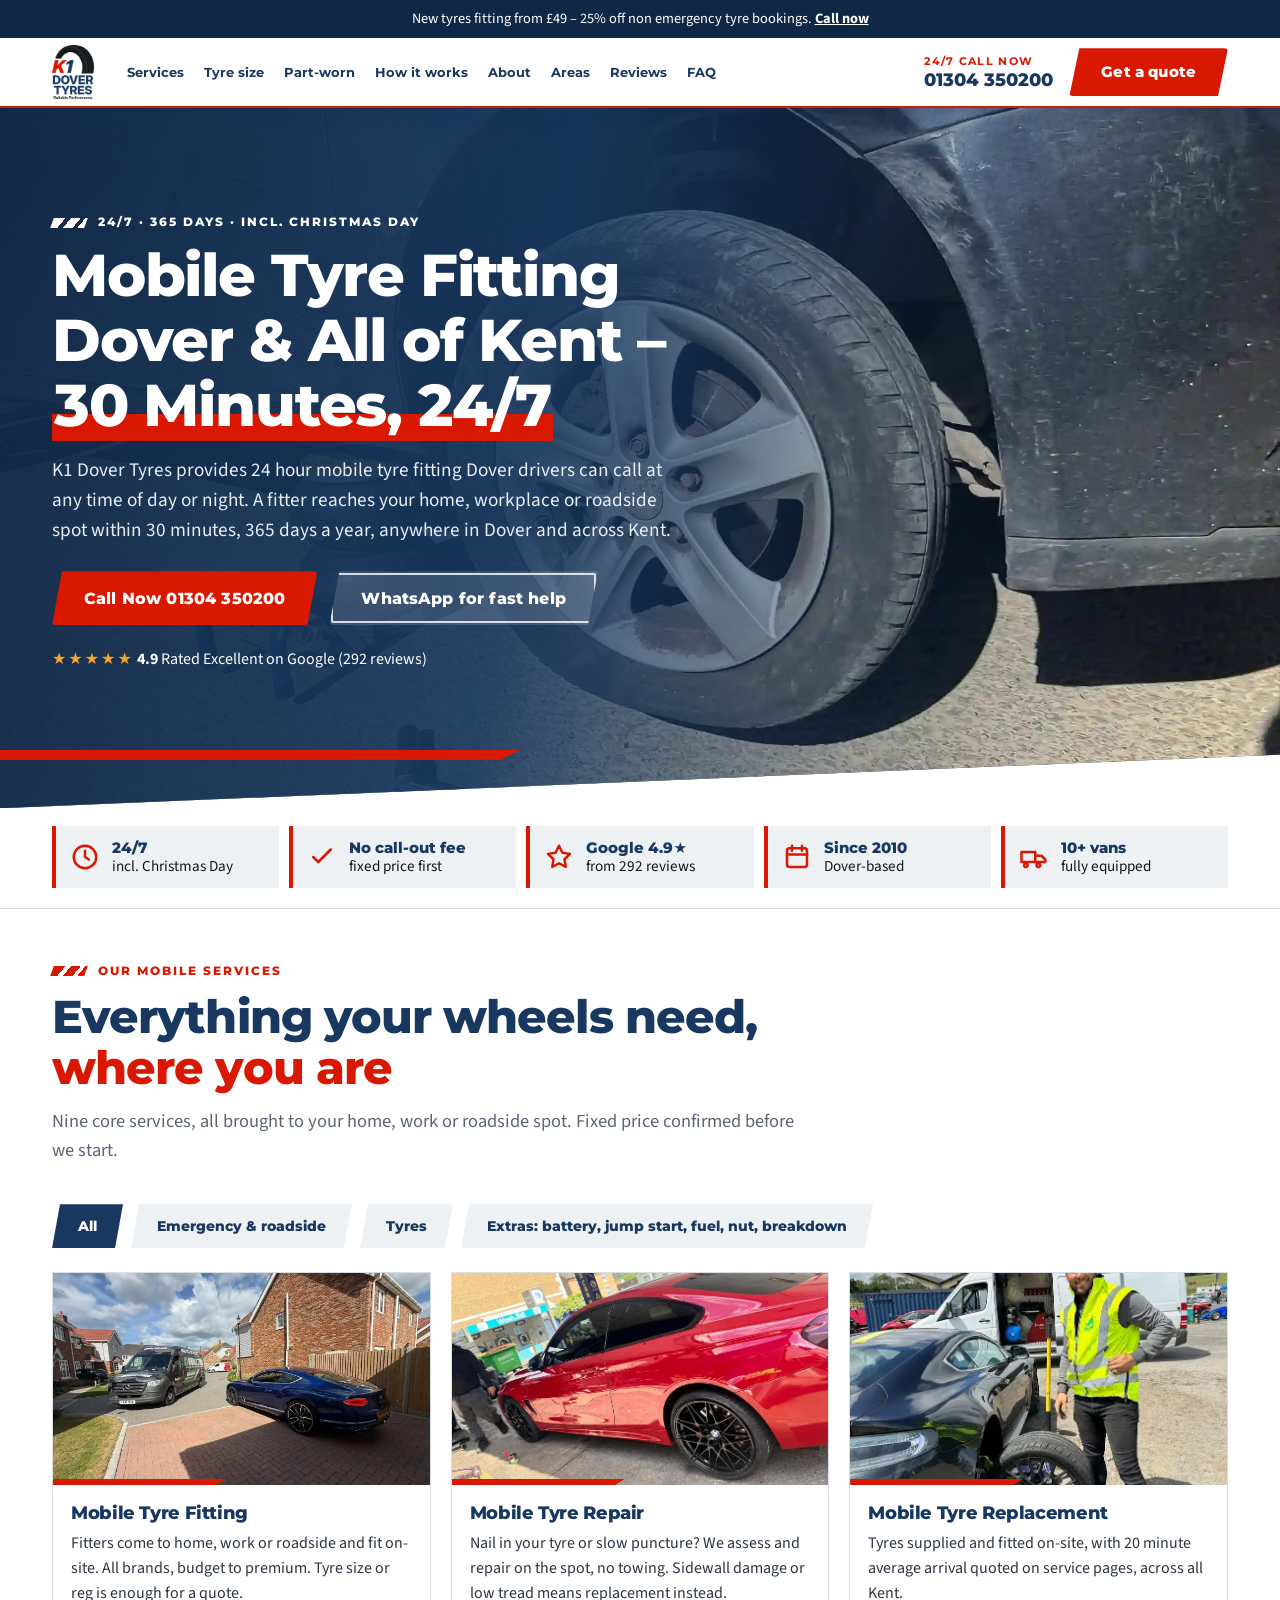
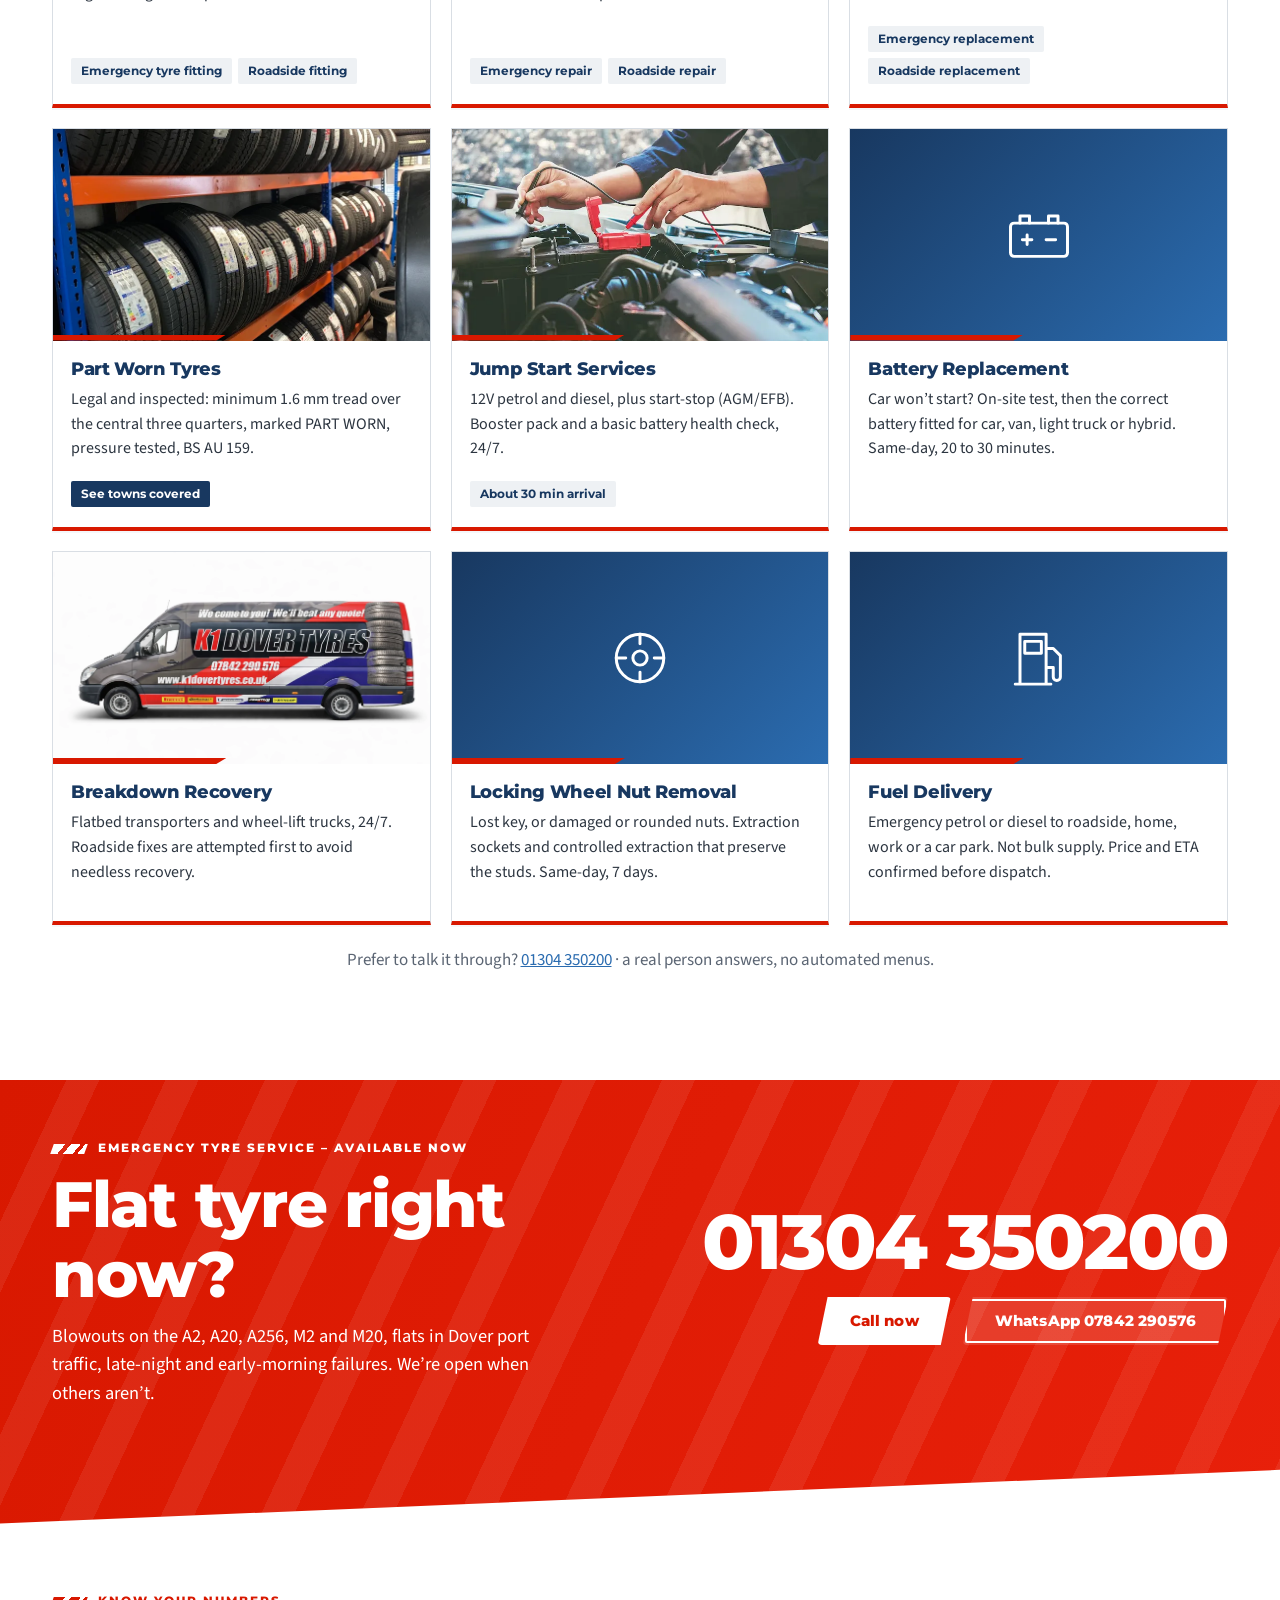
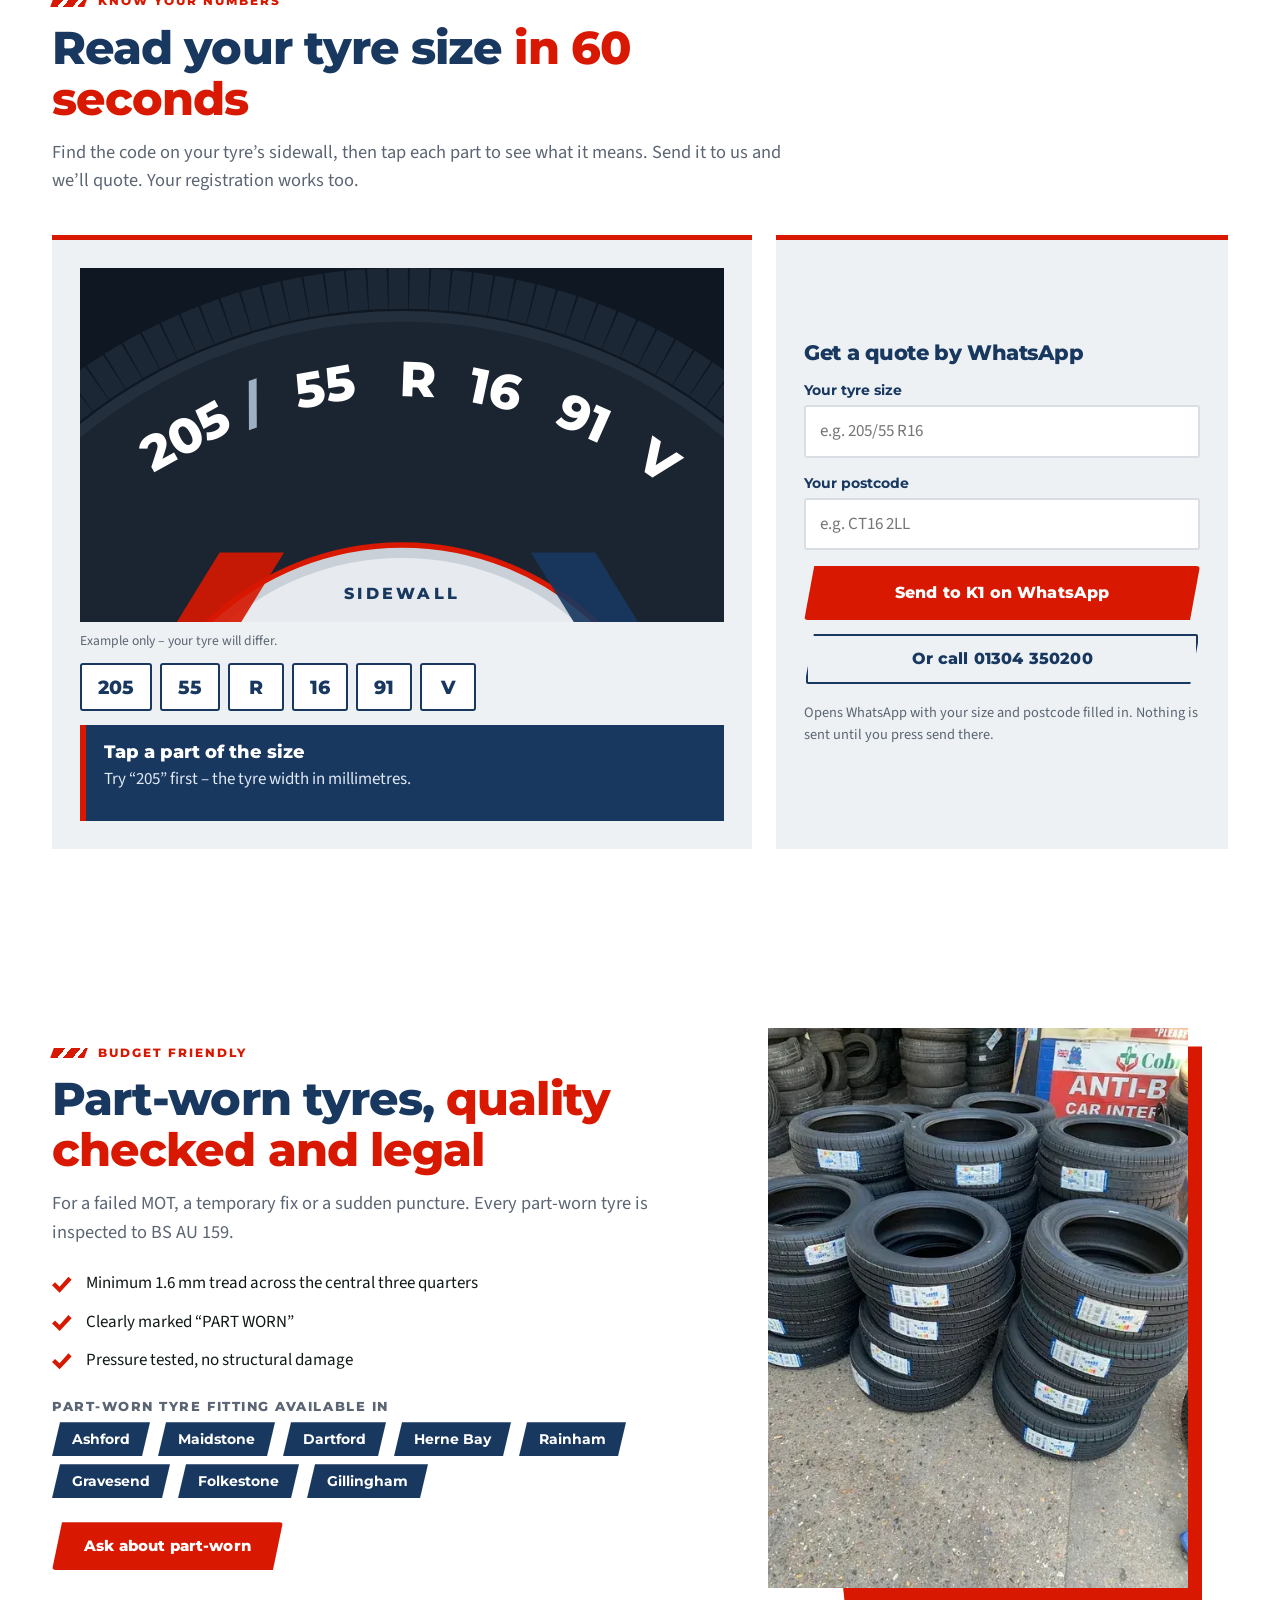
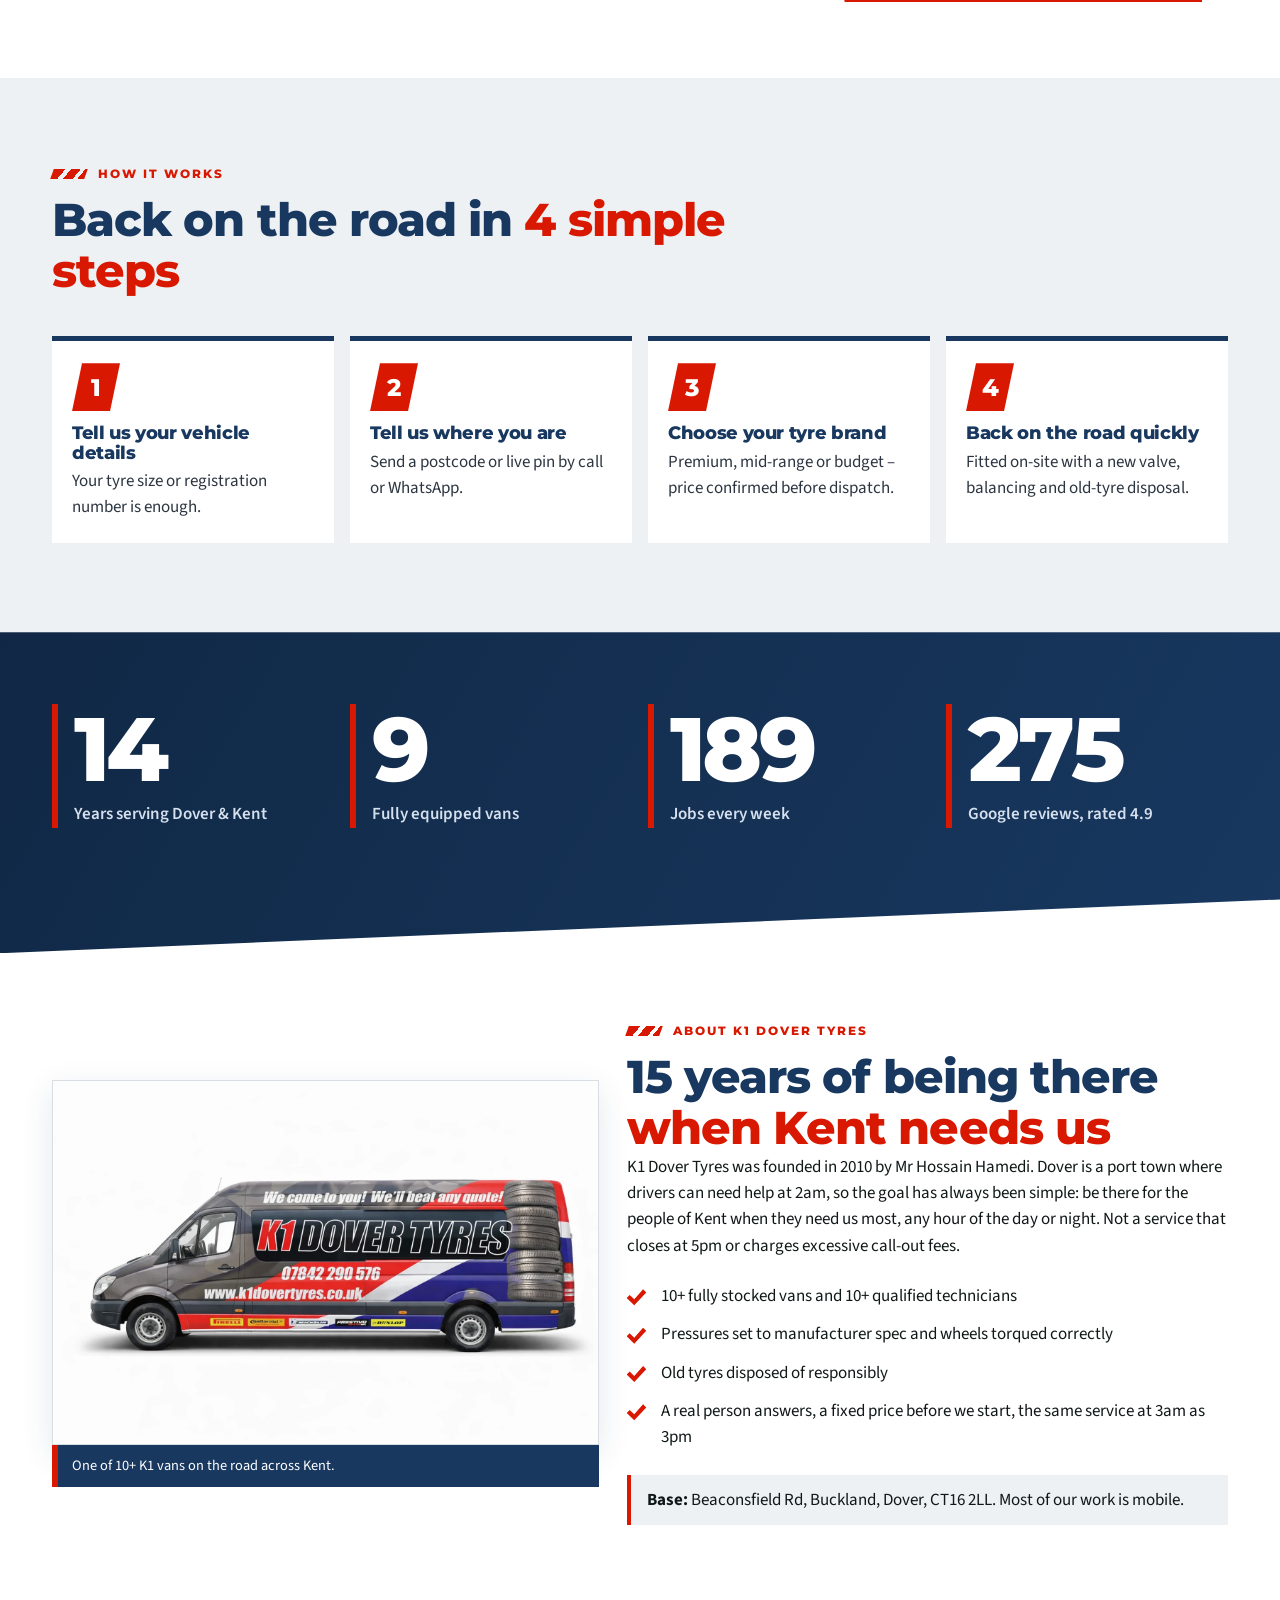
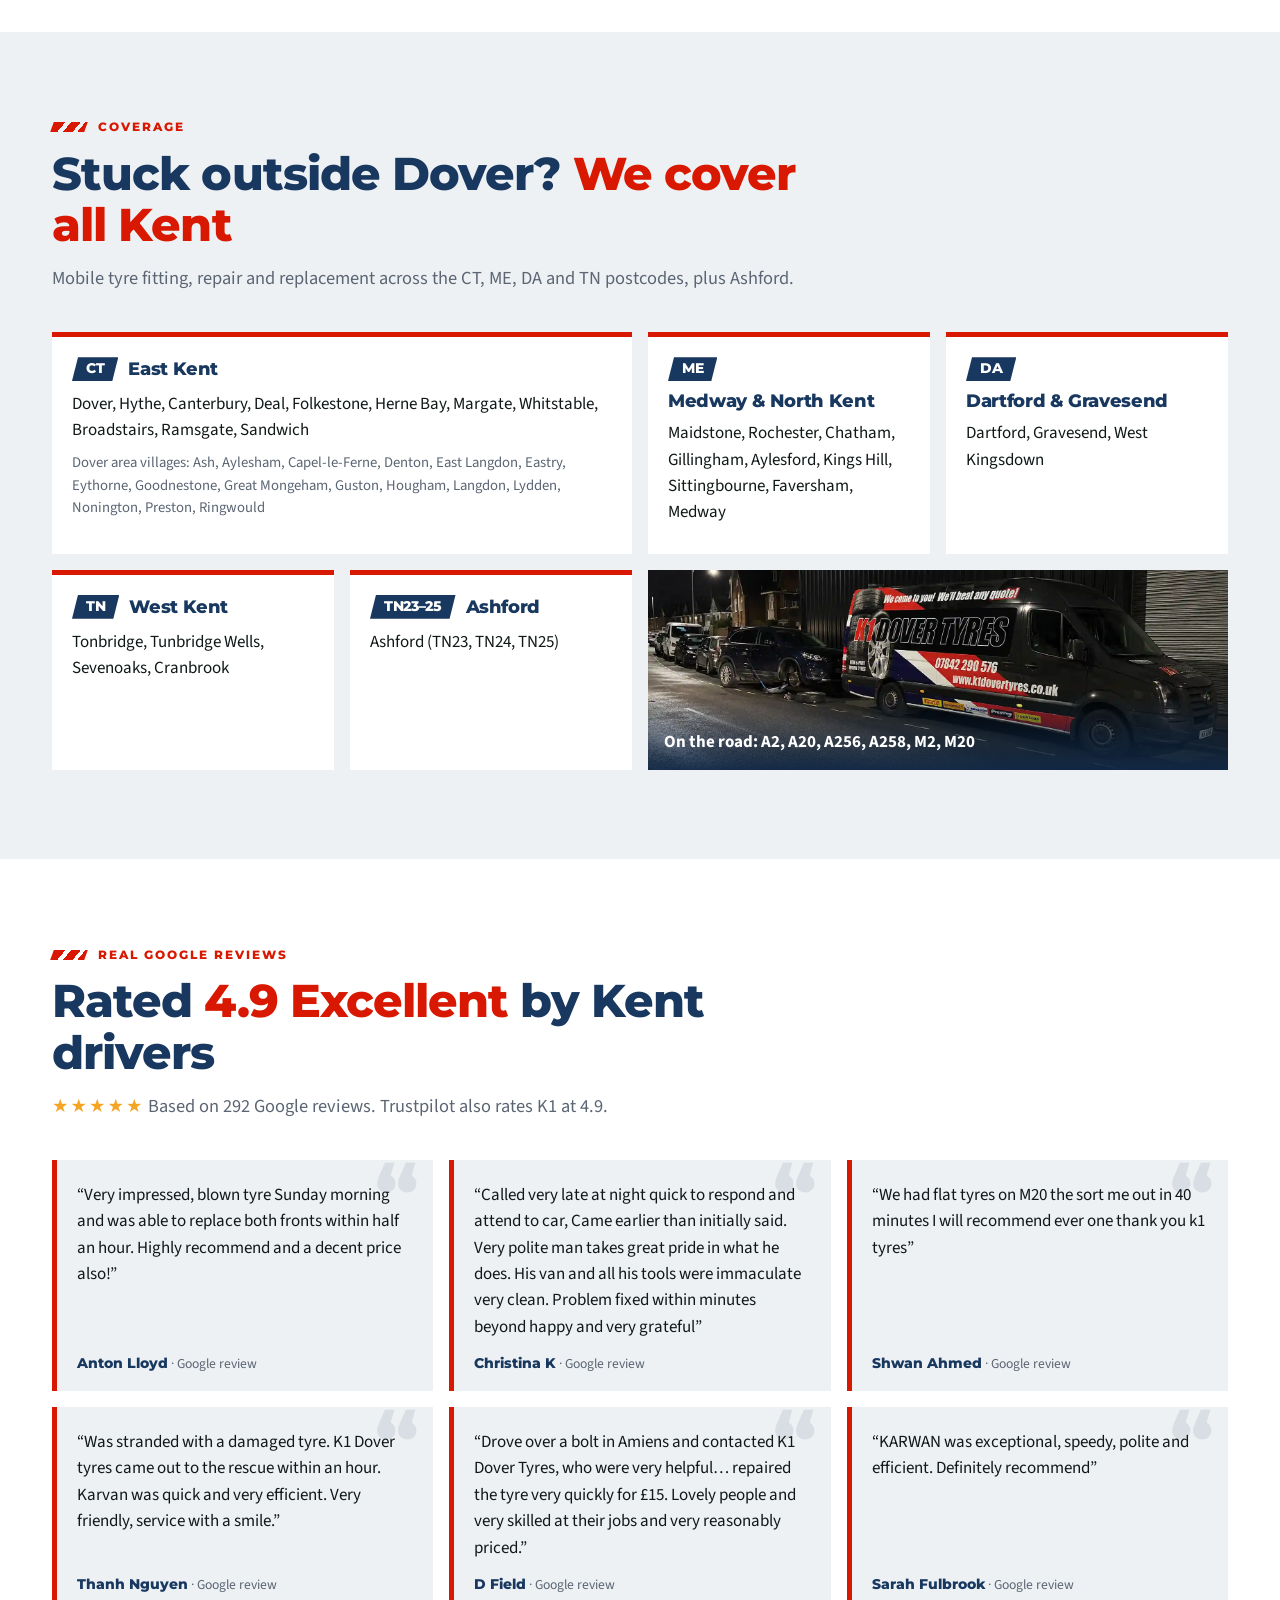
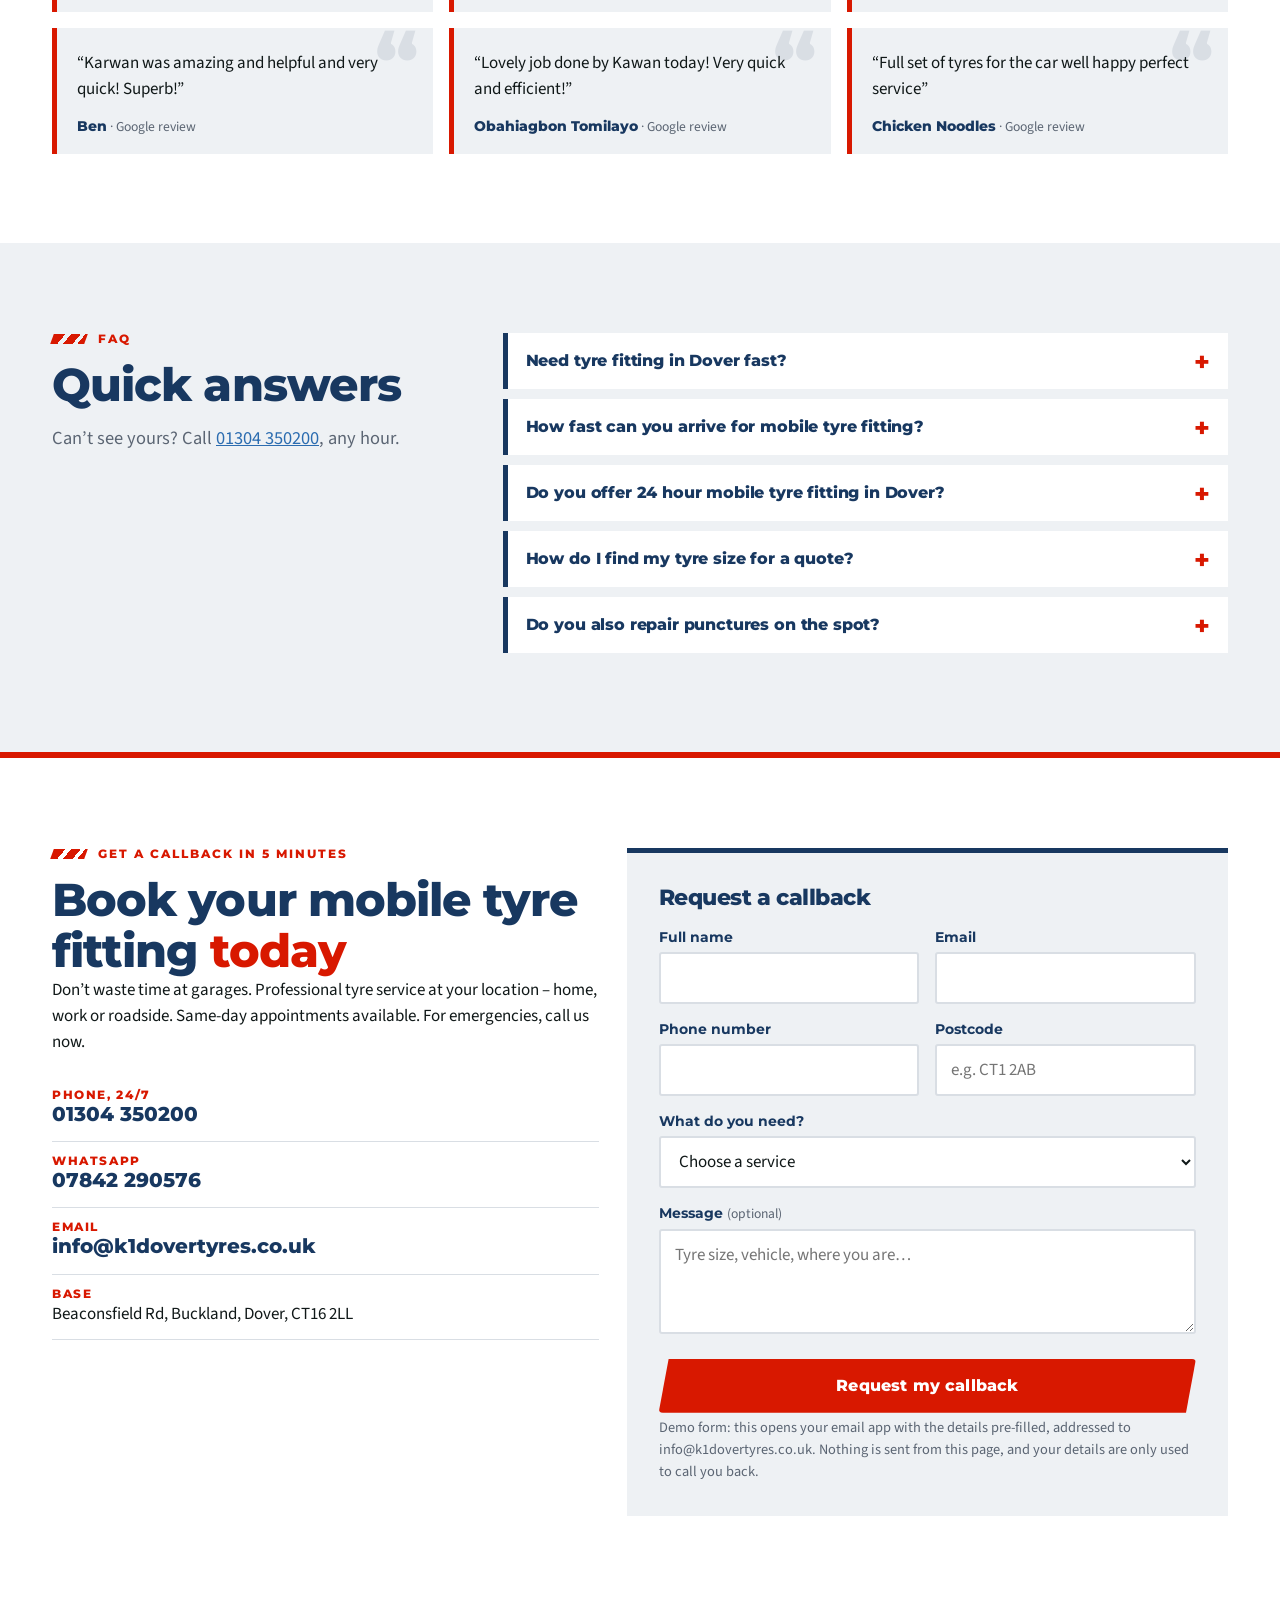
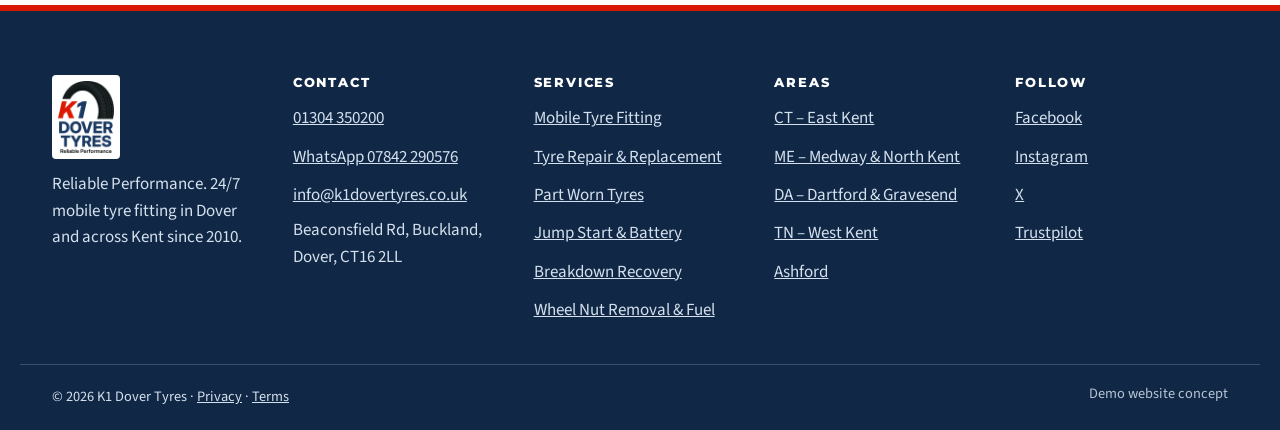
<file: demo-d/index.html>
﻿<!doctype html>
<html lang="en-GB">
<head>
<meta charset="utf-8">
<meta name="viewport" content="width=device-width, initial-scale=1">
<title>K1 Dover Tyres | 24/7 Mobile Tyre Fitting in Dover &amp; Kent</title>
<meta name="description" content="24/7 mobile tyre fitting, puncture repair and roadside help across Dover and all of Kent. No call-out fee, fixed price before work, Google rated 4.9 from 292 reviews. Call 01304 350200.">
<meta name="theme-color" content="#183860">
<link rel="icon" type="image/webp" href="assets/img/logo-cropped-270.webp">
<link rel="apple-touch-icon" href="assets/img/logo-cropped-270.webp">
<meta property="og:type" content="website">
<meta property="og:title" content="K1 Dover Tyres | 24/7 Mobile Tyre Fitting in Dover &amp; Kent">
<meta property="og:description" content="A fitter to your home, work or roadside spot in about 30 minutes, 24/7 including Christmas Day. No call-out fee.">
<meta property="og:image" content="assets/img/fitting-wheel-change-lifted.webp">
<meta property="og:locale" content="en_GB">
<link rel="preload" as="image" href="assets/img/fitting-wheel-change-lifted.webp">
<link rel="preconnect" href="https://fonts.googleapis.com">
<link rel="preconnect" href="https://fonts.gstatic.com" crossorigin>
<link href="https://fonts.googleapis.com/css2?family=Montserrat:wght@700;800&family=Source+Sans+3:wght@400;600;700&display=swap" rel="stylesheet">
<link rel="stylesheet" href="assets/css/style.css">
<script type="application/ld+json">
{
  "@context": "https://schema.org",
  "@type": "AutomotiveBusiness",
  "name": "K1 Dover Tyres",
  "description": "24/7 mobile tyre fitting, puncture repair, replacement and roadside help in Dover and across Kent.",
  "url": "https://k1dovertyres.co.uk/",
  "telephone": "+441304350200",
  "email": "info@k1dovertyres.co.uk",
  "image": "assets/img/van-k1-dover-tyres.webp",
  "logo": "assets/img/logo-k1-dover-tyres.webp",
  "foundingDate": "2010",
  "founder": {"@type": "Person", "name": "Hossain Hamedi"},
  "address": {"@type": "PostalAddress", "streetAddress": "Beaconsfield Rd, Buckland", "addressLocality": "Dover", "postalCode": "CT16 2LL", "addressCountry": "GB"},
  "openingHoursSpecification": {"@type": "OpeningHoursSpecification", "dayOfWeek": ["Monday","Tuesday","Wednesday","Thursday","Friday","Saturday","Sunday"], "opens": "00:00", "closes": "23:59"},
  "areaServed": [{"@type":"AdministrativeArea","name":"Kent"},{"@type":"City","name":"Dover"},{"@type":"City","name":"Canterbury"},{"@type":"City","name":"Folkestone"},{"@type":"City","name":"Maidstone"},{"@type":"City","name":"Ashford"},{"@type":"City","name":"Dartford"},{"@type":"City","name":"Tunbridge Wells"}],
  "sameAs": ["https://www.facebook.com/k1mobiletyre","https://www.instagram.com/k1dovertyres.uk/","https://x.com/k1dovertyres","https://www.trustpilot.com/review/k1dovertyres.co.uk"],
  "aggregateRating": {"@type": "AggregateRating", "ratingValue": "4.9", "reviewCount": "292", "bestRating": "5"}
}
</script>
</head>
<body>
<a class="skip" href="#main">Skip to main content</a>

<div class="topbar">
  <p>New tyres fitting from &pound;49 &ndash; 25% off non emergency tyre bookings. <a href="tel:+441304350200">Call now</a></p>
</div>

<header class="site-header" id="top">
  <div class="wrap header-in">
    <a class="brand" href="#top" aria-label="K1 Dover Tyres home">
      <img src="assets/img/logo-k1-dover-tyres.webp" width="464" height="600" alt="K1 Dover Tyres, Reliable Performance">
    </a>
    <nav class="nav" id="nav" aria-label="Main">
      <ul>
        <li><a href="#services">Services</a></li>
        <li><a href="#tyre-size">Tyre size</a></li>
        <li><a href="#part-worn">Part-worn</a></li>
        <li><a href="#how">How it works</a></li>
        <li><a href="#about">About</a></li>
        <li><a href="#areas">Areas</a></li>
        <li><a href="#reviews">Reviews</a></li>
        <li><a href="#faq">FAQ</a></li>
      </ul>
    </nav>
    <a class="head-phone" href="tel:+441304350200"><span>24/7 call now</span><strong>01304 350200</strong></a>
    <a class="btn btn-red head-cta" href="#contact">Get a quote</a>
    <button class="menu-btn" type="button" aria-expanded="false" aria-controls="nav"><span class="sr">Menu</span><i></i><i></i><i></i></button>
  </div>
</header>

<main id="main">

<!-- HERO -->
<section class="hero cut-b" aria-labelledby="h1">
  <img class="hero-img" src="assets/img/fitting-wheel-change-lifted.webp" width="2048" height="1536" alt="K1 technician changing a wheel on a lifted car at the customer's location" fetchpriority="high">
  <div class="hero-shade"></div>
  <div class="wrap hero-in">
    <div class="hero-copy">
      <p class="eyebrow eyebrow-light">24/7 &middot; 365 days &middot; incl.&nbsp;Christmas&nbsp;Day</p>
      <h1 id="h1">Mobile Tyre Fitting Dover &amp; All of Kent &ndash; <em>30 Minutes, 24/7</em></h1>
      <p class="lead">K1 Dover Tyres provides 24 hour mobile tyre fitting Dover drivers can call at any time of day or night. A fitter reaches your home, workplace or roadside spot within 30 minutes, 365 days a year, anywhere in Dover and across Kent.</p>
      <div class="cta-row">
        <a class="btn btn-red btn-lg" href="tel:+441304350200">Call Now 01304 350200</a>
        <a class="btn btn-ghost btn-lg" href="https://wa.me/447842290576" target="_blank" rel="noopener">WhatsApp for fast help</a>
      </div>
      <p class="hero-proof"><span class="stars" aria-hidden="true">&#9733;&#9733;&#9733;&#9733;&#9733;</span> <strong>4.9</strong> Rated Excellent on Google (292 reviews)</p>
    </div>
  </div>
</section>

<!-- TRUST STRIP -->
<section class="trust" aria-label="Why drivers trust K1">
  <div class="wrap">
    <ul class="trust-list">
      <li><svg viewBox="0 0 24 24" aria-hidden="true"><circle cx="12" cy="12" r="9"/><path d="M12 7v5l3 2"/></svg><span><strong>24/7</strong> incl. Christmas Day</span></li>
      <li><svg viewBox="0 0 24 24" aria-hidden="true"><path d="M5 12l4 4 10-10"/></svg><span><strong>No call-out fee</strong> fixed price first</span></li>
      <li><svg viewBox="0 0 24 24" aria-hidden="true"><path d="M12 3l2.7 5.6 6.1.9-4.4 4.3 1 6.1L12 17l-5.4 2.9 1-6.1L3.2 9.5l6.1-.9z"/></svg><span><strong>Google 4.9&#9733;</strong> from 292 reviews</span></li>
      <li><svg viewBox="0 0 24 24" aria-hidden="true"><rect x="4" y="5" width="16" height="15" rx="2"/><path d="M8 3v4M16 3v4M4 10h16"/></svg><span><strong>Since 2010</strong> Dover-based</span></li>
      <li><svg viewBox="0 0 24 24" aria-hidden="true"><path d="M2 16V8h11v8M13 11h5l3 3v2H2M7 18.5a1.5 1.5 0 100 .1M17 18.5a1.5 1.5 0 100 .1"/></svg><span><strong>10+ vans</strong> fully equipped</span></li>
    </ul>
  </div>
</section>

<!-- SERVICES -->
<section class="sec services" id="services" aria-labelledby="services-h">
  <div class="wrap">
    <div class="sec-head" data-reveal>
      <p class="eyebrow">Our mobile services</p>
      <h2 id="services-h">Everything your wheels need, <span>where you are</span></h2>
      <p class="sub">Nine core services, all brought to your home, work or roadside spot. Fixed price confirmed before we start.</p>
    </div>
    <div class="tabs" role="group" aria-label="Filter services">
      <button class="tab" type="button" data-filter="all" aria-pressed="true">All</button>
      <button class="tab" type="button" data-filter="emergency" aria-pressed="false">Emergency &amp; roadside</button>
      <button class="tab" type="button" data-filter="tyres" aria-pressed="false">Tyres</button>
      <button class="tab" type="button" data-filter="extras" aria-pressed="false">Extras: battery, jump start, fuel, nut, breakdown</button>
    </div>
    <ul class="cards">
      <li class="card" data-cat="emergency tyres" data-reveal>
        <div class="card-media"><img src="assets/img/fitting-at-home.webp" width="1360" height="1020" loading="lazy" alt="Mobile tyre fitting on a home driveway"></div>
        <div class="card-body">
          <h3>Mobile Tyre Fitting</h3>
          <p>Fitters come to home, work or roadside and fit on-site. All brands, budget to premium. Tyre size or reg is enough for a quote.</p>
          <p class="chips"><span>Emergency tyre fitting</span><span>Roadside fitting</span></p>
        </div>
      </li>
      <li class="card" data-cat="emergency tyres" data-reveal>
        <div class="card-media"><img src="assets/img/mobile-tyre-repair.webp" width="825" height="619" loading="lazy" alt="Mobile puncture repair"></div>
        <div class="card-body">
          <h3>Mobile Tyre Repair</h3>
          <p>Nail in your tyre or slow puncture? We assess and repair on the spot, no towing. Sidewall damage or low tread means replacement instead.</p>
          <p class="chips"><span>Emergency repair</span><span>Roadside repair</span></p>
        </div>
      </li>
      <li class="card" data-cat="emergency tyres" data-reveal>
        <div class="card-media"><img src="assets/img/run-flat-fitting.webp" width="765" height="1020" loading="lazy" alt="Tyre replacement being fitted on-site"></div>
        <div class="card-body">
          <h3>Mobile Tyre Replacement</h3>
          <p>Tyres supplied and fitted on-site, with 20 minute average arrival quoted on service pages, across all Kent.</p>
          <p class="chips"><span>Emergency replacement</span><span>Roadside replacement</span></p>
        </div>
      </li>
      <li class="card" data-cat="tyres" data-reveal>
        <div class="card-media"><img src="assets/img/tyres-dover.webp" width="765" height="1020" loading="lazy" alt="Part-worn tyres supplied by K1 Dover Tyres"></div>
        <div class="card-body">
          <h3>Part Worn Tyres</h3>
          <p>Legal and inspected: minimum 1.6 mm tread over the central three quarters, marked PART WORN, pressure tested, BS AU 159.</p>
          <p class="chips"><a href="#part-worn">See towns covered</a></p>
        </div>
      </li>
      <li class="card" data-cat="emergency extras" data-reveal>
        <div class="card-media"><img src="assets/img/jump-start.webp" width="740" height="493" loading="lazy" alt="Jump start with a booster pack"></div>
        <div class="card-body">
          <h3>Jump Start Services</h3>
          <p>12V petrol and diesel, plus start-stop (AGM/EFB). Booster pack and a basic battery health check, 24/7.</p>
          <p class="chips"><span>About 30 min arrival</span></p>
        </div>
      </li>
      <li class="card" data-cat="extras" data-reveal>
        <div class="card-media card-icon"><svg viewBox="0 0 64 64" aria-hidden="true"><rect x="8" y="22" width="48" height="28" rx="3"/><path d="M16 22v-6h8v6M40 22v-6h8v6M18 36h8M22 32v8M38 36h8"/></svg></div>
        <div class="card-body">
          <h3>Battery Replacement</h3>
          <p>Car won&rsquo;t start? On-site test, then the correct battery fitted for car, van, light truck or hybrid. Same-day, 20 to 30 minutes.</p>
        </div>
      </li>
      <li class="card" data-cat="emergency extras" data-reveal>
        <div class="card-media"><img src="assets/img/van-k1-dover-tyres.webp" width="1536" height="1024" loading="lazy" alt="K1 Dover Tyres service van"></div>
        <div class="card-body">
          <h3>Breakdown Recovery</h3>
          <p>Flatbed transporters and wheel-lift trucks, 24/7. Roadside fixes are attempted first to avoid needless recovery.</p>
        </div>
      </li>
      <li class="card" data-cat="extras" data-reveal>
        <div class="card-media card-icon"><svg viewBox="0 0 64 64" aria-hidden="true"><circle cx="32" cy="32" r="20"/><circle cx="32" cy="32" r="6"/><path d="M32 12v8M32 44v8M12 32h8M44 32h8"/></svg></div>
        <div class="card-body">
          <h3>Locking Wheel Nut Removal</h3>
          <p>Lost key, or damaged or rounded nuts. Extraction sockets and controlled extraction that preserve the studs. Same-day, 7 days.</p>
        </div>
      </li>
      <li class="card" data-cat="emergency extras" data-reveal>
        <div class="card-media card-icon"><svg viewBox="0 0 64 64" aria-hidden="true"><path d="M16 54V12h22v42M12 54h30M38 24h6l6 6v18a3 3 0 01-6 0v-8h-6M20 18h14v10H20z"/></svg></div>
        <div class="card-body">
          <h3>Fuel Delivery</h3>
          <p>Emergency petrol or diesel to roadside, home, work or a car park. Not bulk supply. Price and ETA confirmed before dispatch.</p>
        </div>
      </li>
    </ul>
    <p class="cards-note">Prefer to talk it through? <a href="tel:+441304350200">01304 350200</a> &middot; a real person answers, no automated menus.</p>
  </div>
</section>

<!-- EMERGENCY BAND -->
<section class="sos cut-b" aria-labelledby="sos-h">
  <div class="wrap sos-in">
    <div>
      <p class="eyebrow eyebrow-light">Emergency tyre service &ndash; available now</p>
      <h2 id="sos-h">Flat tyre right now?</h2>
      <p class="sos-sub">Blowouts on the A2, A20, A256, M2 and M20, flats in Dover port traffic, late-night and early-morning failures. We&rsquo;re open when others aren&rsquo;t.</p>
    </div>
    <div class="sos-call">
      <a class="sos-num" href="tel:+441304350200" aria-label="Call 01304 350200">01304 350200</a>
      <div class="cta-row">
        <a class="btn btn-white" href="tel:+441304350200">Call now</a>
        <a class="btn btn-ghost" href="https://wa.me/447842290576" target="_blank" rel="noopener">WhatsApp 07842 290576</a>
      </div>
    </div>
  </div>
</section>

<!-- TYRE SIZE EXPLAINER -->
<section class="sec size" id="tyre-size" aria-labelledby="size-h">
  <div class="wrap">
    <div class="sec-head" data-reveal>
      <p class="eyebrow">Know your numbers</p>
      <h2 id="size-h">Read your tyre size <span>in 60 seconds</span></h2>
      <p class="sub">Find the code on your tyre&rsquo;s sidewall, then tap each part to see what it means. Send it to us and we&rsquo;ll quote. Your registration works too.</p>
    </div>
    <div class="size-grid">
      <div class="size-viz" data-reveal>
        <svg id="sidewall" viewBox="0 0 600 330" role="img" aria-label="Tyre sidewall showing the example size 205/55 R16 91V. Use the buttons below to explore each part."></svg>
        <p class="eg">Example only &ndash; your tyre will differ.</p>
        <div class="parts" role="group" aria-label="Parts of the tyre size">
          <button type="button" class="part" data-part="0" aria-pressed="false">205</button>
          <button type="button" class="part" data-part="1" aria-pressed="false">55</button>
          <button type="button" class="part" data-part="2" aria-pressed="false">R</button>
          <button type="button" class="part" data-part="3" aria-pressed="false">16</button>
          <button type="button" class="part" data-part="4" aria-pressed="false">91</button>
          <button type="button" class="part" data-part="5" aria-pressed="false">V</button>
        </div>
        <div class="explain" id="explain" aria-live="polite" aria-atomic="true">
          <strong>Tap a part of the size</strong>
          <span>Try &ldquo;205&rdquo; first &ndash; the tyre width in millimetres.</span>
        </div>
      </div>
      <form class="size-form" id="size-form" novalidate data-reveal aria-labelledby="sf-h">
        <h3 id="sf-h">Get a quote by WhatsApp</h3>
        <div class="field">
          <label for="sf-size">Your tyre size</label>
          <input id="sf-size" name="size" type="text" placeholder="e.g. 205/55 R16" autocomplete="off" aria-describedby="sf-size-e">
          <p class="err" id="sf-size-e" hidden></p>
        </div>
        <div class="field">
          <label for="sf-pc">Your postcode</label>
          <input id="sf-pc" name="postcode" type="text" placeholder="e.g. CT16 2LL" autocomplete="postal-code" aria-describedby="sf-pc-e">
          <p class="err" id="sf-pc-e" hidden></p>
        </div>
        <button class="btn btn-red btn-lg" type="submit">Send to K1 on WhatsApp</button>
        <a class="btn btn-outline btn-lg" href="tel:+441304350200">Or call 01304 350200</a>
        <p class="mini">Opens WhatsApp with your size and postcode filled in. Nothing is sent until you press send there.</p>
      </form>
    </div>
  </div>
</section>

<!-- PART WORN -->
<section class="sec partworn" id="part-worn" aria-labelledby="pw-h">
  <div class="wrap pw-grid">
    <div data-reveal>
      <p class="eyebrow">Budget friendly</p>
      <h2 id="pw-h">Part-worn tyres, <span>quality checked and legal</span></h2>
      <p class="sub">For a failed MOT, a temporary fix or a sudden puncture. Every part-worn tyre is inspected to BS AU 159.</p>
      <ul class="ticks">
        <li>Minimum 1.6 mm tread across the central three quarters</li>
        <li>Clearly marked &ldquo;PART WORN&rdquo;</li>
        <li>Pressure tested, no structural damage</li>
      </ul>
      <p class="town-h">Part-worn tyre fitting available in</p>
      <ul class="towns">
        <li>Ashford</li><li>Maidstone</li><li>Dartford</li><li>Herne Bay</li><li>Rainham</li><li>Gravesend</li><li>Folkestone</li><li>Gillingham</li>
      </ul>
      <a class="btn btn-red" href="#contact">Ask about part-worn</a>
    </div>
    <figure class="pw-fig" data-reveal>
      <img src="assets/img/tyres-we-supply.webp" width="505" height="673" loading="lazy" alt="Tyres supplied and fitted by K1 Dover Tyres">
    </figure>
  </div>
</section>

<!-- HOW IT WORKS -->
<section class="sec how alt" id="how" aria-labelledby="how-h">
  <div class="wrap">
    <div class="sec-head" data-reveal>
      <p class="eyebrow">How it works</p>
      <h2 id="how-h">Back on the road in <span>4 simple steps</span></h2>
    </div>
    <ol class="steps">
      <li data-reveal><span class="num">1</span><h3>Tell us your vehicle details</h3><p>Your tyre size or registration number is enough.</p></li>
      <li data-reveal><span class="num">2</span><h3>Tell us where you are</h3><p>Send a postcode or live pin by call or WhatsApp.</p></li>
      <li data-reveal><span class="num">3</span><h3>Choose your tyre brand</h3><p>Premium, mid-range or budget &ndash; price confirmed before dispatch.</p></li>
      <li data-reveal><span class="num">4</span><h3>Back on the road quickly</h3><p>Fitted on-site with a new valve, balancing and old-tyre disposal.</p></li>
    </ol>
  </div>
</section>

<!-- STATS -->
<section class="stats cut-b" aria-label="K1 in numbers">
  <div class="wrap">
    <ul class="stat-list">
      <li><b data-count="15" data-suffix="">0</b><span>Years serving Dover &amp; Kent</span></li>
      <li><b data-count="10" data-suffix="+">0</b><span>Fully equipped vans</span></li>
      <li><b data-count="200" data-suffix="+">0</b><span>Jobs every week</span></li>
      <li><b data-count="292" data-suffix="">0</b><span>Google reviews, rated 4.9</span></li>
    </ul>
  </div>
</section>

<!-- ABOUT -->
<section class="sec about" id="about" aria-labelledby="about-h">
  <div class="wrap about-grid">
    <figure class="about-fig" data-reveal>
      <img src="assets/img/van-k1-dover-tyres.webp" width="1536" height="1024" loading="lazy" alt="The K1 Dover Tyres branded service van">
      <figcaption>One of 10+ K1 vans on the road across Kent.</figcaption>
    </figure>
    <div data-reveal>
      <p class="eyebrow">About K1 Dover Tyres</p>
      <h2 id="about-h">15 years of being there <span>when Kent needs us</span></h2>
      <p>K1 Dover Tyres was founded in 2010 by Mr Hossain Hamedi. Dover is a port town where drivers can need help at 2am, so the goal has always been simple: be there for the people of Kent when they need us most, any hour of the day or night. Not a service that closes at 5pm or charges excessive call-out fees.</p>
      <ul class="ticks">
        <li>10+ fully stocked vans and 10+ qualified technicians</li>
        <li>Pressures set to manufacturer spec and wheels torqued correctly</li>
        <li>Old tyres disposed of responsibly</li>
        <li>A real person answers, a fixed price before we start, the same service at 3am as 3pm</li>
      </ul>
      <p class="addr"><strong>Base:</strong> Beaconsfield Rd, Buckland, Dover, CT16 2LL. Most of our work is mobile.</p>
    </div>
  </div>
</section>

<!-- COVERAGE -->
<section class="sec areas alt" id="areas" aria-labelledby="areas-h">
  <div class="wrap">
    <div class="sec-head" data-reveal>
      <p class="eyebrow">Coverage</p>
      <h2 id="areas-h">Stuck outside Dover? <span>We cover all Kent</span></h2>
      <p class="sub">Mobile tyre fitting, repair and replacement across the CT, ME, DA and TN postcodes, plus Ashford.</p>
    </div>
    <div class="area-grid">
      <article class="area" data-reveal>
        <h3><span>CT</span> East Kent</h3>
        <p>Dover, Hythe, Canterbury, Deal, Folkestone, Herne Bay, Margate, Whitstable, Broadstairs, Ramsgate, Sandwich</p>
        <p class="small">Dover area villages: Ash, Aylesham, Capel-le-Ferne, Denton, East Langdon, Eastry, Eythorne, Goodnestone, Great Mongeham, Guston, Hougham, Langdon, Lydden, Nonington, Preston, Ringwould</p>
      </article>
      <article class="area" data-reveal>
        <h3><span>ME</span> Medway &amp; North Kent</h3>
        <p>Maidstone, Rochester, Chatham, Gillingham, Aylesford, Kings Hill, Sittingbourne, Faversham, Medway</p>
      </article>
      <article class="area" data-reveal>
        <h3><span>DA</span> Dartford &amp; Gravesend</h3>
        <p>Dartford, Gravesend, West Kingsdown</p>
      </article>
      <article class="area" data-reveal>
        <h3><span>TN</span> West Kent</h3>
        <p>Tonbridge, Tunbridge Wells, Sevenoaks, Cranbrook</p>
      </article>
      <article class="area" data-reveal>
        <h3><span>TN23&ndash;25</span> Ashford</h3>
        <p>Ashford (TN23, TN24, TN25)</p>
      </article>
      <figure class="area area-fig" data-reveal>
        <img src="assets/img/fitting-kings-hill.webp" width="1672" height="941" loading="lazy" alt="Mobile tyre fitting at Kings Hill">
        <figcaption>On the road: A2, A20, A256, A258, M2, M20</figcaption>
      </figure>
    </div>
  </div>
</section>

<!-- REVIEWS -->
<section class="sec reviews" id="reviews" aria-labelledby="rev-h">
  <div class="wrap">
    <div class="sec-head" data-reveal>
      <p class="eyebrow">Real Google reviews</p>
      <h2 id="rev-h">Rated <span>4.9 Excellent</span> by Kent drivers</h2>
      <p class="sub"><span class="stars" aria-hidden="true">&#9733;&#9733;&#9733;&#9733;&#9733;</span> Based on 292 Google reviews. Trustpilot also rates K1 at 4.9.</p>
    </div>
    <ul class="rev-grid">
      <li data-reveal><blockquote>&ldquo;Very impressed, blown tyre Sunday morning and was able to replace both fronts within half an hour. Highly recommend and a decent price also!&rdquo;</blockquote><cite>Anton Lloyd</cite></li>
      <li data-reveal><blockquote>&ldquo;Called very late at night quick to respond and attend to car, Came earlier than initially said. Very polite man takes great pride in what he does. His van and all his tools were immaculate very clean. Problem fixed within minutes beyond happy and very grateful&rdquo;</blockquote><cite>Christina K</cite></li>
      <li data-reveal><blockquote>&ldquo;We had flat tyres on M20 the sort me out in 40 minutes I will recommend ever one thank you k1 tyres&rdquo;</blockquote><cite>Shwan Ahmed</cite></li>
      <li data-reveal><blockquote>&ldquo;Was stranded with a damaged tyre. K1 Dover tyres came out to the rescue within an hour. Karvan was quick and very efficient. Very friendly, service with a smile.&rdquo;</blockquote><cite>Thanh Nguyen</cite></li>
      <li data-reveal><blockquote>&ldquo;Drove over a bolt in Amiens and contacted K1 Dover Tyres, who were very helpful&hellip; repaired the tyre very quickly for &pound;15. Lovely people and very skilled at their jobs and very reasonably priced.&rdquo;</blockquote><cite>D Field</cite></li>
      <li data-reveal><blockquote>&ldquo;KARWAN was exceptional, speedy, polite and efficient. Definitely recommend&rdquo;</blockquote><cite>Sarah Fulbrook</cite></li>
      <li class="short" data-reveal><blockquote>&ldquo;Karwan was amazing and helpful and very quick! Superb!&rdquo;</blockquote><cite>Ben</cite></li>
      <li class="short" data-reveal><blockquote>&ldquo;Lovely job done by Kawan today! Very quick and efficient!&rdquo;</blockquote><cite>Obahiagbon Tomilayo</cite></li>
      <li class="short" data-reveal><blockquote>&ldquo;Full set of tyres for the car well happy perfect service&rdquo;</blockquote><cite>Chicken Noodles</cite></li>
    </ul>
  </div>
</section>

<!-- FAQ -->
<section class="sec faq alt" id="faq" aria-labelledby="faq-h">
  <div class="wrap faq-wrap">
    <div class="sec-head" data-reveal>
      <p class="eyebrow">FAQ</p>
      <h2 id="faq-h">Quick answers</h2>
      <p class="sub">Can&rsquo;t see yours? Call <a href="tel:+441304350200">01304 350200</a>, any hour.</p>
    </div>
    <div class="acc" data-reveal>
      <div class="acc-item">
        <h3><button type="button" aria-expanded="false" aria-controls="a1" id="q1">Need tyre fitting in Dover fast?</button></h3>
        <div class="acc-panel" id="a1" role="region" aria-labelledby="q1" hidden><p>Book by phone or WhatsApp and a fitter comes to wherever you are.</p></div>
      </div>
      <div class="acc-item">
        <h3><button type="button" aria-expanded="false" aria-controls="a2" id="q2">How fast can you arrive for mobile tyre fitting?</button></h3>
        <div class="acc-panel" id="a2" role="region" aria-labelledby="q2" hidden><p>Most call-outs are reached within 30 minutes. Outlying villages and rush hour can add time, and we give you the ETA on the call.</p></div>
      </div>
      <div class="acc-item">
        <h3><button type="button" aria-expanded="false" aria-controls="a3" id="q3">Do you offer 24 hour mobile tyre fitting in Dover?</button></h3>
        <div class="acc-panel" id="a3" role="region" aria-labelledby="q3" hidden><p>Yes, it runs through the night. An early-morning flat or a midnight puncture is handled like a daytime call.</p></div>
      </div>
      <div class="acc-item">
        <h3><button type="button" aria-expanded="false" aria-controls="a4" id="q4">How do I find my tyre size for a quote?</button></h3>
        <div class="acc-panel" id="a4" role="region" aria-labelledby="q4" hidden><p>It&rsquo;s printed on the sidewall, for example 205/55 R16 91V: width, profile, rim size, load index and speed rating. Or just send your registration. Try the <a href="#tyre-size">tyre size explainer</a> above.</p></div>
      </div>
      <div class="acc-item">
        <h3><button type="button" aria-expanded="false" aria-controls="a5" id="q5">Do you also repair punctures on the spot?</button></h3>
        <div class="acc-panel" id="a5" role="region" aria-labelledby="q5" hidden><p>Yes, puncture and leak repair is done on-site if the tyre is repairable. If not, we replace it (new or budget) straight away.</p></div>
      </div>
    </div>
  </div>
</section>

<!-- CONTACT -->
<section class="sec contact" id="contact" aria-labelledby="contact-h">
  <div class="wrap contact-grid">
    <div class="contact-info" data-reveal>
      <p class="eyebrow">Get a callback in 5 minutes</p>
      <h2 id="contact-h">Book your mobile tyre fitting <span>today</span></h2>
      <p>Don&rsquo;t waste time at garages. Professional tyre service at your location &ndash; home, work or roadside. Same-day appointments available. For emergencies, call us now.</p>
      <ul class="contact-list">
        <li><span>Phone, 24/7</span><a href="tel:+441304350200">01304 350200</a></li>
        <li><span>WhatsApp</span><a href="https://wa.me/447842290576" target="_blank" rel="noopener">07842 290576</a></li>
        <li><span>Email</span><a href="mailto:info@k1dovertyres.co.uk">info@k1dovertyres.co.uk</a></li>
        <li><span>Base</span>Beaconsfield Rd, Buckland, Dover, CT16 2LL</li>
      </ul>
    </div>
    <form class="form" id="quote-form" novalidate data-reveal aria-labelledby="form-h">
      <h3 id="form-h">Request a callback</h3>
      <div class="field">
        <label for="f-name">Full name</label>
        <input id="f-name" name="name" type="text" autocomplete="name" required aria-describedby="f-name-e">
        <p class="err" id="f-name-e" hidden></p>
      </div>
      <div class="field">
        <label for="f-email">Email</label>
        <input id="f-email" name="email" type="email" autocomplete="email" required aria-describedby="f-email-e">
        <p class="err" id="f-email-e" hidden></p>
      </div>
      <div class="field">
        <label for="f-phone">Phone number</label>
        <input id="f-phone" name="phone" type="tel" autocomplete="tel" required aria-describedby="f-phone-e">
        <p class="err" id="f-phone-e" hidden></p>
      </div>
      <div class="field">
        <label for="f-pc">Postcode</label>
        <input id="f-pc" name="postcode" type="text" autocomplete="postal-code" placeholder="e.g. CT1 2AB" required aria-describedby="f-pc-e">
        <p class="err" id="f-pc-e" hidden></p>
      </div>
      <div class="field full">
        <label for="f-service">What do you need?</label>
        <select id="f-service" name="service" required aria-describedby="f-service-e">
          <option value="">Choose a service</option>
          <option>Mobile Tyre Fitting Service</option>
          <option>Mobile Tyre Replacement</option>
          <option>Flat Tyre Repair Service</option>
          <option>Puncture Repair Services</option>
          <option>Wheel Nut Removal</option>
          <option>BreakDown Recovery</option>
        </select>
        <p class="err" id="f-service-e" hidden></p>
      </div>
      <div class="field full">
        <label for="f-msg">Message <small>(optional)</small></label>
        <textarea id="f-msg" name="message" rows="3" placeholder="Tyre size, vehicle, where you are&hellip;"></textarea>
      </div>
      <button class="btn btn-red btn-lg full" type="submit">Request my callback</button>
      <p class="mini full" id="form-status" role="status" aria-live="polite">Demo form: this opens your email app with the details pre-filled, addressed to info@k1dovertyres.co.uk. Nothing is sent from this page, and your details are only used to call you back.</p>
    </form>
  </div>
</section>
</main>

<footer class="footer">
  <div class="wrap foot-grid">
    <div class="f-brand">
      <img src="assets/img/logo-k1-dover-tyres.webp" width="464" height="600" loading="lazy" alt="K1 Dover Tyres">
      <p>Reliable Performance. 24/7 mobile tyre fitting in Dover and across Kent since 2010.</p>
    </div>
    <div>
      <h2>Contact</h2>
      <ul>
        <li><a href="tel:+441304350200">01304 350200</a></li>
        <li><a href="https://wa.me/447842290576" target="_blank" rel="noopener">WhatsApp 07842 290576</a></li>
        <li><a href="mailto:info@k1dovertyres.co.uk">info@k1dovertyres.co.uk</a></li>
        <li>Beaconsfield Rd, Buckland, Dover, CT16 2LL</li>
      </ul>
    </div>
    <div>
      <h2>Services</h2>
      <ul>
        <li><a href="#services">Mobile Tyre Fitting</a></li>
        <li><a href="#services">Tyre Repair &amp; Replacement</a></li>
        <li><a href="#part-worn">Part Worn Tyres</a></li>
        <li><a href="#services">Jump Start &amp; Battery</a></li>
        <li><a href="#services">Breakdown Recovery</a></li>
        <li><a href="#services">Wheel Nut Removal &amp; Fuel</a></li>
      </ul>
    </div>
    <div>
      <h2>Areas</h2>
      <ul>
        <li><a href="#areas">CT &ndash; East Kent</a></li>
        <li><a href="#areas">ME &ndash; Medway &amp; North Kent</a></li>
        <li><a href="#areas">DA &ndash; Dartford &amp; Gravesend</a></li>
        <li><a href="#areas">TN &ndash; West Kent</a></li>
        <li><a href="#areas">Ashford</a></li>
      </ul>
    </div>
    <div>
      <h2>Follow</h2>
      <ul>
        <li><a href="https://www.facebook.com/k1mobiletyre" target="_blank" rel="noopener">Facebook</a></li>
        <li><a href="https://www.instagram.com/k1dovertyres.uk/" target="_blank" rel="noopener">Instagram</a></li>
        <li><a href="https://x.com/k1dovertyres" target="_blank" rel="noopener">X</a></li>
        <li><a href="https://www.trustpilot.com/review/k1dovertyres.co.uk" target="_blank" rel="noopener">Trustpilot</a></li>
      </ul>
    </div>
  </div>
  <div class="wrap foot-base">
    <p>&copy; <span data-year>2026</span> K1 Dover Tyres &middot; <a href="https://k1dovertyres.co.uk/privacy-policy/" target="_blank" rel="noopener">Privacy</a> &middot; <a href="https://k1dovertyres.co.uk/terms-conditions/" target="_blank" rel="noopener">Terms</a></p>
    <p class="demo-note">Demo website concept</p>
  </div>
</footer>

<nav class="mbar" aria-label="Quick contact">
  <a class="mb-call" href="tel:+441304350200"><svg viewBox="0 0 24 24" aria-hidden="true"><path d="M5 4h4l2 5-2.5 1.5a11 11 0 005 5L15 13l5 2v4a2 2 0 01-2 2A16 16 0 013 6a2 2 0 012-2z"/></svg>Call</a>
  <a class="mb-wa" href="https://wa.me/447842290576" target="_blank" rel="noopener"><svg viewBox="0 0 24 24" aria-hidden="true"><path d="M4 20l1.3-4.2A8 8 0 118 19z"/></svg>WhatsApp</a>
  <a class="mb-quote" href="#contact"><svg viewBox="0 0 24 24" aria-hidden="true"><rect x="4" y="4" width="16" height="16" rx="2"/><path d="M8 9h8M8 13h5"/></svg>Quote</a>
</nav>

<script src="assets/js/main.js" defer></script>
</body>
</html>
</file>
<file: demo-a/assets/css/style.css>
:root{
  --red:#D81800;--red-d:#B01300;--navy:#183860;--navy-d:#0F2540;--ink:#101818;--grey:#F2F4F6;--line:#D9DEE4;--mute:#4A5560;--white:#fff;
  --disp:"Barlow Condensed","Oswald","Arial Narrow",sans-serif;--body:"Inter",system-ui,-apple-system,"Segoe UI",sans-serif;
  --r:4px;--wrap:1200px;
}
*,*::before,*::after{box-sizing:border-box}
html{scroll-behavior:smooth;scroll-padding-top:76px}
body{margin:0;font:400 1rem/1.6 var(--body);color:var(--ink);background:var(--white);-webkit-font-smoothing:antialiased;padding-bottom:64px}
img{max-width:100%;height:auto;display:block}
a{color:inherit}
h1,h2,h3{font-family:var(--disp);text-transform:uppercase;line-height:.98;margin:0;font-weight:800;letter-spacing:.005em}
h1{font-size:clamp(2.8rem,9vw,5.6rem)}
h2{font-size:clamp(2.1rem,6vw,3.6rem)}
h3{font-size:1.5rem;line-height:1.05}
p{margin:0 0 1em}
.wrap{max-width:var(--wrap);margin:0 auto;padding:0 16px}
.sr{position:absolute;width:1px;height:1px;overflow:hidden;clip:rect(0 0 0 0);white-space:nowrap}
.skip{position:absolute;left:8px;top:-60px;background:var(--red);color:#fff;padding:12px 16px;z-index:200;font-weight:700}
.skip:focus{top:8px}
:focus-visible{outline:3px solid #FFB800;outline-offset:2px}
.section{padding:64px 0}
.eyebrow{font:700 .85rem/1 var(--body);letter-spacing:.14em;text-transform:uppercase;color:var(--red);margin-bottom:12px;display:flex;align-items:center;gap:10px}
.eyebrow::before{content:"";width:28px;height:4px;background:var(--red)}
.dark .eyebrow{color:#fff}
.dark .eyebrow::before{background:var(--red)}
.lead{font-size:1.1rem;color:var(--mute);max-width:60ch}
.dark .lead{color:#C9D5E4}

/* buttons */
.btn{display:inline-flex;align-items:center;justify-content:center;gap:10px;min-height:48px;padding:12px 24px;border-radius:var(--r);font:800 1.15rem/1 var(--disp);text-transform:uppercase;letter-spacing:.06em;text-decoration:none;border:2px solid transparent;cursor:pointer;transition:transform .15s,background .15s}
.btn svg{width:20px;height:20px;flex:none}
.btn-red{background:var(--red);color:#fff}
.btn-red:hover{background:var(--red-d);transform:translateY(-2px)}
.btn-navy{background:var(--navy);color:#fff}
.btn-navy:hover{background:var(--navy-d)}
.btn-line{border-color:currentColor;color:var(--navy);background:transparent}
.btn-line:hover{background:var(--navy);color:#fff}
.dark .btn-line{color:#fff}.dark .btn-line:hover{background:#fff;color:var(--navy)}
.btn-wa{background:#128C4A;color:#fff}.btn-wa:hover{background:#0E7239}

/* top bar + header */
.topbar{background:var(--ink);color:#fff;font-size:.82rem;text-align:center;padding:8px 12px;font-weight:600;letter-spacing:.02em}
.topbar b{color:#FFB800}
header.site{position:sticky;top:0;z-index:100;background:#fff;border-bottom:4px solid var(--red);transition:box-shadow .2s}
header.site.scrolled{box-shadow:0 6px 20px rgba(16,24,24,.15)}
.hd{display:flex;align-items:center;justify-content:space-between;min-height:68px;gap:12px}
.brand{display:flex;align-items:center;gap:10px;text-decoration:none;min-height:44px}
.brand img{width:44px;height:44px;object-fit:contain}
.brand span{font:800 1.5rem/1 var(--disp);text-transform:uppercase;color:var(--navy);letter-spacing:.03em}
.brand span b{color:var(--red)}
nav.main ul{list-style:none;margin:0;padding:0;display:flex;gap:4px}
nav.main a{display:flex;align-items:center;min-height:44px;padding:0 12px;text-decoration:none;font:700 1.05rem/1 var(--disp);text-transform:uppercase;letter-spacing:.07em;color:var(--navy)}
nav.main a:hover{color:var(--red)}
.hd-call{display:none}
.menu-btn{display:inline-flex;align-items:center;justify-content:center;width:48px;height:48px;border:2px solid var(--navy);background:#fff;border-radius:var(--r);cursor:pointer;color:var(--navy)}
.menu-btn span,.menu-btn span::before,.menu-btn span::after{display:block;width:22px;height:3px;background:currentColor;position:relative;transition:.2s}
.menu-btn span::before,.menu-btn span::after{content:"";position:absolute;left:0}
.menu-btn span::before{top:-7px}.menu-btn span::after{top:7px}
.menu-btn[aria-expanded=true] span{background:transparent}
.menu-btn[aria-expanded=true] span::before{top:0;transform:rotate(45deg)}
.menu-btn[aria-expanded=true] span::after{top:0;transform:rotate(-45deg)}
@media(max-width:899px){
  nav.main{position:absolute;left:0;right:0;top:100%;background:#fff;border-bottom:4px solid var(--red);display:none;padding:8px 16px 16px}
  nav.main.open{display:block}
  nav.main ul{flex-direction:column}
  nav.main a{border-bottom:1px solid var(--line);font-size:1.3rem}
}
@media(min-width:900px){
  .menu-btn{display:none}
  .hd-call{display:inline-flex}
  body{padding-bottom:0}
}

/* hero */
.hero{background:var(--navy);color:#fff;position:relative;overflow:hidden;padding:40px 0 0}
.hero::before{content:"";position:absolute;inset:0;background:linear-gradient(115deg,transparent 58%,var(--red) 58%,var(--red) 62%,transparent 62%,transparent 64%,rgba(255,255,255,.08) 64%);pointer-events:none}
.hero .wrap{position:relative}
.live{display:inline-flex;align-items:center;gap:10px;background:rgba(255,255,255,.12);border:1px solid rgba(255,255,255,.3);padding:8px 14px;border-radius:99px;font-weight:700;font-size:.85rem;letter-spacing:.08em;text-transform:uppercase;margin-bottom:20px}
.live i{width:10px;height:10px;border-radius:50%;background:#37E27A;box-shadow:0 0 0 0 rgba(55,226,122,.7);animation:pulse 1.8s infinite}
@keyframes pulse{70%{box-shadow:0 0 0 10px rgba(55,226,122,0)}100%{box-shadow:0 0 0 0 rgba(55,226,122,0)}}
.hero h1 em{font-style:normal;color:#fff;background:var(--red);padding:0 .12em;display:inline-block;transform:skew(-6deg)}
.hero .sub{font-size:1.1rem;color:#DCE6F2;max-width:52ch;margin:20px 0 24px}
.bigphone{display:block;text-decoration:none;font:800 clamp(3rem,13vw,6.4rem)/.95 var(--disp);color:#fff;letter-spacing:.01em;margin-bottom:6px}
.bigphone small{display:block;font:700 .85rem/1 var(--body);letter-spacing:.16em;text-transform:uppercase;color:#FFB800;margin-bottom:6px}
.bigphone:hover{color:#FFD15C}
.cta-row{display:flex;flex-wrap:wrap;gap:12px;margin:20px 0 28px}
.checker{background:#fff;color:var(--ink);border-radius:var(--r);padding:20px;border-top:6px solid var(--red);max-width:560px;box-shadow:0 14px 40px rgba(0,0,0,.35)}
.checker h2{font-size:1.9rem;color:var(--navy);margin-bottom:4px}
.checker p.hint{font-size:.9rem;color:var(--mute);margin-bottom:12px}
.checker form{display:flex;gap:8px;flex-wrap:wrap}
.checker input{flex:1 1 200px;min-height:52px;padding:0 14px;font:600 1.1rem var(--body);border:2px solid var(--navy);border-radius:var(--r);text-transform:uppercase}
.checker input::placeholder{text-transform:none;font-weight:400;color:#6A7480}
.result{margin-top:14px;padding:14px;border-radius:var(--r);display:none}
.result.show{display:block}
.result.yes{background:#E6F6EC;border-left:6px solid #128C4A}
.result.no{background:#FFF4DB;border-left:6px solid #B77900}
.result strong{display:block;font:800 1.5rem/1.1 var(--disp);text-transform:uppercase;margin-bottom:6px}
.result .cta-row{margin:10px 0 0}
.hero-van{margin-top:32px;position:relative}
.hero-van img{width:100%;max-width:900px;margin:0 auto;filter:drop-shadow(0 18px 20px rgba(0,0,0,.45))}
.hero-van::after{content:"";display:block;height:14px;background:repeating-linear-gradient(135deg,var(--red) 0 22px,#fff 22px 44px);margin-top:-6px;width:100%}
@media(min-width:960px){
  .hero{padding-top:56px}
  .hero-grid{display:grid;grid-template-columns:1.05fr .95fr;gap:40px;align-items:center}
  .hero-van{margin:0;grid-column:1/-1}
}

/* trust strip */
.trust{background:var(--red);color:#fff}
.trust ul{list-style:none;margin:0;padding:0;display:grid;grid-template-columns:1fr 1fr}
.trust li{padding:16px 12px;border:1px solid rgba(255,255,255,.25);display:flex;flex-direction:column;justify-content:center;min-height:88px}
.trust b{font:800 1.9rem/1 var(--disp);text-transform:uppercase}
.trust span{font-size:.82rem;font-weight:600}
@media(min-width:900px){.trust ul{grid-template-columns:repeat(5,1fr)}.trust li{border-top:0;border-bottom:0}}

/* services */
.sv-grid{display:grid;gap:16px;margin-top:36px;grid-template-columns:1fr}
.sv{background:#fff;border:2px solid var(--line);border-top:6px solid var(--navy);border-radius:var(--r);padding:22px;display:flex;flex-direction:column;position:relative;transition:transform .2s,border-color .2s}
.sv:hover{transform:translateY(-4px);border-top-color:var(--red)}
.sv .n{font:800 3rem/1 var(--disp);color:var(--line);position:absolute;right:16px;top:8px}
.sv h3{color:var(--navy);margin-bottom:8px;padding-right:44px}
.sv p{color:var(--mute);margin-bottom:12px;font-size:.97rem}
.sv .tags{display:flex;flex-wrap:wrap;gap:6px;margin-bottom:12px}
.tag{font-size:.72rem;font-weight:700;letter-spacing:.06em;text-transform:uppercase;background:var(--grey);color:var(--navy);padding:4px 8px;border-radius:2px}
.sv a.more{margin-top:auto;font:800 1.05rem var(--disp);text-transform:uppercase;letter-spacing:.07em;color:var(--red);text-decoration:none;min-height:44px;display:inline-flex;align-items:center}
.sv a.more:hover{text-decoration:underline}
@media(min-width:640px){.sv-grid{grid-template-columns:1fr 1fr}}
@media(min-width:1000px){.sv-grid{grid-template-columns:repeat(3,1fr)}}
.sv.feature{background:var(--navy);color:#fff;border-color:var(--navy);border-top-color:var(--red)}
.sv.feature h3{color:#fff}.sv.feature p{color:#DCE6F2}.sv.feature .tag{background:rgba(255,255,255,.14);color:#fff}
.sv.feature .n{color:rgba(255,255,255,.14)}

/* part worn */
.pw{background:var(--grey)}
.pw-grid{display:grid;gap:32px;align-items:center}
.pw img{border-radius:var(--r);border-bottom:8px solid var(--red)}
.pw ul.towns{list-style:none;padding:0;margin:20px 0 0;display:flex;flex-wrap:wrap;gap:8px}
.pw ul.towns li{background:#fff;border:2px solid var(--navy);color:var(--navy);font:700 1.1rem var(--disp);text-transform:uppercase;letter-spacing:.06em;padding:8px 14px;border-radius:var(--r)}
.checks{list-style:none;padding:0;margin:16px 0}
.checks li{padding-left:30px;position:relative;margin-bottom:8px}
.checks li::before{content:"";position:absolute;left:0;top:6px;width:16px;height:16px;background:var(--red);clip-path:polygon(14% 44%,0 65%,50% 100%,100% 16%,80% 0,43% 62%)}
@media(min-width:860px){.pw-grid{grid-template-columns:.8fr 1.2fr;gap:56px}}

/* how */
.how{background:var(--navy);color:#fff}
.timeline{list-style:none;margin:40px 0 0;padding:0 0 0 0;position:relative;counter-reset:s}
.timeline::before{content:"";position:absolute;left:27px;top:0;bottom:0;width:4px;background:repeating-linear-gradient(to bottom,#fff 0 10px,transparent 10px 18px);opacity:.5}
.timeline li{position:relative;padding:0 0 36px 80px;counter-increment:s}
.timeline li::before{content:counter(s);position:absolute;left:0;top:0;width:58px;height:58px;background:var(--red);border:4px solid var(--navy);box-shadow:0 0 0 3px #fff;border-radius:50%;display:grid;place-items:center;font:800 1.9rem/1 var(--disp)}
.timeline h3{margin-bottom:6px}
.timeline p{color:#DCE6F2;max-width:46ch;margin:0}
.timeline .t{display:inline-block;font-size:.75rem;font-weight:700;letter-spacing:.14em;text-transform:uppercase;background:#fff;color:var(--navy);padding:3px 8px;margin-bottom:8px;border-radius:2px}
@media(min-width:860px){
  .timeline{display:grid;grid-template-columns:repeat(3,1fr);gap:24px}
  .timeline::before{left:30px;right:30px;top:27px;bottom:auto;width:auto;height:4px;background:repeating-linear-gradient(to right,#fff 0 10px,transparent 10px 18px)}
  .timeline li{padding:76px 0 0 0}
}
.photos{display:grid;grid-template-columns:repeat(2,1fr);gap:10px;margin-top:40px}
.photos img{width:100%;height:100%;object-fit:cover;aspect-ratio:3/4;border-radius:var(--r)}
@media(min-width:860px){.photos{grid-template-columns:repeat(4,1fr)}}

/* about */
.about-grid{display:grid;gap:32px;align-items:center}
.about-grid figure{margin:0;background:var(--grey);border-radius:var(--r);padding:16px;border-left:8px solid var(--red)}
.facts{display:grid;grid-template-columns:repeat(2,1fr);gap:12px;margin-top:20px}
.facts div{background:var(--grey);padding:14px;border-left:5px solid var(--navy)}
.facts b{display:block;font:800 2.2rem/1 var(--disp);color:var(--navy)}
.facts span{font-size:.85rem;color:var(--mute);font-weight:600}
@media(min-width:860px){.about-grid{grid-template-columns:1fr 1fr;gap:56px}}

/* coverage */
.cov{background:var(--grey)}
.cov-grid{display:grid;gap:16px;margin-top:36px}
.area{background:#fff;border-radius:var(--r);border-top:6px solid var(--navy);padding:20px}
.area.hit{border-top-color:var(--red);box-shadow:0 0 0 3px var(--red)}
.area h3{color:var(--navy);display:flex;align-items:baseline;gap:10px;margin-bottom:4px}
.area h3 b{font-size:2.6rem;color:var(--red);line-height:.9}
.area .sm{font-size:.85rem;color:var(--mute);font-weight:600;margin-bottom:12px}
.area ul{list-style:none;padding:0;margin:0;display:flex;flex-wrap:wrap;gap:6px}
.area li{background:var(--grey);padding:5px 10px;font-size:.9rem;font-weight:600;border-radius:2px}
.area li.hit{background:var(--red);color:#fff}
.area h4{margin:14px 0 8px;font:700 .75rem var(--body);letter-spacing:.12em;text-transform:uppercase;color:var(--mute)}
@media(min-width:760px){.cov-grid{grid-template-columns:1fr 1fr}}

/* reviews */
.rv-head{display:flex;flex-wrap:wrap;gap:20px;align-items:flex-end;justify-content:space-between}
.score{background:var(--navy);color:#fff;padding:16px 22px;border-radius:var(--r);display:flex;gap:16px;align-items:center}
.score b{font:800 3.6rem/1 var(--disp)}
.stars{color:#FFB800;letter-spacing:3px;font-size:1.2rem}
.score span{font-size:.85rem}
.rv-grid{display:grid;gap:16px;margin-top:32px}
.rv{margin:0;background:#fff;border:2px solid var(--line);border-left:6px solid var(--red);padding:20px;border-radius:var(--r)}
.rv blockquote{margin:10px 0 14px;font-size:.98rem}
.rv figcaption{font:800 1.15rem var(--disp);text-transform:uppercase;letter-spacing:.06em;color:var(--navy)}
.rv figcaption small{display:block;font:500 .78rem var(--body);color:var(--mute);text-transform:none;letter-spacing:0}
@media(min-width:700px){.rv-grid{grid-template-columns:1fr 1fr}}
@media(min-width:1000px){.rv-grid{grid-template-columns:repeat(3,1fr)}}
.note{font-size:.8rem;color:var(--mute);margin-top:18px}

/* faq */
.faq{background:var(--grey)}
.acc{margin-top:32px;max-width:860px}
.acc h3{margin:0;font-family:var(--body);text-transform:none}
.acc button{width:100%;min-height:60px;text-align:left;background:#fff;border:2px solid var(--navy);border-radius:var(--r);padding:14px 56px 14px 16px;font:700 1.05rem/1.3 var(--body);color:var(--navy);cursor:pointer;position:relative;margin-top:10px}
.acc button::after{content:"+";position:absolute;right:14px;top:50%;translate:0 -50%;width:32px;height:32px;display:grid;place-items:center;background:var(--red);color:#fff;font:800 1.4rem/1 var(--body);border-radius:2px}
.acc button[aria-expanded=true]{background:var(--navy);color:#fff}
.acc button[aria-expanded=true]::after{content:"\2212"}
.acc .panel{background:#fff;border:2px solid var(--navy);border-top:0;padding:16px;display:none}
.acc .panel.open{display:block}

/* form */
.contact{background:var(--navy);color:#fff}
.ct-grid{display:grid;gap:32px}
.ct-info a.big{font:800 2.6rem/1.1 var(--disp);text-decoration:none;display:block}
.ct-info ul{list-style:none;padding:0;margin:20px 0}
.ct-info li{margin-bottom:6px}
form.quote{background:#fff;color:var(--ink);padding:24px;border-radius:var(--r);border-top:6px solid var(--red)}
form.quote label{display:block;font-weight:700;font-size:.9rem;margin:14px 0 6px;color:var(--navy)}
form.quote input,form.quote select,form.quote textarea{width:100%;min-height:48px;padding:10px 12px;font:400 1rem var(--body);border:2px solid #8793A0;border-radius:var(--r);background:#fff;color:var(--ink)}
form.quote textarea{min-height:100px;resize:vertical}
form.quote .row{display:grid;gap:0 14px}
form.quote .err{color:#B00000;font-size:.82rem;font-weight:600;min-height:0;display:block}
form.quote input[aria-invalid=true],form.quote select[aria-invalid=true]{border-color:#B00000}
form.quote button{margin-top:20px;width:100%}
.status{margin-top:12px;font-weight:600;font-size:.92rem}
.fine{font-size:.8rem;color:var(--mute);margin-top:12px}
@media(min-width:620px){form.quote .row{grid-template-columns:1fr 1fr}}
@media(min-width:900px){.ct-grid{grid-template-columns:.9fr 1.1fr;gap:56px}}

/* footer */
footer.site{background:var(--ink);color:#C8D0D8;padding:56px 0 24px;font-size:.92rem}
.ft-grid{display:grid;gap:32px}
footer h2{font-size:1.3rem;color:#fff;margin-bottom:12px;letter-spacing:.08em}
footer ul{list-style:none;padding:0;margin:0}
footer li a{display:inline-flex;align-items:center;min-height:36px;text-decoration:none}
footer a:hover{color:#fff;text-decoration:underline}
footer .ft-brand img{width:90px;background:#fff;padding:6px;border-radius:var(--r);margin-bottom:12px}
.ft-bot{border-top:1px solid #2A3438;margin-top:32px;padding-top:20px;display:flex;flex-wrap:wrap;gap:10px 24px;justify-content:space-between;font-size:.82rem}
@media(min-width:760px){.ft-grid{grid-template-columns:1.2fr 1fr 1fr 1fr}}

/* sticky bar */
.sticky{position:fixed;left:0;right:0;bottom:0;z-index:150;display:grid;grid-template-columns:1.2fr 1fr 1fr;background:var(--ink);box-shadow:0 -4px 16px rgba(0,0,0,.3);padding-bottom:env(safe-area-inset-bottom)}
.sticky a{display:flex;align-items:center;justify-content:center;gap:8px;min-height:56px;text-decoration:none;color:#fff;font:800 1.15rem/1 var(--disp);text-transform:uppercase;letter-spacing:.06em}
.sticky svg{width:20px;height:20px}
.sticky .c{background:var(--red)}.sticky .w{background:#128C4A}.sticky .q{background:var(--navy)}
@media(min-width:900px){.sticky{display:none}}

/* reveal */
.js [data-reveal]{opacity:0;transform:translateY(24px);transition:opacity .6s ease,transform .6s ease;transition-delay:var(--d,0s)}
.js [data-reveal].in{opacity:1;transform:none}
@media(prefers-reduced-motion:reduce){
  html{scroll-behavior:auto}
  *,*::before,*::after{animation:none!important;transition:none!important}
  .js [data-reveal]{opacity:1;transform:none}
}

/* fixes */
.hero-grid{display:grid;grid-template-columns:minmax(0,1fr);gap:28px}
.hero-grid>*{min-width:0}
.hero-van img{border-radius:var(--r)}
.checker input{min-width:0}
html,body{overflow-x:hidden}
@media(min-width:960px){.hero-grid{grid-template-columns:minmax(0,1.05fr) minmax(0,.95fr)}}

/* hero compaction */
.hero h1{font-size:clamp(2.4rem,9.5vw,4.4rem);line-height:.95}
@media(max-width:959px){
  .hero{padding-top:20px}
  .hero-grid{gap:18px}
  .live{display:none}
  .hero .sub{display:none}
  .bigphone{font-size:clamp(2.6rem,13vw,4rem);margin-top:14px}
  .bigphone small{font-size:.72rem}
  .cta-row{margin:12px 0 0;gap:8px}
  .cta-row .btn{min-height:44px;padding:8px 14px;font-size:1rem;flex:1 1 auto}
  .checker{padding:14px}
  .checker h2{font-size:1.5rem}
  .checker p.hint{margin-bottom:8px}
  .hero-van{margin-top:6px}
  .topbar{font-size:.72rem;padding:6px 10px}
  .trust li{min-height:60px;padding:10px 12px}
  .trust b{font-size:1.5rem}
}
@media(min-width:960px){
  .hero-grid{grid-template-columns:minmax(0,1.3fr) minmax(0,.7fr)}
  .hero .sub{margin:14px 0 16px}
  .bigphone{font-size:clamp(3rem,6vw,5rem)}
  .cta-row{margin:14px 0 0}
}
</file>
<file: demo-b/assets/css/style.css>
:root{
  --white:#fff; --grey:#F3F5F8; --sky:#F3F5F8; --navy:#183860; --slate:#101818; --muted:#4A5568; --blue:#2B6CB0;
  --red:#D81800; --red-h:#b81400; --line:#E1E7EF; --wa:#128C4A;
  --f-d:'Sora',system-ui,sans-serif; --f-b:'Inter',system-ui,sans-serif;
  --sh:0 1px 2px rgba(24,56,96,.06),0 8px 24px rgba(24,56,96,.08);
  --sh-h:0 2px 4px rgba(24,56,96,.08),0 16px 36px rgba(24,56,96,.14);
  --r:24px;
}
*{box-sizing:border-box}
html{scroll-behavior:smooth;scroll-padding-top:80px}
body{margin:0;background:var(--white);color:var(--slate);font:400 1rem/1.65 var(--f-b);-webkit-font-smoothing:antialiased;padding-bottom:64px;overflow-x:hidden}
img{max-width:100%;height:auto;display:block}
a{color:var(--blue)}
h1,h2,h3{font-family:var(--f-d);color:var(--navy);margin:0}
.wrap{width:min(1180px,100% - 32px);margin-inline:auto}
.narrow{max-width:820px}
.red{color:var(--red)}
.small{font-size:.9rem;color:var(--muted)}
.center{text-align:center}
.vh{position:absolute;width:1px;height:1px;overflow:hidden;clip:rect(0 0 0 0)}
:focus-visible{outline:3px solid var(--navy);outline-offset:3px;border-radius:6px}
.skip{position:absolute;left:8px;top:-60px;background:var(--navy);color:#fff;padding:.7rem 1rem;z-index:100;border-radius:8px}
.skip:focus{top:8px}

.btn{display:inline-flex;align-items:center;justify-content:center;gap:.5rem;min-height:48px;padding:.65rem 1.4rem;border-radius:999px;font:600 1rem var(--f-b);text-decoration:none;border:2px solid transparent;cursor:pointer;transition:transform .15s,background .15s,box-shadow .15s}
.btn:hover{transform:translateY(-2px)}
.btn-lg{min-height:56px;padding:.8rem 1.7rem;font-size:1.05rem}
.btn-sm{min-height:44px;padding:.5rem 1.1rem;font-size:.92rem}
.btn-red{background:var(--red);color:#fff;box-shadow:0 6px 16px rgba(216,24,0,.28)}.btn-red:hover{background:var(--red-h)}
.btn-soft{background:var(--sky);color:var(--navy)}.btn-soft:hover{background:#d6e6f8}
.btn-wa{background:var(--wa);color:#fff}.btn-wa:hover{background:#0e7340}
.btn-white{background:#fff;color:var(--red)}

/* header */
.site-header{position:sticky;top:0;z-index:50;background:rgba(255,255,255,.9);backdrop-filter:blur(12px);border-bottom:1px solid var(--line)}
.hdr{display:flex;align-items:center;gap:.7rem;min-height:68px}
.brand{display:flex;align-items:center;gap:.6rem;text-decoration:none;color:var(--navy);font:700 1.05rem var(--f-d)}
.brand img{width:auto;height:54px}
.pill{display:flex;align-items:center;gap:.45rem;margin-left:auto;background:#e8f7ee;color:#0b6b36;border-radius:999px;padding:.3rem .8rem;font-size:.8rem;font-weight:500;white-space:nowrap}
.pill strong{font-weight:600}
.dot{width:9px;height:9px;border-radius:50%;background:#16a34a;flex:none;animation:pulse 2s infinite}
@keyframes pulse{0%{box-shadow:0 0 0 0 rgba(22,163,74,.5)}70%{box-shadow:0 0 0 8px rgba(22,163,74,0)}100%{box-shadow:0 0 0 0 rgba(22,163,74,0)}}
.menu-btn{width:48px;height:48px;background:var(--grey);border:0;border-radius:14px;display:grid;place-content:center;gap:5px;cursor:pointer}
.menu-btn span{display:block;width:20px;height:2px;background:var(--navy);transition:.2s;border-radius:2px}
.menu-btn[aria-expanded=true] span:nth-child(1){transform:translateY(7px) rotate(45deg)}
.menu-btn[aria-expanded=true] span:nth-child(2){opacity:0}
.menu-btn[aria-expanded=true] span:nth-child(3){transform:translateY(-7px) rotate(-45deg)}
.nav{position:absolute;left:0;right:0;top:100%;background:#fff;border-bottom:1px solid var(--line);display:none;flex-direction:column;padding:.5rem 16px 1rem;box-shadow:var(--sh)}
.nav.open{display:flex}
.nav a{padding:.8rem 0;min-height:48px;color:var(--navy);text-decoration:none;border-bottom:1px solid var(--line);font-weight:500}
.nav a:hover{color:var(--red)}
.nav .nav-call{margin-top:.8rem;color:#fff;border:0}

/* common */
.eyebrow{display:inline-block;background:var(--sky);color:var(--navy);font:600 .78rem var(--f-b);padding:.3rem .8rem;border-radius:999px;margin:0 0 1rem}
h1{font-size:clamp(2rem,6.5vw,3.6rem);line-height:1.08;letter-spacing:-.03em;font-weight:700;margin-bottom:1rem}
h2{font-size:clamp(1.7rem,4.5vw,2.6rem);line-height:1.12;letter-spacing:-.025em;font-weight:700;margin-bottom:.8rem}
h3{font-size:1.15rem;font-weight:600;line-height:1.3}
.lead{font-size:1.1rem;color:var(--muted);max-width:52ch;margin:0}
.sec{padding:3.5rem 0}
.sec-grey{background:var(--grey)}
.sec-lead{color:var(--muted);max-width:60ch;margin:0 0 2rem}
.cta-row{display:flex;flex-wrap:wrap;gap:.8rem;margin:1.5rem 0}

/* bento */
.bento{display:grid;grid-template-columns:minmax(0,1fr);gap:16px}
.tile{background:#fff;border-radius:var(--r);padding:1.5rem;box-shadow:var(--sh);border:1px solid var(--line);transition:box-shadow .25s,transform .25s;min-width:0}
.sec-grey .tile{border-color:transparent}
.tile-sky{background:var(--sky);border-color:transparent;box-shadow:none}
.tile-red{background:var(--red);border-color:transparent;color:#fff}
.tile-red h3,.tile-red p{color:#fff}
.tile-big{display:block;font:700 clamp(2rem,6vw,2.8rem)/1 var(--f-d);color:var(--navy);letter-spacing:-.03em}
.tile-big small{font-size:.5em;font-weight:600}
.star{color:#f5a300}
.tile-sub{display:block;margin-top:.5rem;font-size:.92rem;color:var(--muted);line-height:1.45}

/* hero */
.hero{padding:1.5rem 0 1rem;background:linear-gradient(180deg,var(--grey),#fff 70%)}
.hero-bento{grid-template-columns:repeat(2,minmax(0,1fr))}
.t-main{grid-column:1/-1;padding:1.6rem;overflow:hidden;background:linear-gradient(135deg,#fff 45%,var(--grey))}
.hero-art{position:relative;margin-top:1rem;background:var(--grey);border-radius:20px;padding:1rem 1rem 2rem;overflow:hidden}
.van{width:100%;max-width:560px;margin:0 auto;mix-blend-mode:multiply}
.f-err{color:var(--red);font-size:.85rem;font-weight:500;margin:.3rem 0 0}
.scene{overflow:hidden!important}
.jstep.done{opacity:.85}
@media (max-width:520px){#ukTime{display:none}}
.footer{padding-bottom:calc(1.5rem + 72px)!important}
@media (min-width:1000px){.footer{padding-bottom:1.2rem!important}}
.hero-wheel{position:absolute;left:3%;bottom:4%;width:30%;max-width:170px;filter:drop-shadow(0 10px 10px rgba(16,24,24,.3));transform-origin:50% 50%;animation:rollin 2s cubic-bezier(.12,.7,.2,1) both .2s}
@keyframes rollin{from{transform:translateX(-380px) rotate(-1100deg);opacity:0}15%{opacity:1}to{transform:none;opacity:1}}
.mini-wheel{width:22px;height:22px;border-radius:50%;flex:none;background:radial-gradient(circle,#D81800 0 18%,#fff 19% 30%,#101818 31% 100%);display:inline-block;transition:transform .7s ease}
.btn-wheel:hover .mini-wheel,.btn-wheel:focus-visible .mini-wheel{transform:rotate(360deg)}
.t-open{grid-column:1/-1;background:#e8f7ee;border-color:transparent}
.chip-live{display:inline-flex;gap:.4rem;align-items:center;font-size:.75rem;font-weight:600;color:#0b6b36;margin-bottom:.5rem;text-transform:uppercase;letter-spacing:.06em}
.strip{list-style:none;display:flex;flex-wrap:wrap;gap:.5rem;padding:0;margin-top:1.2rem;margin-bottom:0;justify-content:center}
.strip li{font-size:.85rem;font-weight:500;color:var(--navy);background:#fff;border:1px solid var(--line);padding:.35rem .9rem;border-radius:999px}

/* widget */
.widget{display:grid;gap:1.5rem;background:var(--navy);border-radius:32px;padding:1.5rem;color:#fff;box-shadow:var(--sh-h);background:var(--navy)}
.widget h2,.widget .sec-lead{color:#fff}
.widget .sec-lead{opacity:.88;margin-bottom:1rem}
.widget .eyebrow{background:rgba(255,255,255,.16);color:#fff}
.w-steps{list-style:none;display:flex;gap:.5rem;padding:0;margin:0}
.w-steps li{width:36px;height:36px;border-radius:50%;display:grid;place-items:center;background:rgba(255,255,255,.18);font:600 .9rem var(--f-d)}
.w-steps li.on{background:#fff;color:var(--navy)}
.w-body{background:#fff;color:var(--slate);border-radius:24px;padding:1.4rem}
.w-status{margin:0 0 1rem;font:600 .95rem var(--f-d);color:var(--navy)}
.w-chips{display:flex;flex-wrap:wrap;gap:.5rem;margin-bottom:1rem}
.w-chips button{min-height:44px;padding:.5rem 1rem;border-radius:999px;border:2px solid var(--line);background:var(--grey);color:var(--navy);font:500 .95rem var(--f-b);cursor:pointer}
.w-chips button:hover{border-color:var(--navy)}
.w-chips button[aria-pressed=true]{background:var(--navy);border-color:var(--navy);color:#fff}
fieldset{border:0;padding:0;margin:0;min-width:0}
.w-err{color:var(--red);font-size:.9rem;margin:.2rem 0 .8rem;font-weight:500}
.w-actions{display:flex;gap:.7rem;flex-wrap:wrap;margin-top:1rem}
.w-actions.col{flex-direction:column}
.w-sum{background:var(--sky);border-radius:14px;padding:.9rem 1rem;margin:0 0 .5rem;color:var(--navy);font-weight:500}
.link-btn{background:none;border:0;color:var(--navy);text-decoration:underline;cursor:pointer;min-height:44px;font:500 .95rem var(--f-b);margin-top:.5rem}
.field{margin-bottom:.9rem}
.field label{display:block;font-weight:600;font-size:.88rem;color:var(--navy);margin-bottom:.3rem}
.field input,.field select,.field textarea{width:100%;min-height:48px;background:var(--grey);color:var(--slate);border:2px solid transparent;border-radius:14px;padding:.7rem .9rem;font:1rem var(--f-b)}
.field input:focus,.field select:focus,.field textarea:focus{outline:none;border-color:var(--navy);background:#fff}
.field .err{border-color:var(--red)}

/* services */
.svc{display:flex;flex-direction:column;align-items:flex-start;gap:.7rem}
.svc:hover,.rev:hover{box-shadow:var(--sh-h);transform:translateY(-3px)}
.svc p{margin:0;color:var(--muted);font-size:.95rem}
.svc .var{font-size:.85rem;color:var(--navy)}
.svc .btn{margin-top:auto}
.svc.s-lg{background:linear-gradient(160deg,#fff,var(--sky))}
.ico{width:52px;height:52px;border-radius:50%;background:var(--sky);display:grid;place-items:center}
.s-lg .ico,.s-wide .ico{background:#fff}
.ico svg{width:26px;height:26px;fill:none;stroke:var(--red);stroke-width:1.8;stroke-linecap:round;stroke-linejoin:round}

/* chips */
.chips{list-style:none;padding:0;margin:1rem 0;display:flex;flex-wrap:wrap;gap:.5rem}
.chips li{font-size:.9rem;font-weight:500;background:var(--grey);color:var(--navy);padding:.35rem .85rem;border-radius:999px}
.tile-sky .chips li{background:#fff}

.photo-tile{padding:0;overflow:hidden;margin:0}
.photo-tile img{width:100%;height:100%;object-fit:cover;min-height:260px}
.pw-text p{color:var(--muted)}

/* steps */
.steps{list-style:none;padding:0;margin:2rem 0 0}
.steps .tile{display:flex;flex-direction:column;gap:.5rem}
.steps p{margin:0;color:var(--muted);font-size:.95rem}
.step-n{width:40px;height:40px;border-radius:50%;background:var(--red);color:#fff;display:grid;place-items:center;font:700 1rem var(--f-d)}

/* about */
.ab-text p{color:var(--muted)}
.ticks{list-style:none;padding:0;margin:1rem 0 0}
.ticks li{padding:.3rem 0 .3rem 1.9rem;position:relative}
.ticks li::before{content:"";position:absolute;left:0;top:.45rem;width:20px;height:20px;border-radius:50%;background:var(--sky)}
.ticks li::after{content:"";position:absolute;left:6px;top:.8rem;width:8px;height:5px;border-left:2px solid var(--red);border-bottom:2px solid var(--red);transform:rotate(-45deg)}
.stat{display:flex;flex-direction:column;justify-content:center}
.stat b{font:700 clamp(2rem,6vw,2.8rem)/1 var(--f-d);color:var(--navy);letter-spacing:-.03em}
.stat span{color:var(--muted);font-size:.9rem;margin-top:.4rem}
.about-bento{grid-template-columns:repeat(2,minmax(0,1fr))}
.ab-photo,.ab-text{grid-column:1/-1}

/* coverage */
.cov h3{display:flex;align-items:center;gap:.6rem;flex-wrap:wrap;font-size:1.1rem}
.pc{background:var(--navy);color:#fff;padding:.15rem .7rem;border-radius:999px;font-size:.85rem}
.cov .small{margin:.5rem 0 0}
.cov-cta{display:flex;flex-direction:column;gap:.8rem;align-items:flex-start;justify-content:center}
.cov-cta p{margin:0}

/* reviews */
.rev-grid{display:grid;grid-template-columns:minmax(0,1fr);gap:16px;margin-bottom:1.5rem}
.rev{margin:0;background:#fff;border:1px solid var(--line);border-radius:var(--r);padding:1.5rem;box-shadow:var(--sh);display:flex;flex-direction:column;justify-content:space-between;gap:1rem;transition:.25s}
.rev p{margin:0}
.rev footer{font-weight:600;color:var(--navy);font-size:.9rem}
.stars{color:#f5a300;letter-spacing:.08em;margin-right:.4rem}

/* faq */
.faq-item{background:#fff;border-radius:20px;margin-bottom:.7rem;box-shadow:var(--sh)}
.faq-btn{all:unset;box-sizing:border-box;display:flex;justify-content:space-between;align-items:center;gap:1rem;width:100%;min-height:64px;padding:1rem 1.3rem;font:600 1.02rem var(--f-d);cursor:pointer;color:var(--navy);border-radius:20px}
.faq-btn:focus-visible{outline:3px solid var(--navy);outline-offset:2px}
.faq-body{padding:0 1.3rem 1.2rem}
.faq-body p{margin:0;color:var(--muted);max-width:62ch}
.plus{flex:none;position:relative;width:28px;height:28px;border-radius:50%;background:var(--sky)}
.plus::before,.plus::after{content:"";position:absolute;background:var(--red);left:8px;right:8px;top:13px;height:2px;transition:transform .25s}
.plus::after{transform:rotate(90deg)}
[aria-expanded=true] .plus::after{transform:rotate(0)}

/* quote */
.q-info p{color:var(--muted)}
.cta-col{display:flex;flex-direction:column;gap:.8rem;align-items:flex-start;margin-top:1.2rem}
.mail{color:var(--navy);font-weight:600;min-height:44px;display:inline-flex;align-items:center}
.form-note{font-size:.82rem;color:var(--muted);margin:.8rem 0 0}
.form-note.bad{color:var(--red)}
.form-note.ok{color:#0b6b36}

/* footer */
.footer{background:var(--navy);color:#dbe4f0;padding-top:2.5rem;padding-bottom:1rem}
.footer .small{color:#c3d0e2}
.foot-logo img{background:#fff;border-radius:16px;padding:6px;height:96px}
.foot-grid{display:grid;gap:2rem;padding-bottom:2rem}
.f-h{font:700 .85rem var(--f-d);color:#fff;margin:0 0 .7rem}
.f-list{list-style:none;padding:0;margin:0}
.f-list a{color:#dbe4f0;text-decoration:none;display:inline-block;padding:.35rem 0}
.f-list a:hover{color:#fff;text-decoration:underline}
.f-list.inline{display:flex;flex-wrap:wrap;gap:.2rem 1.1rem}
.legal{display:flex;flex-wrap:wrap;gap:.5rem 1.5rem;justify-content:space-between;border-top:1px solid rgba(255,255,255,.2);padding-top:1.2rem;font-size:.85rem;color:#c3d0e2}
.legal a{color:#c3d0e2}
.footer :focus-visible{outline-color:#fff}

/* tread track divider */
.track{height:8px;width:min(1180px,100% - 32px);margin:0 auto;background:repeating-linear-gradient(90deg,var(--navy) 0 12px,transparent 12px 20px);border-radius:4px;opacity:.28;transform-origin:left center}
.js .track{transform:scaleX(0);transition:transform 1.2s cubic-bezier(.2,.7,.2,1)}
.js .track.is-in{transform:scaleX(1)}

/* service icon draw-in */
.js .ico svg *{stroke-dasharray:1;stroke-dashoffset:1;transition:stroke-dashoffset 1.1s ease .15s}
.js .is-in .ico svg *{stroke-dashoffset:0}
.svc:hover .ico svg{animation:wob .8s ease}
@keyframes wob{40%{transform:rotate(-12deg) scale(1.08)}}

/* journey */
.journey{display:grid;grid-template-columns:minmax(0,1fr);gap:1.2rem;align-items:start}
.scene-wrap{position:sticky;top:76px;z-index:5;background:#fff;border-radius:var(--r);box-shadow:var(--sh);padding:.6rem .8rem .8rem}
.scene{width:100%;height:auto;display:block;overflow:visible}
.scene-cap{margin:.2rem 0 0;font-size:.95rem;color:var(--navy)}
.scene-cap b{background:var(--red);color:#fff;border-radius:999px;padding:.1rem .7rem;margin-right:.5rem;font-size:.8rem}
.scene g,.scene use{transition:transform .9s cubic-bezier(.3,.7,.2,1),opacity .6s ease}
.scene .s-van{transform:translateX(-260px)}
.scene .call{opacity:0;transform:translateY(-10px)}
.scene .jack{opacity:0}
.scene .w-new{opacity:0;transform:scale(.4);transform-box:fill-box;transform-origin:center}
.scene .nuts{opacity:0}
.scene .nut{transform-box:fill-box;transform-origin:center}
.scene .w-old{transform-box:fill-box;transform-origin:center}
.scene[data-step="1"] .call,.scene[data-step="2"] .call{opacity:1;transform:none}
.scene[data-step="2"] .s-van,.scene[data-step="3"] .s-van,.scene[data-step="4"] .s-van,.scene[data-step="5"] .s-van,.scene[data-step="6"] .s-van{transform:none}
.scene[data-step="3"] .car,.scene[data-step="4"] .car,.scene[data-step="5"] .car{transform:translateY(-14px)}
.scene[data-step="3"] .w-old{transform:translateY(-14px)}
.scene[data-step="3"] .jack,.scene[data-step="4"] .jack,.scene[data-step="5"] .jack{opacity:1}
.scene[data-step="4"] .w-old,.scene[data-step="5"] .w-old{transform:translateX(150px) rotate(360deg)}
.scene[data-step="6"] .w-old{transform:translateX(150px) rotate(360deg);opacity:0}
.scene[data-step="5"] .w-new,.scene[data-step="6"] .w-new{opacity:1;transform:none}
.scene[data-step="5"] .nuts{opacity:1}
.scene[data-step="5"] .nut{animation:torque .8s ease both;animation-delay:calc(var(--i)*.18s + .5s)}
@keyframes torque{to{transform:rotate(360deg)}}
.scene[data-step="6"] .car{transform:translateX(300px)}
.scene[data-step="6"] .s-van{transform:none}

.jsteps{list-style:none;margin:0;padding:0;position:relative}
.jsteps::before{content:"";position:absolute;left:21px;top:20px;bottom:20px;width:6px;border-radius:3px;background:repeating-linear-gradient(180deg,#cfd7e2 0 10px,transparent 10px 16px)}
.jsteps::after{content:"";position:absolute;left:21px;top:20px;bottom:20px;width:6px;border-radius:3px;background:repeating-linear-gradient(180deg,var(--red) 0 10px,transparent 10px 16px);transform-origin:top;transform:scaleY(var(--p,0))}
.jstep{position:relative;display:flex;gap:1rem;align-items:flex-start;padding:.9rem 0 .9rem;opacity:.55;transition:opacity .4s}
.jstep.on{opacity:1}
.jn{position:relative;z-index:1;flex:none;width:48px;height:48px;border-radius:50%;background:#fff;border:3px solid #cfd7e2;color:var(--navy);display:grid;place-items:center;font:700 1.05rem var(--f-d);transition:.4s}
.jstep.on .jn,.jstep.done .jn{background:var(--red);border-color:var(--red);color:#fff}
.jstep.on .jn{transform:scale(1.12)}
.jstep h3{margin:.25rem 0 .2rem}
.jstep p{margin:0;color:var(--muted);font-size:.95rem;max-width:46ch}
@media (min-width:1000px){
  .journey{grid-template-columns:1.1fr .9fr;gap:3rem}
  .scene-wrap{top:96px;padding:1.2rem 1.4rem 1.2rem}
  .jstep{padding:2rem 0;min-height:140px}
}
@media (prefers-reduced-motion:reduce){
  .js .track{transform:none}
  .js .ico svg *{stroke-dashoffset:0}
  .hero-wheel{animation:none}
  .jsteps::after{transform:scaleY(1)}
  .scene[data-step] .nut{animation:none}
}
.demo{font-size:.78rem}

.sticky-bar{position:fixed;inset:auto 0 0;z-index:60;display:grid;grid-template-columns:1.2fr 1fr 1fr;gap:6px;background:rgba(255,255,255,.95);backdrop-filter:blur(10px);border-top:1px solid var(--line);padding:6px 8px calc(6px + env(safe-area-inset-bottom))}
.sb{display:flex;align-items:center;justify-content:center;gap:.4rem;min-height:48px;color:var(--navy);background:var(--grey);text-decoration:none;font-weight:600;border-radius:999px}
.sb-call{background:var(--red);color:#fff}

.js [data-reveal]{opacity:0;transform:translateY(18px);transition:opacity .6s ease,transform .6s ease,box-shadow .25s}
.js [data-reveal].is-in{opacity:1;transform:none}

@media (min-width:700px){
  .hero-bento{grid-template-columns:repeat(4,minmax(0,1fr))}
  .t-open{grid-column:span 2}
  .svc-bento{grid-template-columns:repeat(2,minmax(0,1fr))}
  .svc-bento .s-lg{grid-column:1/-1}
  .steps{grid-template-columns:repeat(2,minmax(0,1fr))}
  .cov-bento{grid-template-columns:repeat(2,minmax(0,1fr))}
  .cov-bento .c-lg{grid-column:1/-1}
  .rev-grid{grid-template-columns:repeat(2,minmax(0,1fr))}
  .about-bento{grid-template-columns:repeat(4,minmax(0,1fr))}
  .foot-grid{grid-template-columns:1fr 1fr}
}
@media (min-width:1000px){
  body{padding-bottom:0}
  .sticky-bar,.menu-btn{display:none}
  .nav{position:static;display:flex;flex-direction:row;align-items:center;gap:1.1rem;padding:0;border:0;background:none;box-shadow:none;margin-left:auto;order:2}
  .pill{margin-left:0;order:3}
  .nav a{border:0;padding:0 .2rem;font-size:.95rem}
  .nav .nav-call{margin:0;padding:.5rem 1.2rem;min-height:44px;white-space:nowrap}
  .sec{padding:5.5rem 0}
  .hero{padding:2rem 0 1.5rem}
  .hero-bento{grid-template-columns:repeat(4,minmax(0,1fr));grid-template-rows:auto auto auto}
  .t-main{grid-column:1/4;grid-row:1/4;display:flex;flex-direction:column;padding:2.4rem;position:relative}
  .t-main .hero-art{position:absolute;right:0;bottom:0;width:50%;margin:0;background:none;padding:0;border-radius:0}
  .t-main .van{max-width:none;width:100%}
  .t-main .hero-wheel{left:8%;width:26%}
  .t-main{padding-right:50%;min-height:470px}
  .t-main h1{font-size:clamp(2.2rem,3.4vw,3.2rem)}
  .t-main .eyebrow{align-self:flex-start}
  .t-main .lead{max-width:100%}
  .t-open{grid-column:4;grid-row:1}
  .t-rate{grid-column:4;grid-row:2}
  .t-free,.t-price,.t-eta{grid-column:auto}
  .hero-bento{grid-auto-flow:row}
  .t-free{grid-column:4;grid-row:3}
  .t-price,.t-eta{grid-row:4;grid-column:span 2}
  .t-price{grid-column:1/3}.t-eta{grid-column:3/5}
  .widget{grid-template-columns:.9fr 1.1fr;padding:2.5rem;gap:2.5rem;align-items:center}
  .svc-bento{grid-template-columns:repeat(4,minmax(0,1fr))}
  .svc-bento .s-lg{grid-column:span 2}
  .svc-bento .s-wide{grid-column:span 2}
  .steps{grid-template-columns:repeat(4,minmax(0,1fr))}
  .pw-bento{grid-template-columns:1.4fr 1fr}
  .about-bento{grid-template-columns:repeat(4,minmax(0,1fr))}
  .ab-photo{grid-column:1/3;grid-row:1/3}
  .ab-text{grid-column:3/5;grid-row:1/3}
  .cov-bento{grid-template-columns:repeat(3,minmax(0,1fr))}
  .cov-bento .c-lg{grid-column:span 2}
  .rev-grid{grid-template-columns:repeat(3,minmax(0,1fr))}
  .quote-bento{grid-template-columns:1fr 1fr}
  .foot-grid{grid-template-columns:1.2fr 1fr 1.2fr 1.2fr}
}
@media (max-width:380px){.pill span:last-child{font-size:.72rem}.brand-t{font-size:.95rem}}
@media (prefers-reduced-motion:reduce){
  html{scroll-behavior:auto}
  *,*::before,*::after{animation:none!important;transition:none!important}
  .js [data-reveal]{opacity:1;transform:none}
}

/* ===== v3 overrides: header, hero, bands, colour rhythm ===== */
:root{--redtint:#FDECEA;--bluetint:#EAF1FA;--pad:clamp(48px,7vw,96px)}
.sec{padding:var(--pad) 0}
.sec-lead{margin-bottom:1.4rem}
.bento{gap:14px}
.track{display:none}
.sec-red{background:var(--redtint)}
.sec-blue{background:var(--bluetint)}
.sec-blue .tile,.sec-red .tile{border-color:transparent}
.sec-cta{background:var(--red)}
.sec-help{padding-top:clamp(32px,5vw,64px);padding-bottom:clamp(32px,5vw,64px)}
.eyebrow{background:var(--bluetint);color:var(--navy)}
.sec-red .eyebrow{background:#fff;color:var(--red)}

/* header */
.site-header{background:#fff;backdrop-filter:none;transition:box-shadow .25s}
.site-header.scrolled{box-shadow:0 6px 24px rgba(24,56,96,.14)}
.hdr{gap:.6rem;min-height:68px}
.hdr .brand{margin-right:auto}
.hdr-right{display:flex;align-items:center;gap:.5rem;position:relative;z-index:70}
.hdr-call{min-height:46px;min-width:46px;padding:.5rem .8rem;font-size:.95rem;white-space:nowrap}
.hdr-call .hc-t{display:none}
.wa-ico{display:none;width:46px;height:46px;border-radius:50%;background:var(--wa);color:#fff;align-items:center;justify-content:center}
.wa-ico svg{width:24px;height:24px}
.wa-ico:hover{background:#0e7340}
.nav{position:fixed;top:0;right:0;bottom:0;left:auto;width:min(86vw,340px);z-index:60;background:#fff;display:flex;flex-direction:column;padding:84px 24px 24px;border:0;box-shadow:-20px 0 50px rgba(24,56,96,.2);transform:translateX(105%);visibility:hidden;transition:transform .35s cubic-bezier(.3,.7,.2,1),visibility 0s .35s;overflow-y:auto}
.nav.open{transform:none;visibility:visible;transition:transform .35s cubic-bezier(.3,.7,.2,1),visibility 0s}
.nav a:not(.btn){font:600 1.15rem var(--f-d);padding:.9rem 0;min-height:52px;border-bottom:1px solid var(--line);color:var(--navy)}
.nav a.active{color:var(--red)}
.nav-ctas{display:flex;flex-direction:column;gap:.7rem;margin-top:1.5rem}
.nav-ctas p{margin:.3rem 0 0}
.nav-ctas a.btn{border:0}
body.menu-open::after{content:"";position:fixed;inset:0;background:rgba(16,24,24,.4);z-index:45}
body.menu-open{overflow:hidden}
@media (min-width:1000px){
  .hdr{display:grid;grid-template-columns:auto 1fr auto;gap:1.5rem}
  .hdr .brand{margin:0}
  .nav{position:static;transform:none;visibility:visible;width:auto;padding:0;box-shadow:none;background:none;flex-direction:row;justify-content:center;align-items:center;gap:.3rem;overflow:visible;transition:none}
  .nav a:not(.btn){font:500 .95rem var(--f-b);border:0;padding:.5rem .9rem;min-height:44px;border-radius:999px;display:inline-flex;align-items:center;position:relative;transition:background .2s,color .2s}
  .nav a:not(.btn):hover{background:var(--bluetint);color:var(--navy)}
  .nav a.active{background:var(--redtint);color:var(--red)}
  .nav-ctas{display:none}
  .hdr-call .hc-t{display:inline}
  .hdr-call .hc-vh{display:none}
  .wa-ico{display:inline-flex}
  .menu-btn{display:none}
  body.menu-open::after{display:none}
}

/* hero */
.hero{padding:clamp(28px,5vw,64px) 0 clamp(36px,5vw,72px);background:linear-gradient(180deg,var(--grey),#fff)}
.hero-grid{display:grid;grid-template-columns:minmax(0,1fr);gap:1.8rem;align-items:center}
.hero h1{font-size:clamp(2.2rem,6.5vw,3.9rem);max-width:15ch}
.hero .lead{font-size:1.15rem;max-width:34ch}
.hero .cta-row{margin:1.5rem 0 1.4rem}
.chip-row{list-style:none;padding:0;margin:0;display:flex;flex-wrap:wrap;gap:.5rem}
.chip-row li{display:inline-flex;align-items:center;gap:.45rem;background:#fff;border:1px solid var(--line);border-radius:999px;padding:.4rem .9rem;font-size:.88rem;font-weight:500;color:var(--navy);box-shadow:0 1px 2px rgba(24,56,96,.06)}
.chip-row strong{font-weight:600}
.hero-art{position:relative;margin:0;background:none;padding:0;border-radius:0;overflow:visible;aspect-ratio:1.25/1;display:flex;align-items:center;justify-content:center}
.art-bg{position:absolute;inset:6% 4% 6% 4%;border-radius:50%;background:radial-gradient(circle at 50% 45%,#fff 0,var(--bluetint) 62%,#d6e4f6 100%)}
.hero-art .van{position:relative;width:88%;max-width:none;margin:0 0 0 12%;mix-blend-mode:multiply}
.hero-wheel{left:0;bottom:2%;width:42%;max-width:300px;filter:drop-shadow(0 14px 14px rgba(16,24,24,.3))}
.hero-wheel use{transform-origin:100px 100px;animation:idle 28s linear infinite 2.4s}
@keyframes idle{to{transform:rotate(360deg)}}
@media (min-width:900px){
  .hero-grid{grid-template-columns:minmax(0,1fr) minmax(0,1.1fr);gap:2.5rem}
}

/* stats band */
.stats-band{background:var(--navy);color:#fff;padding:clamp(40px,6vw,72px) 0;position:relative;overflow:hidden}
.stats-band::before{content:"";position:absolute;inset:0;opacity:.08;background:repeating-linear-gradient(90deg,#fff 0 12px,transparent 12px 24px)}
.stats-grid{display:grid;grid-template-columns:repeat(2,minmax(0,1fr));gap:2rem 1rem;position:relative}
.st b{display:block;font:700 clamp(2.8rem,10vw,4.5rem)/1 var(--f-d);letter-spacing:-.04em;color:#fff}
.st b i{font-style:normal;color:#FFB4A8;font-size:.7em;margin-left:.1em}
.st b small{font-size:.38em;margin-left:.15em;letter-spacing:0;color:#FFB4A8}
.st>span{margin-top:.45rem;font-size:.95rem;color:#dbe4f0;font-weight:500}
.st-note{position:relative;margin-top:2rem;padding-top:1.2rem;border-top:1px solid rgba(255,255,255,.2);color:#dbe4f0;font-size:.95rem;text-align:center}
@media (min-width:700px){.stats-grid{grid-template-columns:repeat(3,minmax(0,1fr))}}
@media (min-width:1000px){.stats-grid{grid-template-columns:repeat(6,minmax(0,1fr))}.st b{font-size:clamp(2.6rem,4.2vw,4.2rem)}}

/* part-worn */
.pw-grid{display:grid;grid-template-columns:minmax(0,1fr);gap:1.5rem;align-items:center}
.pw-card{padding:1.5rem;display:grid;gap:1rem}
.pw-card h3{color:var(--navy)}
.town-grid{display:grid;grid-template-columns:repeat(2,minmax(0,1fr));gap:.5rem;margin:0}
.town-grid li{text-align:center;background:var(--bluetint);padding:.6rem .5rem;font-weight:600}
.pw-img{border-radius:16px;width:100%;height:150px;object-fit:cover;object-position:center 60%}
.sec-red .ticks li::before{background:#fff}
@media (min-width:800px){.pw-grid{grid-template-columns:1.1fr .9fr;gap:3rem}.pw-card{grid-template-columns:1fr 1fr}.pw-card h3,.pw-img{grid-column:1/-1}.town-grid{grid-column:1/-1;grid-template-columns:repeat(4,minmax(0,1fr))}}

/* about */
.about-grid{display:grid;grid-template-columns:minmax(0,1fr);gap:1.5rem;align-items:center}
.ab-photo{margin:0}
@media (min-width:900px){.about-grid{grid-template-columns:minmax(0,.9fr) minmax(0,1.1fr);gap:3rem}}

/* services colour cycle */
.svc{border-top:5px solid var(--red)}
.svc:nth-child(3n+2){border-top-color:var(--navy)}
.svc:nth-child(3n){border-top-color:var(--blue)}
.svc:nth-child(3n+2) .ico{background:#E6ECF4}.svc:nth-child(3n+2) .ico svg{stroke:var(--navy)}
.svc:nth-child(3n) .ico{background:var(--bluetint)}.svc:nth-child(3n) .ico svg{stroke:var(--blue)}
.svc:nth-child(3n+1) .ico{background:var(--redtint)}
.svc.s-lg{background:#fff}
.s-lg .ico,.s-wide .ico{background:var(--redtint)}
.sec-blue .cov h3 .pc{background:var(--blue)}
.sec-cta .tile{border:0}
.cov-cta{background:var(--navy)}
.sec-grey{background:var(--grey)}
.footer{margin-top:0}
.quote-bento .q-info{background:#fff}
.quote-bento .eyebrow{background:var(--redtint);color:var(--red)}
.sec-help{background:#fff}
@media (max-width:420px){.hdr .brand img{height:48px}}
@media (prefers-reduced-motion:reduce){.hero-wheel use{animation:none}.nav,.nav.open{transition:none}}

.st>span{display:block}.st b span{display:inline;margin:0;font-size:inherit;color:inherit}
@media (min-width:1000px){.nav{order:0}}

/* ===== v4 fixes ===== */
.ph{width:1.15em;height:1.15em;flex:none;fill:currentColor}
.nav .nav-ctas a.btn{color:#fff}
body.menu-open .sticky-bar{display:none}
@media (min-width:1000px){
  .ab-photo,.ab-text{grid-column:auto;grid-row:auto}
  .scene-wrap{position:sticky}
  .nav a:not(.btn){padding:.5rem .7rem;font-size:.92rem}
}
.about-grid{align-items:stretch}
.ab-photo img{width:100%;height:100%;min-height:280px;object-fit:cover;aspect-ratio:4/3}
.scene-wrap{top:72px;padding:.4rem .6rem .5rem}
.scene-cap{font-size:.85rem;margin:0}
@media (min-width:1000px){.scene-wrap{top:96px;padding:1.2rem 1.4rem}.scene-cap{font-size:.95rem;margin:.2rem 0 0}}
.jsteps{padding-top:.5rem}
/* services compact 2-col on mobile */
@media (max-width:699px){
  .svc-bento{grid-template-columns:repeat(2,minmax(0,1fr));gap:10px}
  .svc-bento .s-lg,.svc-bento .s-wide{grid-column:1/-1}
  .svc{padding:1rem;gap:.5rem}
  .svc h3{font-size:1rem}
  .svc p{font-size:.85rem;line-height:1.5}
  .svc .ico{width:42px;height:42px}
  .svc .btn-sm{width:100%;padding:.4rem .6rem;font-size:.85rem}
}
/* callback */
.sec-cta{padding:clamp(28px,4vw,56px) 0}
.q-facts{list-style:none;padding:0;margin:1.5rem 0 0;display:grid;gap:.6rem}
.q-facts li{background:#fff;border-radius:14px;padding:.7rem 1rem;font-size:.95rem;color:var(--slate)}
.q-facts b{display:block;font-size:.75rem;text-transform:uppercase;letter-spacing:.06em;color:var(--red)}
.quote-bento .q-info{display:flex;flex-direction:column;justify-content:center}
/* mobile hero tighten */
@media (max-width:699px){
  .hero{padding:20px 0 24px}
  .hero h1{font-size:2rem;margin-bottom:.7rem}
  .hero .lead{font-size:1rem;margin:0}
  .hero .cta-row{flex-wrap:nowrap;gap:.5rem;margin:1rem 0}
  .hero .cta-row .btn{flex:1;min-height:52px;padding:.5rem .6rem;font-size:.95rem}
  .chip-row li{font-size:.78rem;padding:.3rem .7rem}
  .hero-grid{gap:.8rem}
  .hero-art{aspect-ratio:1.7/1}
  .hero-wheel{width:34%}
}

/* hero van clean edge + tighter band */
.hero-art .van{-webkit-mask-image:radial-gradient(ellipse 52% 50% at 50% 50%,#000 78%,transparent 100%);mask-image:radial-gradient(ellipse 52% 50% at 50% 50%,#000 78%,transparent 100%)}
.hero{padding-bottom:clamp(20px,3vw,40px)}
.sec-help{padding-top:clamp(16px,2.5vw,32px)}

@media (max-width:699px){.hero .cta-row .btn{font-size:.88rem;white-space:nowrap}}

.topbar{background:var(--navy);color:#fff;text-align:center;font-size:.875rem;line-height:1.35;padding:.4rem 16px;min-height:36px;display:flex;align-items:center;justify-content:center}
.topbar p{margin:0}
.topbar a{color:#fff;font-weight:700;text-decoration:underline;text-decoration-color:#ff6b57;text-underline-offset:3px;display:inline-block;padding:.25rem .2rem}
.topbar a:hover{text-decoration-color:#fff}
.topbar :focus-visible{outline-color:#fff}
</file>
<file: demo-c/assets/css/style.css>
﻿:root{
  --bg:#FBFAF7; --sand:#F1ECE3; --sand-2:#E6DFD2; --navy:#183860; --navy-2:#41597a;
  --red:#D81800; --red-d:#B21300; --green:#1F7A4D; --green-bg:#E1F1E7; --white:#fff;
  --r:20px; --r-sm:14px; --shadow:0 10px 30px rgba(24,56,96,.10); --shadow-sm:0 4px 14px rgba(24,56,96,.08);
  --f-body:"DM Sans",system-ui,-apple-system,"Segoe UI",sans-serif; --f-disp:"Fraunces",Georgia,serif;
}
*,*::before,*::after{box-sizing:border-box}
html{scroll-behavior:smooth;scroll-padding-top:84px}
body{overflow-x:clip;margin:0;font-family:var(--f-body);font-size:1.0625rem;line-height:1.6;color:var(--navy);background:var(--bg);-webkit-font-smoothing:antialiased}
img{max-width:100%;height:auto;display:block}
a{color:inherit}
ul,ol{margin:0;padding:0;list-style:none}
h1,h2,h3{font-family:var(--f-disp);font-weight:600;line-height:1.15;margin:0 0 .5em;letter-spacing:-.01em}
h1{font-size:clamp(2.1rem,6.4vw,3.6rem);font-weight:700}
h2{font-size:clamp(1.8rem,4.6vw,2.7rem)}
h3{font-size:1.25rem}
p{margin:0 0 1em}
:focus-visible{outline:3px solid var(--red);outline-offset:3px;border-radius:6px}
.sr{position:absolute;width:1px;height:1px;overflow:hidden;clip:rect(0 0 0 0);white-space:nowrap}
.skip{position:absolute;left:12px;top:-60px;background:var(--navy);color:#fff;padding:12px 18px;border-radius:12px;z-index:100}
.skip:focus{top:12px}
.wrap{width:min(1160px,100% - 32px);margin-inline:auto}
.narrow{max-width:820px}
.ic{width:1.35em;height:1.35em;flex:none;display:inline-block;vertical-align:middle}
.ic-xl{width:44px;height:44px;color:var(--red);margin-bottom:12px}
.eyebrow{display:inline-flex;align-items:center;gap:8px;font-weight:700;font-size:.85rem;letter-spacing:.08em;text-transform:uppercase;color:var(--red);margin:0 0 14px}
.dot{width:10px;height:10px;border-radius:50%;background:var(--green);box-shadow:0 0 0 0 rgba(31,122,77,.5);animation:ping 2s infinite}
@keyframes ping{70%{box-shadow:0 0 0 10px rgba(31,122,77,0)}100%{box-shadow:0 0 0 0 rgba(31,122,77,0)}}

/* buttons */
.btn{display:inline-flex;align-items:center;justify-content:center;gap:10px;min-height:48px;padding:12px 22px;border-radius:999px;font:700 1rem var(--f-body);text-decoration:none;border:2px solid transparent;cursor:pointer;transition:transform .2s,background .2s,box-shadow .2s}
.btn-lg{min-height:54px;padding:14px 28px;font-size:1.0625rem}
.btn-red{background:var(--red);color:#fff;box-shadow:0 6px 16px rgba(216,24,0,.28)}
.btn-red:hover{background:var(--red-d);transform:translateY(-2px)}
.btn-ghost{background:#fff;color:var(--navy);border-color:var(--navy)}
.btn-ghost:hover{background:var(--navy);color:#fff;transform:translateY(-2px)}

/* header */
.site-header{position:sticky;top:0;z-index:50;background:rgba(251,250,247,.92);backdrop-filter:blur(10px);border-bottom:1px solid transparent;transition:border-color .2s,box-shadow .2s}
.site-header.scrolled{border-color:var(--sand-2);box-shadow:var(--shadow-sm)}
.bar{display:flex;align-items:center;gap:12px;min-height:70px}
.brand{display:flex;align-items:center;gap:10px;text-decoration:none;margin-right:auto}
.brand img{border-radius:12px}
.brand-text{display:flex;flex-direction:column;line-height:1.15}
.brand-text strong{font-family:var(--f-disp);font-size:1.15rem}
.brand-text small{font-size:.78rem;color:var(--navy-2)}
.nav{position:absolute;left:0;right:0;top:100%;background:var(--bg);border-bottom:1px solid var(--sand-2);box-shadow:var(--shadow);padding:8px 16px 16px;display:none}
.nav.open{display:block}
.nav a{display:flex;align-items:center;min-height:48px;padding:0 8px;font-weight:700;text-decoration:none;border-bottom:1px solid var(--sand)}
.nav a:hover{color:var(--red)}
.head-call span{display:none}
.head-call{padding:12px;min-width:48px}
.menu-btn{width:48px;height:48px;border-radius:14px;border:2px solid var(--navy);background:#fff;cursor:pointer;display:grid;place-items:center}
.bars,.bars::before,.bars::after{display:block;width:20px;height:2px;background:var(--navy);border-radius:2px;position:relative;transition:transform .25s,background .25s}
.bars::before,.bars::after{content:"";position:absolute;left:0}
.bars::before{top:-6px}.bars::after{top:6px}
.menu-btn[aria-expanded="true"] .bars{background:transparent}
.menu-btn[aria-expanded="true"] .bars::before{transform:translateY(6px) rotate(45deg)}
.menu-btn[aria-expanded="true"] .bars::after{transform:translateY(-6px) rotate(-45deg)}

/* hero */
.hero{padding:28px 0 40px;background:radial-gradient(900px 400px at 85% 0%,#F6E9DA 0,transparent 70%)}
.hero-grid{display:grid;gap:32px}
.lead{font-size:1.15rem;max-width:34em}
.hl{color:var(--red)}
.cta-row{display:flex;flex-wrap:wrap;gap:12px;margin:22px 0 16px}
.mini{font-size:.95rem;color:var(--navy-2);margin-bottom:8px}
.check-line a{font-weight:700;display:inline-flex;align-items:center;gap:6px;min-height:44px}
.hero-media{position:relative}
.blob-photo{width:100%;aspect-ratio:4/3;object-fit:cover;border-radius:28px 28px 28px 110px;box-shadow:var(--shadow)}
.float-card{position:absolute;left:12px;bottom:-18px;background:#fff;border-radius:18px;padding:12px 18px;box-shadow:var(--shadow);line-height:1.25}
.float-card strong{font-family:var(--f-disp);font-size:1.5rem}
.float-card small{color:var(--navy-2)}
.stars{display:inline-flex;color:#E7A100}
.stars .ic{width:1.1em;height:1.1em}
.float-card .stars{display:flex;margin-bottom:2px}

/* trust */
.trust{padding:18px 0 8px}
.trust-list{display:grid;grid-template-columns:1fr 1fr;gap:12px;background:var(--sand);border-radius:var(--r);padding:16px}
.trust-list li{display:flex;gap:10px;align-items:center}
.trust-list .ic{color:var(--red);width:30px;height:30px}
.trust-list strong{display:block;font-size:.95rem;line-height:1.2}
.trust-list small{display:block;font-size:.8rem;color:var(--navy-2);line-height:1.25}
.trust-list li:last-child{grid-column:1/-1}

/* sections */
.sec{padding:64px 0}
.sand{background:var(--sand)}
.sec-head{max-width:640px;margin-bottom:32px}
.sec-head.left{margin-bottom:24px}
.sec-head p:last-child{color:var(--navy-2);margin-bottom:0}

.cards{display:grid;gap:16px}
.card{background:#fff;border-radius:var(--r);padding:24px;box-shadow:var(--shadow-sm);border:1px solid var(--sand);transition:transform .25s,box-shadow .25s}
.card:hover{transform:translateY(-4px);box-shadow:var(--shadow)}
.card p{margin:0;color:var(--navy-2)}
.partworn{display:grid;gap:20px;background:var(--sand);border-radius:24px;padding:24px;margin-top:24px;align-items:center}
.partworn img{border-radius:20px;width:100%;aspect-ratio:4/3;object-fit:cover}
.chips{display:flex;flex-wrap:wrap;gap:8px}
.chips li{background:#fff;border:1px solid var(--sand-2);border-radius:999px;padding:7px 15px;font-weight:500;font-size:.95rem}
.chips-green li{background:var(--green-bg);border-color:#BFDDCB;color:#14573A;display:inline-flex;align-items:center;gap:6px;animation:pop .3s both}
.chips-green li::before{content:"";width:7px;height:7px;border-radius:50%;background:var(--green)}
.chips-green li small{color:#2c6a4a;font-size:.78rem;opacity:.85}
@keyframes pop{from{opacity:0;transform:scale(.9)}to{opacity:1;transform:none}}

/* coverage */
.cov{display:grid;gap:24px}
.map-card{background:#fff;border-radius:24px;padding:16px;box-shadow:var(--shadow)}
.kent-map{width:100%;height:auto;background:#EAF2F6;border-radius:16px;display:block}
.region{fill:#F7F1E6;stroke:#fff;stroke-width:4;stroke-linejoin:round;cursor:pointer;transition:fill .25s,transform .25s}
.region:hover{fill:#DCEBDF}
.region.active{fill:#7DC49C}
.region:focus-visible{outline:none;stroke:var(--red);stroke-width:5}
.labels text{font:700 26px var(--f-disp);fill:var(--navy);text-anchor:middle;pointer-events:none}
.dtxt{font:700 13px var(--f-body);fill:var(--navy)}
.pulse{fill:rgba(216,24,0,.25);animation:pulse 2s infinite;transform-box:fill-box;transform-origin:center}
@keyframes pulse{50%{transform:scale(1.5);opacity:.4}}
.map-note{font-size:.82rem;color:var(--navy-2);margin:10px 4px 0}
.cov-panel{background:#fff;border-radius:24px;padding:20px;box-shadow:var(--shadow)}
.tabs{display:flex;gap:8px;overflow-x:auto;padding-bottom:4px;margin-bottom:16px}
.tabs button{min-height:44px;min-width:56px;padding:0 18px;border-radius:999px;border:2px solid var(--sand-2);background:var(--bg);font:700 1rem var(--f-body);color:var(--navy);cursor:pointer;white-space:nowrap}
.tabs button[aria-selected="true"]{background:var(--navy);border-color:var(--navy);color:#fff}
.search label{display:block;font-weight:700;font-size:.92rem;margin-bottom:6px}
.search-box{display:flex;align-items:center;gap:8px;border:2px solid var(--sand-2);border-radius:999px;padding:0 16px;background:var(--bg)}
.search-box:focus-within{border-color:var(--navy)}
.search-box input{flex:1;min-height:48px;border:0;background:transparent;font:inherit;color:var(--navy);min-width:0}
.search-box input:focus-visible{outline:none}
.area-title{margin:20px 0 12px;font-size:1.2rem}
.cov-msg{margin:14px 0 0;font-size:.95rem;color:var(--navy-2)}
.cov-cta{display:flex;flex-wrap:wrap;gap:10px;margin-top:18px}

/* how */
.how-grid{display:grid;gap:32px;align-items:center}
.steps{display:grid;gap:14px}
.steps li{display:flex;gap:16px;background:#fff;border:1px solid var(--sand);border-radius:var(--r);padding:18px;box-shadow:var(--shadow-sm)}
.steps h3{margin-bottom:2px;font-size:1.15rem}
.steps p{margin:0;color:var(--navy-2)}
.num{flex:none;width:44px;height:44px;border-radius:50%;background:var(--red);color:#fff;display:grid;place-items:center;font:700 1.2rem var(--f-disp)}
.how-photo{margin:0;position:relative;max-width:420px;justify-self:center}
.how-photo img{border-radius:120px 120px 24px 24px;width:100%;aspect-ratio:3/4;object-fit:cover;box-shadow:var(--shadow)}
.how-photo figcaption{position:absolute;left:14px;right:14px;bottom:14px;background:rgba(255,255,255,.94);border-radius:14px;padding:10px 14px;font-weight:700;text-align:center}

/* story */
.story{display:grid;gap:32px;align-items:center}
.story-photo{margin:0}
.story-photo img{width:100%;aspect-ratio:3/2;object-fit:cover;border-radius:110px 24px 24px 24px;box-shadow:var(--shadow);background:#fff}
.ticks{display:grid;gap:8px;margin:20px 0}
.ticks li{display:flex;gap:10px;align-items:flex-start}
.ticks .ic{color:var(--green);margin-top:3px}
.stats{display:flex;gap:12px;margin:0}
.stats div{flex:1;background:#fff;border-radius:var(--r-sm);padding:14px;text-align:center}
.stats dt{font-size:.82rem;color:var(--navy-2)}
.stats dd{margin:0;font:700 1.8rem var(--f-disp);color:var(--red)}

/* reviews */
.rev-head{display:flex;flex-wrap:wrap;gap:20px;align-items:flex-end;justify-content:space-between;margin-bottom:28px}
.rev-head h2{margin:0}
.rating-badge{display:flex;gap:14px;align-items:center;background:#fff;border-radius:var(--r);padding:14px 20px;box-shadow:var(--shadow)}
.rating-badge strong{font:700 3rem/1 var(--f-disp)}
.rating-badge small{display:block;color:var(--navy-2);font-size:.85rem}
.carousel{position:relative}
.track{display:flex;gap:16px;overflow-x:auto;scroll-snap-type:x mandatory;padding:6px 2px 18px;scrollbar-width:thin;scroll-behavior:smooth}
.rcard{flex:0 0 min(86%,360px);scroll-snap-align:start;background:#fff;border:1px solid var(--sand);border-radius:var(--r);padding:22px;box-shadow:var(--shadow-sm);display:flex;flex-direction:column}
.rcard blockquote{margin:12px 0;flex:1;font-size:1rem}
.rcard .who{margin:0;font-weight:700}
.car-ctl{display:flex;gap:10px;justify-content:flex-end}
.round{width:48px;height:48px;border-radius:50%;border:2px solid var(--navy);background:#fff;color:var(--navy);cursor:pointer;display:grid;place-items:center}
.round:hover{background:var(--navy);color:#fff}
.src{font-size:.88rem;color:var(--navy-2);margin-top:12px}

/* faq */
.acc{display:grid;gap:12px}
.acc-item{background:#fff;border-radius:var(--r-sm);box-shadow:var(--shadow-sm)}
.acc-item h3{margin:0;font-family:var(--f-body)}
.acc-btn{width:100%;min-height:56px;text-align:left;background:none;border:0;padding:14px 56px 14px 20px;font:700 1.05rem var(--f-body);color:var(--navy);cursor:pointer;position:relative;border-radius:var(--r-sm)}
.acc-btn::after{content:"+";position:absolute;right:18px;top:50%;transform:translateY(-50%);width:30px;height:30px;border-radius:50%;background:var(--sand);display:grid;place-items:center;font-size:1.3rem;line-height:1;transition:transform .25s,background .25s}
.acc-btn[aria-expanded="true"]::after{content:"\2212";background:var(--red);color:#fff}
.acc-panel{padding:0 20px 18px}
.acc-panel p{margin:0;color:var(--navy-2)}

/* form */
.form-grid{display:grid;gap:32px}
.cta-col{display:grid;gap:12px;margin-top:20px;max-width:320px}
.mail-link{font-weight:700;min-height:44px;display:inline-flex;align-items:center}
.qform{background:#fff;border-radius:24px;padding:24px;box-shadow:var(--shadow);display:grid;gap:14px}
.row2{display:grid;gap:14px}
.field label{display:block;font-weight:700;font-size:.92rem;margin-bottom:6px}
.field input,.field select,.field textarea{width:100%;min-height:48px;border:2px solid var(--sand-2);border-radius:14px;padding:10px 14px;font:inherit;color:var(--navy);background:var(--bg)}
.field textarea{resize:vertical}
.field input:focus,.field select:focus,.field textarea:focus{outline:3px solid rgba(24,56,96,.25);border-color:var(--navy)}
.field.err input,.field.err select{border-color:var(--red)}
.field .emsg{color:var(--red-d);font-size:.85rem;margin:4px 0 0;font-weight:700}
.form-note{font-size:.85rem;color:var(--navy-2);margin:0}
.form-status{margin:0;font-weight:700;color:var(--green)}

/* footer */
.footer{background:var(--navy);color:#E9EEF5;padding:48px 0 96px;margin-top:0}
.footer a{text-decoration:none}
.footer a:hover{text-decoration:underline}
.fgrid{display:grid;gap:28px}
.fbrand img{background:#fff;border-radius:16px;padding:8px;margin-bottom:12px}
.fbrand p{max-width:26em}
.footer h2{font:700 .85rem var(--f-body);letter-spacing:.08em;text-transform:uppercase;color:#fff;margin-bottom:12px}
.footer li{margin-bottom:6px}
.footer li a{display:inline-flex;min-height:32px;align-items:center}
.fbottom{display:flex;flex-wrap:wrap;gap:8px 20px;justify-content:space-between;border-top:1px solid rgba(255,255,255,.18);margin-top:32px;padding-top:18px;font-size:.9rem}
.fbottom p{margin:0}
.demo-tag{font-size:.8rem;opacity:.8}

/* mobile bar */
.mbar{position:fixed;left:0;right:0;bottom:0;z-index:60;display:grid;grid-template-columns:repeat(3,1fr);gap:8px;padding:10px 12px calc(10px + env(safe-area-inset-bottom));background:rgba(251,250,247,.96);backdrop-filter:blur(10px);border-top:1px solid var(--sand-2);box-shadow:0 -6px 20px rgba(24,56,96,.1)}
.mbar a{display:flex;align-items:center;justify-content:center;gap:8px;min-height:48px;border-radius:999px;font-weight:700;text-decoration:none;background:#fff;border:2px solid var(--navy)}
.mbar a:first-child{background:var(--red);border-color:var(--red);color:#fff}

/* reveal */
[data-reveal]{opacity:0;transform:translateY(18px);transition:opacity .6s ease,transform .6s ease;transition-delay:var(--d,0s)}
[data-reveal].is-in{opacity:1;transform:none}
.no-js [data-reveal]{opacity:1;transform:none}

@media (min-width:640px){
  .cards{grid-template-columns:repeat(2,1fr)}
  .trust-list{grid-template-columns:repeat(3,1fr)}
  .trust-list li:last-child{grid-column:auto}
  .row2{grid-template-columns:1fr 1fr}
  .partworn{grid-template-columns:1.3fr 1fr}
  .fgrid{grid-template-columns:repeat(2,1fr)}
  .head-call span{display:inline}
  .head-call{padding:12px 20px}
}
@media (min-width:960px){
  .menu-btn{display:none}
  .nav{position:static;display:block;background:none;border:0;box-shadow:none;padding:0}
  .nav ul{display:flex;gap:2px}
  .nav a{border:0;border-radius:999px;padding:0 14px;min-height:44px;font-size:.98rem}
  .nav a:hover{background:var(--sand)}
  .brand{margin-right:12px}
  .nav{margin-right:auto}
  .hero{padding:56px 0 64px}
  .hero-grid{grid-template-columns:1.05fr 1fr;align-items:center;gap:56px}
  .trust-list{grid-template-columns:repeat(5,1fr);padding:20px 24px}
  .cards{grid-template-columns:repeat(3,1fr)}
  .cov{grid-template-columns:1.1fr 1fr;align-items:start}
  .map-card{position:sticky;top:96px}
  .how-grid{grid-template-columns:1.2fr 1fr}
  .story{grid-template-columns:1fr 1fr;gap:56px}
  .form-grid{grid-template-columns:1fr 1.1fr;gap:56px;align-items:start}
  .fgrid{grid-template-columns:1.4fr 1.3fr 1.1fr 1.3fr .9fr}
  .rcard{flex-basis:380px}
  .mbar{display:none}
  .footer{padding-bottom:40px}
}
@media (prefers-reduced-motion:reduce){
  html{scroll-behavior:auto}
  *,*::before,*::after{animation:none!important;transition:none!important}
  [data-reveal]{opacity:1;transform:none}
  .track{scroll-behavior:auto}
}

.cards,.cov,.hero-grid,.how-grid,.story,.form-grid,.partworn,.fgrid{grid-template-columns:minmax(0,1fr)}
.cards>*,.cov>*,.hero-grid>*,.how-grid>*,.story>*,.form-grid>*,.partworn>*{min-width:0}
@media (min-width:640px){.cards{grid-template-columns:repeat(2,minmax(0,1fr))}.partworn{grid-template-columns:1.3fr 1fr}.fgrid{grid-template-columns:repeat(2,minmax(0,1fr))}}
@media (min-width:960px){.cards{grid-template-columns:repeat(3,minmax(0,1fr))}.hero-grid{grid-template-columns:1.05fr 1fr}.cov{grid-template-columns:1.1fr 1fr}.how-grid{grid-template-columns:1.2fr 1fr}.story{grid-template-columns:1fr 1fr}.form-grid{grid-template-columns:1fr 1.1fr}.fgrid{grid-template-columns:1.4fr 1.3fr 1.1fr 1.3fr .9fr}}

.mbar a{gap:6px;font-size:.95rem;padding:0 6px}
.mbar .ic{width:1.2em;height:1.2em}
.tabs{flex-wrap:wrap;overflow:visible}
.dtxt{paint-order:stroke;stroke:#F7F1E6;stroke-width:3px}
.promo{background:var(--navy);color:var(--bg);font-size:14px;line-height:1.3}
.promo p{margin:0;min-height:36px;padding:6px 12px;display:flex;flex-wrap:wrap;align-items:center;justify-content:center;gap:0 6px;text-align:center}
.pdot{width:8px;height:8px;border-radius:50%;background:var(--red);box-shadow:0 0 0 2px rgba(255,255,255,.25);margin-right:2px}
.promo a{color:#fff;font-weight:700;text-decoration:underline;text-underline-offset:3px;display:inline-flex;align-items:center;min-height:32px}
.p-long{display:none}
@media (min-width:640px){.p-long{display:inline}.p-short{display:none}}
</file>
<file: demo-d/assets/css/style.css>
﻿:root{
  --red:#D81800;--red-d:#B31300;--navy:#183860;--navy-d:#102845;--ink:#101818;--blue:#2B6CB0;
  --g1:#EEF1F4;--g2:#D9DEE4;--g3:#5B6573;--white:#fff;
  --pad:clamp(48px,7vw,96px);--d:clamp(24px,4.2vw,64px);--gut:clamp(16px,4vw,32px);
  --fd:"Montserrat",system-ui,sans-serif;--fb:"Source Sans 3",system-ui,sans-serif;
  --shadow:0 10px 30px rgba(24,56,96,.12);
}
*,*::before,*::after{box-sizing:border-box}
html{scroll-behavior:smooth;scroll-padding-top:90px}
body{margin:0;font-family:var(--fb);font-size:1.0625rem;line-height:1.55;color:var(--ink);background:#fff;-webkit-font-smoothing:antialiased}
img{max-width:100%;height:auto;display:block}
a{color:var(--blue)}
h1,h2,h3{font-family:var(--fd);font-weight:800;letter-spacing:-.02em;line-height:1.1;margin:0}
p{margin:0 0 1em}
ul,ol{margin:0;padding:0;list-style:none}
.wrap{width:100%;max-width:1240px;margin-inline:auto;padding-inline:var(--gut)}
.sr{position:absolute;width:1px;height:1px;overflow:hidden;clip:rect(0 0 0 0);white-space:nowrap}
.skip{position:absolute;left:8px;top:-60px;background:var(--red);color:#fff;padding:12px 16px;z-index:100;font-weight:700;border-radius:4px}
.skip:focus{top:8px}
:focus-visible{outline:3px solid var(--blue);outline-offset:3px;border-radius:3px}
.sos :focus-visible,.hero :focus-visible,.stats :focus-visible,.footer :focus-visible{outline-color:#fff}

/* buttons */
.btn{display:inline-flex;align-items:center;justify-content:center;gap:8px;min-height:48px;padding:12px 22px;font:800 .95rem/1.1 var(--fd);letter-spacing:.01em;text-decoration:none;border:2px solid transparent;border-radius:4px;cursor:pointer;transition:transform .15s,background .15s,color .15s;text-align:center;
  clip-path:polygon(10px 0,100% 0,calc(100% - 10px) 100%,0 100%);padding-inline:30px}
.btn:hover{transform:translateY(-2px)}
.btn-lg{min-height:54px;font-size:1rem}
.btn-red{background:var(--red);color:#fff}.btn-red:hover{background:var(--red-d)}
.btn-white{background:#fff;color:var(--red)}
.btn-ghost{background:rgba(255,255,255,.14);color:#fff;border-color:transparent;box-shadow:inset 0 0 0 2px rgba(255,255,255,.8)}
.btn-ghost:hover{background:rgba(255,255,255,.28)}
.btn-outline{background:var(--g1);color:var(--navy);box-shadow:inset 0 0 0 2px var(--navy)}
.cta-row{display:flex;flex-wrap:wrap;gap:12px}

/* eyebrow + stripes */
.eyebrow{font:800 .78rem/1 var(--fd);letter-spacing:.16em;text-transform:uppercase;color:var(--red);margin:0 0 14px;display:flex;align-items:center;gap:12px}
.eyebrow::before{content:"";width:34px;height:10px;background:linear-gradient(115deg,var(--red) 0 30%,transparent 30% 45%,var(--red) 45% 70%,transparent 70% 82%,var(--red) 82%);transform:skewX(-20deg);flex:none}
.eyebrow-light{color:#fff}.eyebrow-light::before{background:linear-gradient(115deg,#fff 0 30%,transparent 30% 45%,#fff 45% 70%,transparent 70% 82%,#fff 82%)}
.sec{padding-block:var(--pad)}
.alt{background:var(--g1)}
.sec-head{max-width:760px;margin-bottom:clamp(24px,4vw,40px)}
.sec h2{font-size:clamp(1.8rem,4.2vw,2.9rem);color:var(--navy)}
.sec h2 span{color:var(--red)}
.sub{font-size:1.15rem;color:var(--g3);margin:14px 0 0}

/* diagonal cuts */
.cut-b{clip-path:polygon(0 0,100% 0,100% calc(100% - var(--d)),0 100%);position:relative;z-index:2;padding-bottom:calc(var(--pad) * .55 + var(--d))}
.cut-b + *{margin-top:calc(var(--d) * -1);position:relative;z-index:1;padding-top:calc(var(--pad) * .8 + var(--d))}
.cut-b + .trust{padding-top:calc(var(--d) + 18px)}

/* header */
.topbar{background:var(--navy-d);color:#fff;font-size:.9rem;text-align:center}
.topbar p{margin:0;padding:8px var(--gut)}
.topbar a{color:#fff;font-weight:700}
.site-header{position:sticky;top:0;z-index:50;background:#fff;box-shadow:0 2px 0 var(--red),0 4px 16px rgba(24,56,96,.1)}
.header-in{display:flex;align-items:center;gap:16px;min-height:68px}
.brand img{height:54px;width:auto}
.nav{position:absolute;left:0;right:0;top:100%;background:#fff;border-top:1px solid var(--g2);display:none;box-shadow:var(--shadow)}
.nav.open{display:block}
.nav ul{padding:8px var(--gut) 16px}
.nav a{display:flex;align-items:center;min-height:48px;font:700 1rem var(--fd);color:var(--navy);text-decoration:none;border-bottom:1px solid var(--g1)}
.nav a:hover{color:var(--red)}
.head-phone{display:none;margin-left:auto;text-decoration:none;color:var(--navy);line-height:1.1}
.head-phone span{display:block;font:700 .68rem var(--fd);letter-spacing:.12em;text-transform:uppercase;color:var(--red)}
.head-phone strong{font:800 1.15rem var(--fd)}
.head-cta{display:none}
.menu-btn{margin-left:auto;width:48px;height:48px;border:0;background:var(--navy);border-radius:4px;display:grid;place-content:center;gap:5px;cursor:pointer}
.menu-btn i{display:block;width:22px;height:3px;background:#fff;transition:transform .2s,opacity .2s}
.menu-btn[aria-expanded="true"] i:nth-of-type(1){transform:translateY(8px) rotate(45deg)}
.menu-btn[aria-expanded="true"] i:nth-of-type(2){opacity:0}
.menu-btn[aria-expanded="true"] i:nth-of-type(3){transform:translateY(-8px) rotate(-45deg)}
@media(min-width:1100px){
  .menu-btn{display:none}
  .nav{position:static;display:block;border:0;box-shadow:none;background:none;margin-left:8px}
  .nav ul{display:flex;gap:2px;padding:0}
  .nav a{border:0;font-size:.82rem;padding:0 9px;min-height:44px}
  .head-phone{display:block}.head-cta{display:inline-flex}
  .head-phone{margin-left:auto}
}

/* hero */
.hero{background:var(--navy);color:#fff;min-height:clamp(560px,78vh,760px);display:flex;align-items:center;overflow:hidden;padding-top:clamp(40px,6vw,80px)}
.hero-img{position:absolute;inset:0;width:100%;height:100%;object-fit:cover;object-position:78% 55%}
.hero-shade{position:absolute;inset:0;background:linear-gradient(100deg,rgba(16,40,69,.97) 0%,rgba(24,56,96,.92) 42%,rgba(24,56,96,.35) 68%,rgba(24,56,96,0) 100%)}
.hero::after{content:"";position:absolute;left:0;bottom:calc(var(--d) * .9);width:min(46vw,520px);height:10px;background:var(--red);clip-path:polygon(0 0,100% 0,calc(100% - 20px) 100%,0 100%);animation:wipe 1s .4s both cubic-bezier(.2,.7,.2,1)}
.hero-in{position:relative;z-index:1}
.hero-copy{max-width:640px}
.hero h1{font-size:clamp(2rem,5.6vw,3.7rem);text-transform:none;margin-bottom:18px}
.hero h1 em{font-style:normal;color:#fff;background:linear-gradient(transparent 62%,var(--red) 62%);padding-inline:2px}
.lead{font-size:clamp(1.05rem,1.8vw,1.2rem);color:#e8eef6;margin-bottom:26px}
.hero-proof{margin:22px 0 0;font-size:1rem}
.stars{color:#F5A524;letter-spacing:2px}
@keyframes wipe{from{transform:scaleX(0);transform-origin:left}to{transform:scaleX(1);transform-origin:left}}

/* trust */
.trust{background:#fff;padding-bottom:20px;border-bottom:1px solid var(--g2)}
.trust-list{display:grid;grid-template-columns:repeat(2,1fr);gap:10px}
.trust-list li{display:flex;align-items:center;gap:12px;padding:12px 14px;background:var(--g1);border-left:4px solid var(--red);line-height:1.2;font-size:.95rem}
.trust-list strong{display:block;font:800 .95rem var(--fd);color:var(--navy)}
.trust-list svg{width:30px;height:30px;flex:none;fill:none;stroke:var(--red);stroke-width:2;stroke-linecap:round;stroke-linejoin:round}
.trust-list li:last-child{grid-column:1/-1}
@media(min-width:900px){.trust-list{grid-template-columns:repeat(5,1fr)}.trust-list li:last-child{grid-column:auto}}

/* services */
.services{background:#fff}
.tabs{display:flex;flex-wrap:wrap;gap:8px;margin-bottom:24px}
.tab{min-height:44px;padding:10px 20px;border:0;background:var(--g1);font:800 .85rem var(--fd);color:var(--navy);cursor:pointer;clip-path:polygon(8px 0,100% 0,calc(100% - 8px) 100%,0 100%);padding-inline:26px}
.tab:hover{background:var(--g2)}
.tab[aria-pressed="true"]{background:var(--navy);color:#fff;border-color:var(--navy)}
.cards{display:grid;grid-template-columns:repeat(auto-fill,minmax(min(100%,290px),1fr));gap:20px}
.card{background:#fff;border:1px solid var(--g2);border-bottom:4px solid var(--red);display:flex;flex-direction:column;box-shadow:0 2px 0 rgba(24,56,96,.04);transition:transform .2s,box-shadow .2s}
.card:hover{transform:translateY(-4px);box-shadow:var(--shadow)}
.card[hidden]{display:none}
.card-media{aspect-ratio:16/9;overflow:hidden;background:var(--navy);position:relative}
.card-media img{width:100%;height:100%;object-fit:cover;transition:transform .5s}
.card:hover .card-media img{transform:scale(1.05)}
.card-media::after{content:"";position:absolute;left:0;bottom:0;width:46%;height:6px;background:var(--red);clip-path:polygon(0 0,100% 0,calc(100% - 10px) 100%,0 100%)}
.card-icon{display:grid;place-items:center;background:linear-gradient(135deg,var(--navy),var(--blue))}
.card-icon svg{width:76px;height:76px;fill:none;stroke:#fff;stroke-width:2.5;stroke-linecap:round;stroke-linejoin:round}
.card-body{padding:18px 18px 20px;display:flex;flex-direction:column;flex:1}
.card h3{font-size:1.15rem;color:var(--navy);margin-bottom:8px}
.card p{font-size:1rem;color:#2c3540}
.chips{display:flex;flex-wrap:wrap;gap:6px;margin:auto 0 0!important;padding-top:4px}
.chips span,.chips a{font:700 .74rem var(--fd);background:var(--g1);color:var(--navy);padding:6px 10px;border-radius:2px;text-decoration:none}
.chips a{background:var(--navy);color:#fff}
.cards-note{margin-top:22px;text-align:center;color:var(--g3)}

/* sos */
.sos{background:linear-gradient(115deg,var(--red) 0,#e8200a 100%);color:#fff;padding-top:calc(var(--pad) * .7);padding-bottom:calc(var(--pad) * .7 + var(--d));overflow:hidden}
.sos::before{content:"";position:absolute;inset:0;background:repeating-linear-gradient(115deg,transparent 0 60px,rgba(255,255,255,.07) 60px 90px);pointer-events:none}
.sos-in{position:relative;display:grid;gap:24px;align-items:center}
.sos h2{font-size:clamp(2.2rem,6vw,4rem);color:#fff;margin-bottom:12px}
.sos-sub{font-size:1.15rem;max-width:520px;margin:0}
.sos-num{display:block;font:800 clamp(2.3rem,9vw,4.8rem)/1 var(--fd);letter-spacing:-.03em;color:#fff;text-decoration:none;margin-bottom:16px;white-space:nowrap}
@media(min-width:900px){.sos-in{grid-template-columns:1fr 1.2fr}.sos-call{text-align:right}.sos-call .cta-row{justify-content:flex-end}}
.sos .btn-ghost{box-shadow:inset 0 0 0 2px #fff}

/* size explainer */
.size{background:#fff}
.size-grid{display:grid;gap:24px}
@media(min-width:960px){.size-grid{grid-template-columns:1.55fr 1fr;align-items:stretch}.size-form{display:flex;flex-direction:column;justify-content:center}}
.size-viz,.size-form{background:var(--g1);border-top:5px solid var(--red);padding:clamp(16px,3vw,28px)}
#sidewall{width:100%;height:auto;display:block;background:#0f1722;border:0}
.eg{font-size:.85rem;color:var(--g3);margin:8px 0 12px}
.parts{display:flex;flex-wrap:wrap;gap:8px;margin-bottom:14px}
.part{min-width:56px;min-height:48px;padding:8px 16px;font:800 1.2rem var(--fd);background:#fff;color:var(--navy);border:2px solid var(--navy);cursor:pointer;border-radius:3px}
.part:hover{background:var(--g2)}
.part[aria-pressed="true"]{background:var(--red);border-color:var(--red);color:#fff}
.explain{background:var(--navy);color:#fff;padding:16px 18px;min-height:96px;border-left:6px solid var(--red)}
.explain strong{display:block;font:800 1.1rem var(--fd);margin-bottom:4px}
.explain span{display:block;color:#dfe8f3}
.size-form h3{font-size:1.3rem;color:var(--navy);margin-bottom:16px}
.size-form .btn{width:100%;margin-bottom:12px}
.mini{font-size:.9rem;color:var(--g3);margin:4px 0 0}

/* forms */
.field{margin-bottom:16px}
label{display:block;font:700 .9rem var(--fd);color:var(--navy);margin-bottom:6px}
label small{font:400 .85rem var(--fb);color:var(--g3)}
input,select,textarea{width:100%;min-height:48px;padding:11px 14px;font:inherit;color:var(--ink);background:#fff;border:2px solid var(--g2);border-radius:3px}
textarea{resize:vertical}
input:focus,select:focus,textarea:focus{outline:3px solid var(--blue);outline-offset:1px;border-color:var(--blue)}
input[aria-invalid="true"],select[aria-invalid="true"]{border-color:var(--red);background:#fff6f5}
.err{color:#B31300;font-weight:700;font-size:.9rem;margin:6px 0 0}

/* part worn */
.pw-grid{display:grid;gap:28px;align-items:center}
@media(min-width:860px){.pw-grid{grid-template-columns:1.3fr 1fr}}
.ticks{margin:18px 0}
.ticks li{position:relative;padding:6px 0 6px 34px}
.ticks li::before{content:"";position:absolute;left:0;top:10px;width:20px;height:20px;background:var(--red);clip-path:polygon(0 55%,15% 40%,38% 62%,82% 12%,98% 28%,38% 92%)}
.town-h{font:800 .8rem var(--fd);letter-spacing:.12em;text-transform:uppercase;color:var(--g3);margin:20px 0 8px}
.towns{display:flex;flex-wrap:wrap;gap:8px;margin-bottom:24px}
.towns li{background:var(--navy);color:#fff;font:700 .9rem var(--fd);padding:8px 16px;clip-path:polygon(8px 0,100% 0,calc(100% - 8px) 100%,0 100%);padding-inline:20px}
.pw-fig{margin:0;position:relative;max-width:420px;justify-self:center}
.pw-fig::before{content:"";position:absolute;inset:18px -14px -14px 18px;background:var(--red);clip-path:polygon(0 0,100% 0,100% 100%,14% 100%)}
.pw-fig img{position:relative;width:100%;aspect-ratio:3/4;object-fit:cover}

/* how */
.steps{display:grid;gap:16px;grid-template-columns:repeat(auto-fit,minmax(min(100%,240px),1fr))}
.steps li{background:#fff;padding:22px 20px;border-top:5px solid var(--navy);position:relative}
.num{display:inline-grid;place-items:center;width:48px;height:48px;background:var(--red);color:#fff;font:800 1.5rem var(--fd);margin-bottom:12px;clip-path:polygon(10px 0,100% 0,calc(100% - 10px) 100%,0 100%)}
.steps h3{font-size:1.1rem;color:var(--navy);margin-bottom:6px}
.steps p{margin:0;color:#2c3540}

/* stats */
.stats{background:linear-gradient(120deg,var(--navy-d),var(--navy));color:#fff;padding-block:calc(var(--pad) * .8) calc(var(--pad) * .8 + var(--d))}
.stat-list{display:grid;grid-template-columns:repeat(2,1fr);gap:28px 16px}
@media(min-width:860px){.stat-list{grid-template-columns:repeat(4,1fr)}}
.stat-list li{border-left:6px solid var(--red);padding-left:16px;transform:skewX(0)}
.stat-list b{display:block;font:800 clamp(3rem,9vw,5.6rem)/1 var(--fd);letter-spacing:-.04em}
.stat-list span{display:block;margin-top:8px;color:#d5e0ee;font-weight:600}

/* about */
.about-grid{display:grid;gap:28px;align-items:center}
@media(min-width:900px){.about-grid{grid-template-columns:1fr 1.1fr}}
.about-fig{margin:0;position:relative}
.about-fig img{width:100%;aspect-ratio:3/2;object-fit:cover;background:#fff;border:1px solid var(--g2);box-shadow:var(--shadow)}
.about-fig figcaption{background:var(--navy);color:#fff;font-size:.9rem;padding:10px 14px;border-left:6px solid var(--red)}
.addr{padding:12px 16px;background:var(--g1);border-left:4px solid var(--red)}

/* areas */
.area-grid{display:grid;gap:16px;grid-template-columns:repeat(auto-fit,minmax(min(100%,280px),1fr))}
@media(min-width:1000px){.area-grid{grid-template-columns:repeat(4,1fr)}.area-grid .area:first-child{grid-column:span 2}.area-fig{grid-column:span 2}}
.area{background:#fff;padding:20px;border-top:5px solid var(--red);margin:0}
.area h3{font-size:1.1rem;color:var(--navy);margin-bottom:10px;display:flex;gap:10px;align-items:center;flex-wrap:wrap}
.area h3 span{background:var(--navy);color:#fff;padding:4px 10px;font-size:.9rem;clip-path:polygon(6px 0,100% 0,calc(100% - 6px) 100%,0 100%);padding-inline:14px}
.area p{margin:0 0 8px}
.small{font-size:.92rem;color:var(--g3)}
.area-fig{padding:0;border:0;position:relative;min-height:200px;overflow:hidden;background:var(--navy)}
.area-fig img{position:absolute;inset:0;width:100%;height:100%;object-fit:cover}
.area-fig figcaption{position:absolute;left:0;right:0;bottom:0;background:linear-gradient(transparent,rgba(16,40,69,.95));color:#fff;padding:36px 16px 14px;font-weight:700}

/* reviews */
.rev-grid{display:grid;gap:16px;grid-template-columns:repeat(auto-fill,minmax(min(100%,300px),1fr))}
.rev-grid li{background:var(--g1);padding:22px 20px 18px;border-left:5px solid var(--red);display:flex;flex-direction:column;justify-content:space-between;position:relative}
.rev-grid li::before{content:"\201C";position:absolute;right:14px;top:-6px;font:800 5rem/1 var(--fd);color:var(--g2)}
.rev-grid blockquote{margin:0 0 14px;position:relative}
.rev-grid cite{font:800 .9rem var(--fd);font-style:normal;color:var(--navy)}
.rev-grid cite::after{content:" \00B7  Google review";font:400 .85rem var(--fb);color:var(--g3)}

/* faq */
.faq-wrap{display:grid;gap:24px}
@media(min-width:900px){.faq-wrap{grid-template-columns:1fr 1.7fr;align-items:start}.faq-wrap .sec-head{margin-bottom:0}}
.acc-item{background:#fff;border-left:5px solid var(--navy);margin-bottom:10px}
.acc-item h3{font-size:1rem}
.acc-item button{width:100%;min-height:56px;text-align:left;background:none;border:0;padding:14px 56px 14px 18px;font:800 1rem var(--fd);color:var(--navy);cursor:pointer;position:relative;letter-spacing:-.01em}
.acc-item button::after{content:"+";position:absolute;right:18px;top:50%;translate:0 -50%;font:800 1.6rem var(--fd);color:var(--red)}
.acc-item button[aria-expanded="true"]::after{content:"\2212"}
.acc-item button[aria-expanded="true"]{color:var(--red)}
.acc-panel{padding:0 18px 16px}
.acc-panel p{margin:0}

/* contact */
.contact{background:#fff;border-top:6px solid var(--red)}
.contact-grid{display:grid;gap:28px}
@media(min-width:900px){.contact-grid{grid-template-columns:1fr 1.1fr;align-items:start}}
.contact-list{margin-top:20px}
.contact-list li{padding:12px 0;border-bottom:1px solid var(--g2)}
.contact-list span{display:block;font:800 .72rem var(--fd);letter-spacing:.14em;text-transform:uppercase;color:var(--red)}
.contact-list a{font:800 1.25rem var(--fd);color:var(--navy);text-decoration:none;word-break:break-word}
.form{background:var(--g1);padding:clamp(18px,3vw,32px);border-top:5px solid var(--navy);display:grid;gap:0 16px}
@media(min-width:640px){.form{grid-template-columns:1fr 1fr}}
.form h3{grid-column:1/-1;font-size:1.4rem;color:var(--navy);margin-bottom:18px}
.form .full{grid-column:1/-1}

/* footer */
.footer{background:var(--navy-d);color:#d5e0ee;padding-top:clamp(40px,6vw,64px);border-top:6px solid var(--red)}
.foot-grid{display:grid;gap:28px;grid-template-columns:repeat(auto-fit,minmax(170px,1fr))}
.f-brand img{height:84px;width:auto;background:#fff;padding:6px;border-radius:4px;margin-bottom:12px}
.footer h2{font:800 .8rem var(--fd);letter-spacing:.14em;text-transform:uppercase;color:#fff;margin-bottom:12px}
.footer li{margin-bottom:6px}
.footer a{color:#d5e0ee;display:inline-block;padding:3px 0}
.footer a:hover{color:#fff}
.foot-base{display:flex;flex-wrap:wrap;justify-content:space-between;gap:8px;margin-top:32px;padding-block:18px calc(18px + 78px);border-top:1px solid rgba(255,255,255,.18);font-size:.9rem}
.foot-base p{margin:0}.demo-note{opacity:.85}

/* mobile bar */
.mbar{position:fixed;left:0;right:0;bottom:0;z-index:60;display:grid;grid-template-columns:repeat(3,1fr);background:#fff;box-shadow:0 -4px 18px rgba(0,0,0,.18);padding-bottom:env(safe-area-inset-bottom)}
.mbar a{display:flex;align-items:center;justify-content:center;gap:8px;min-height:60px;font:800 .95rem var(--fd);text-decoration:none;color:#fff}
.mbar svg{width:22px;height:22px;fill:none;stroke:#fff;stroke-width:2;stroke-linecap:round;stroke-linejoin:round}
.mb-call{background:var(--red)}.mb-wa{background:#0E7A3E}.mb-quote{background:var(--navy)}
@media(min-width:900px){.mbar{display:none}.foot-base{padding-bottom:18px}}

/* reveal */
.js [data-reveal]{opacity:0;transform:translateY(22px);transition:opacity .6s ease,transform .6s ease;transition-delay:var(--dl,0s)}
.js [data-reveal].is-in{opacity:1;transform:none}

@media(prefers-reduced-motion:reduce){
  html{scroll-behavior:auto}
  *,*::before,*::after{animation:none!important;transition:none!important}
  .js [data-reveal]{opacity:1;transform:none}
}

.services{padding-top:clamp(32px,4.5vw,56px)}
.eyebrow{flex-wrap:wrap}
@media(max-width:699px){
  .eyebrow{letter-spacing:.1em}
  .hero-shade{background:linear-gradient(180deg,rgba(16,40,69,.94) 0%,rgba(24,56,96,.9) 100%)}
  .cards{gap:12px}
  .card{display:grid;grid-template-columns:116px 1fr;border-bottom-width:3px}
  .card-media{aspect-ratio:auto;min-height:100%}
  .card-media img{position:absolute;inset:0}
  .card-media::after{display:none}
  .card-icon svg{width:48px;height:48px}
  .card-body{padding:12px 14px}
  .card h3{font-size:1rem;margin-bottom:4px}
  .card p{font-size:.95rem;margin-bottom:6px;display:-webkit-box;-webkit-line-clamp:3;-webkit-box-orient:vertical;overflow:hidden}
  .card .chips{display:none}
  .card .chips:has(a){display:flex}
}
</file>
